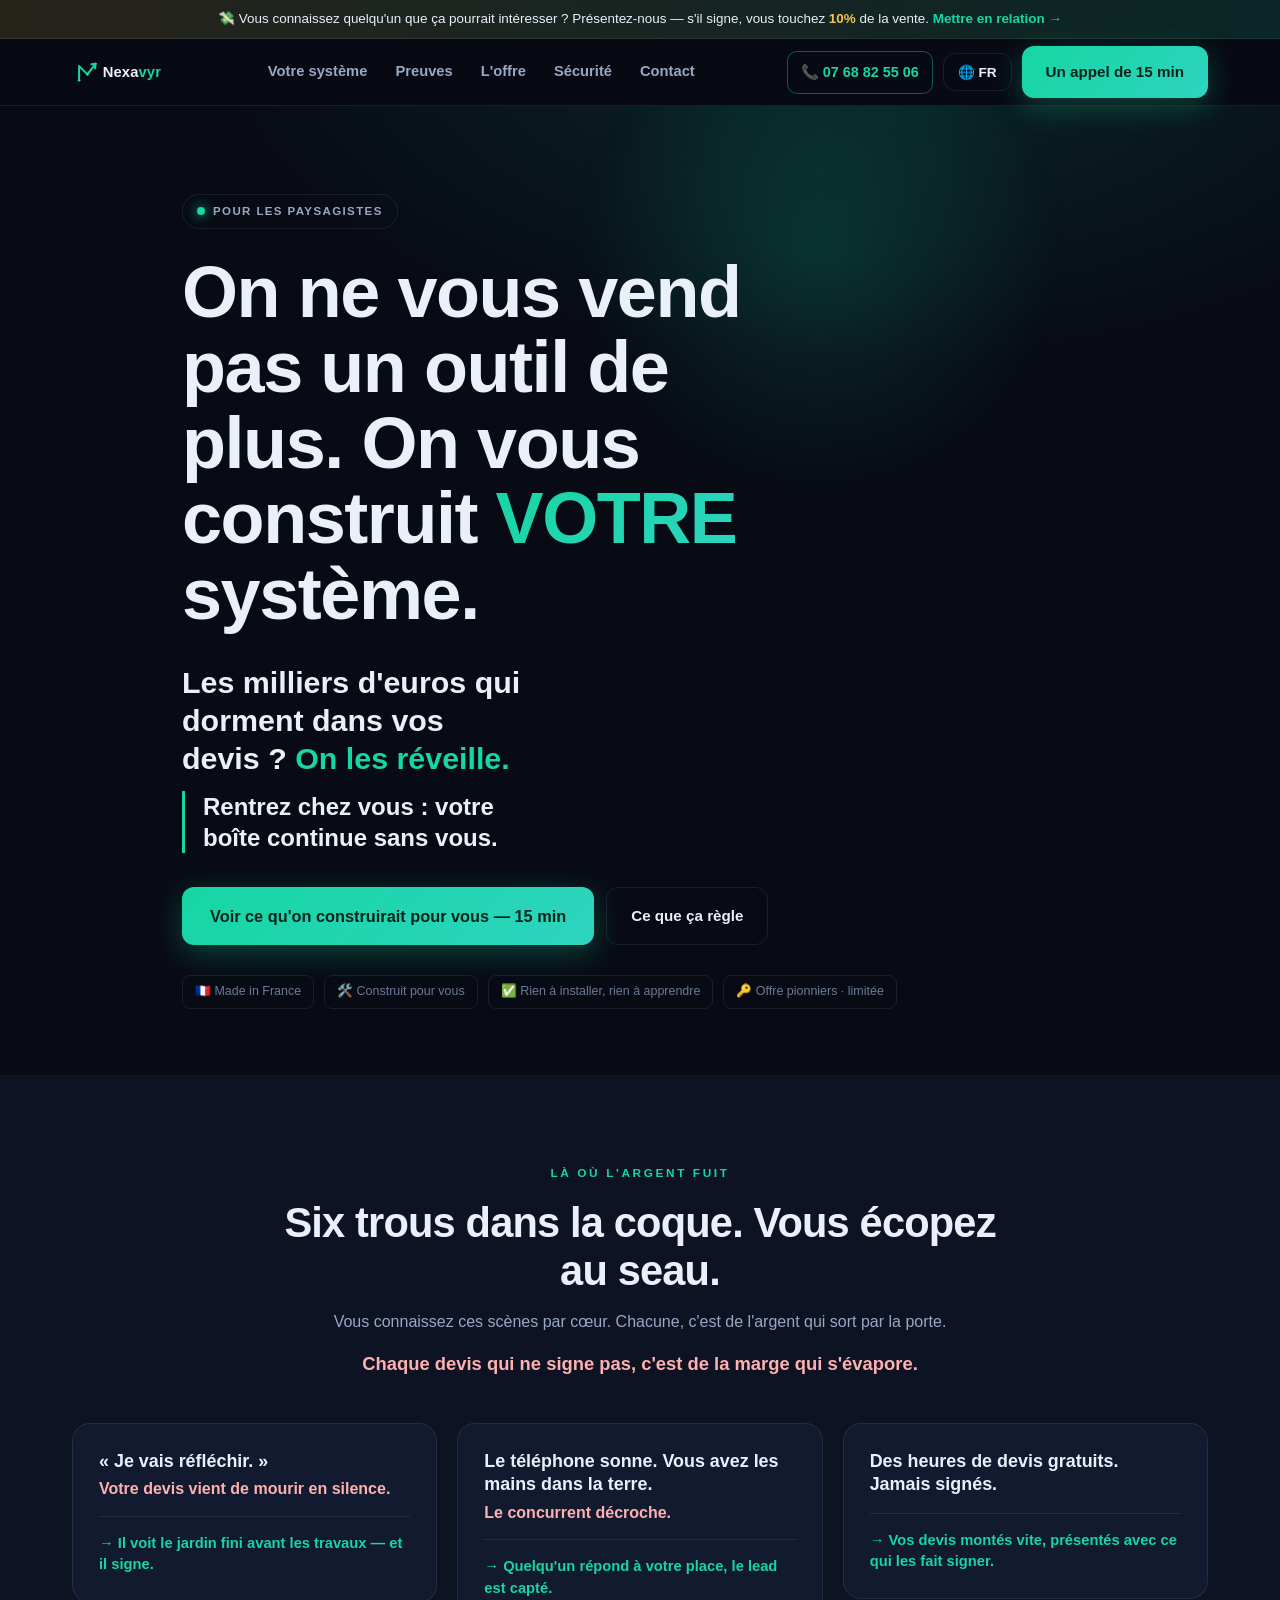
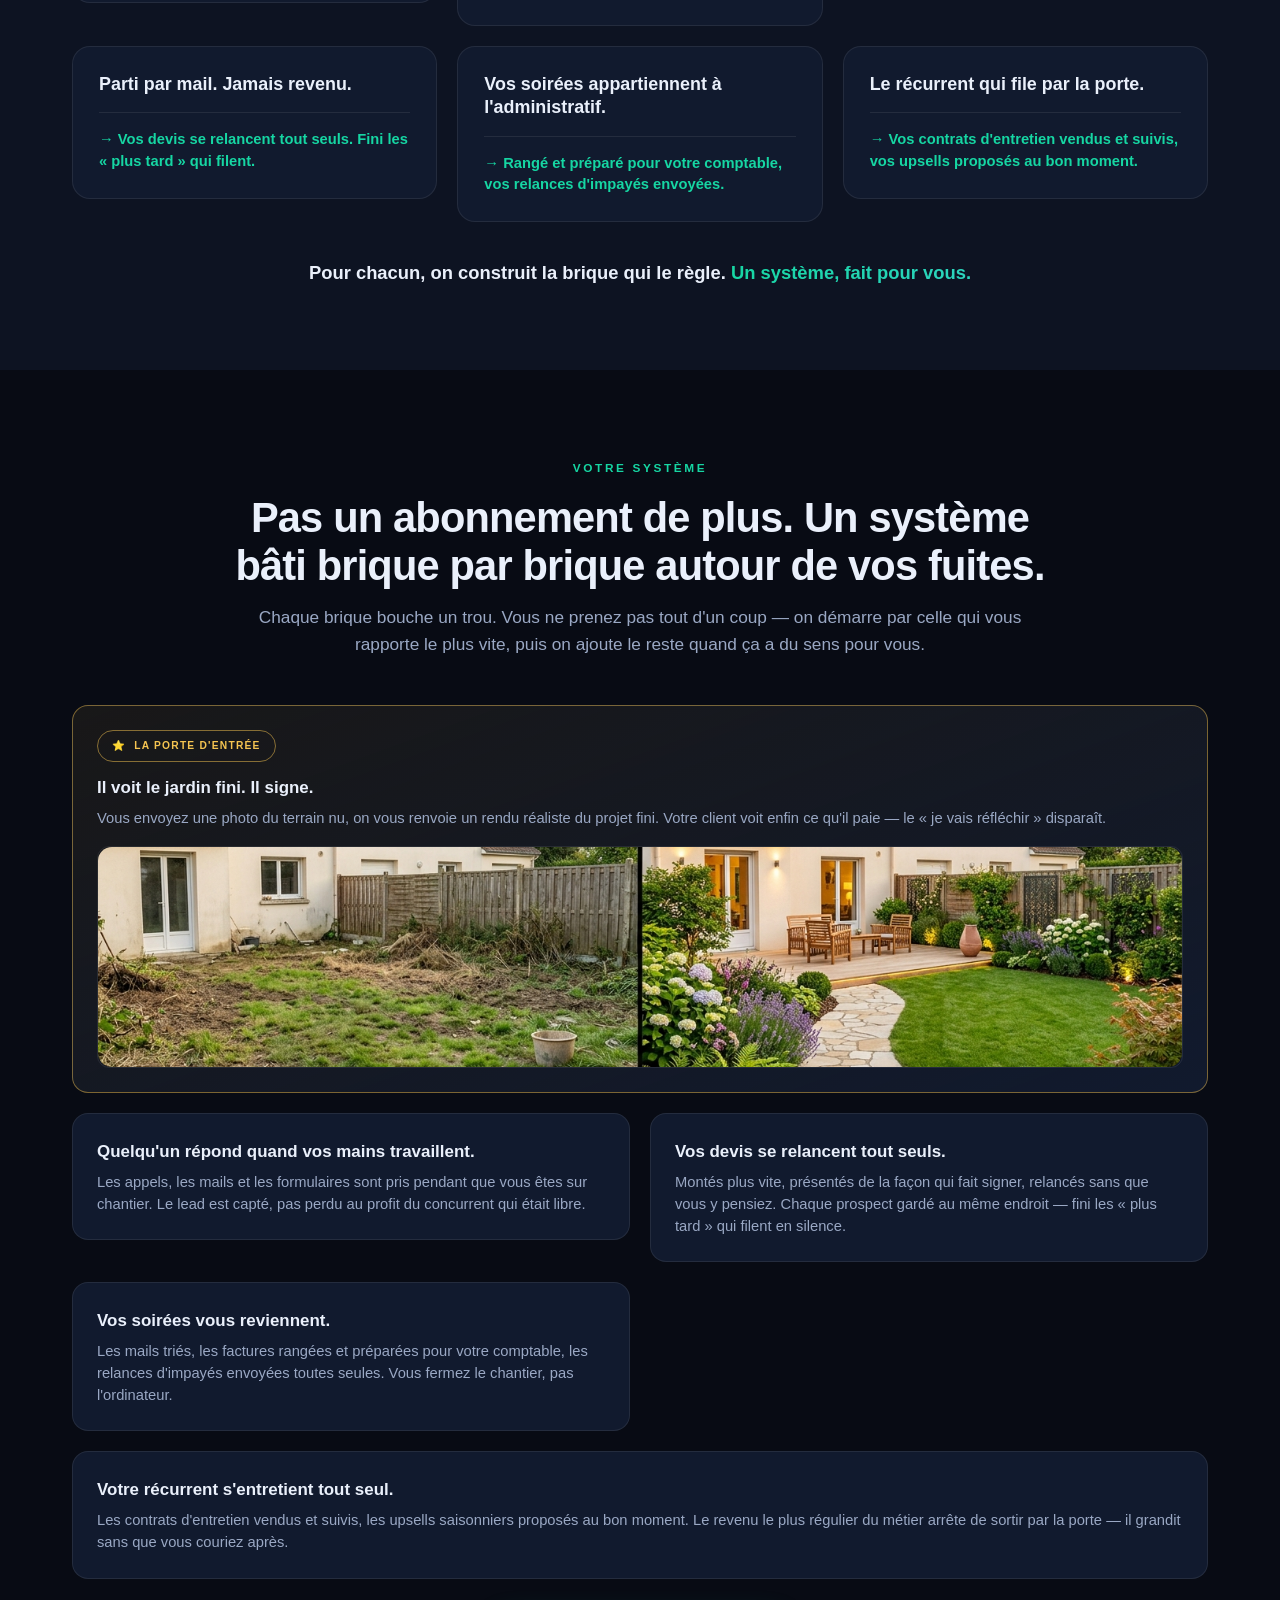
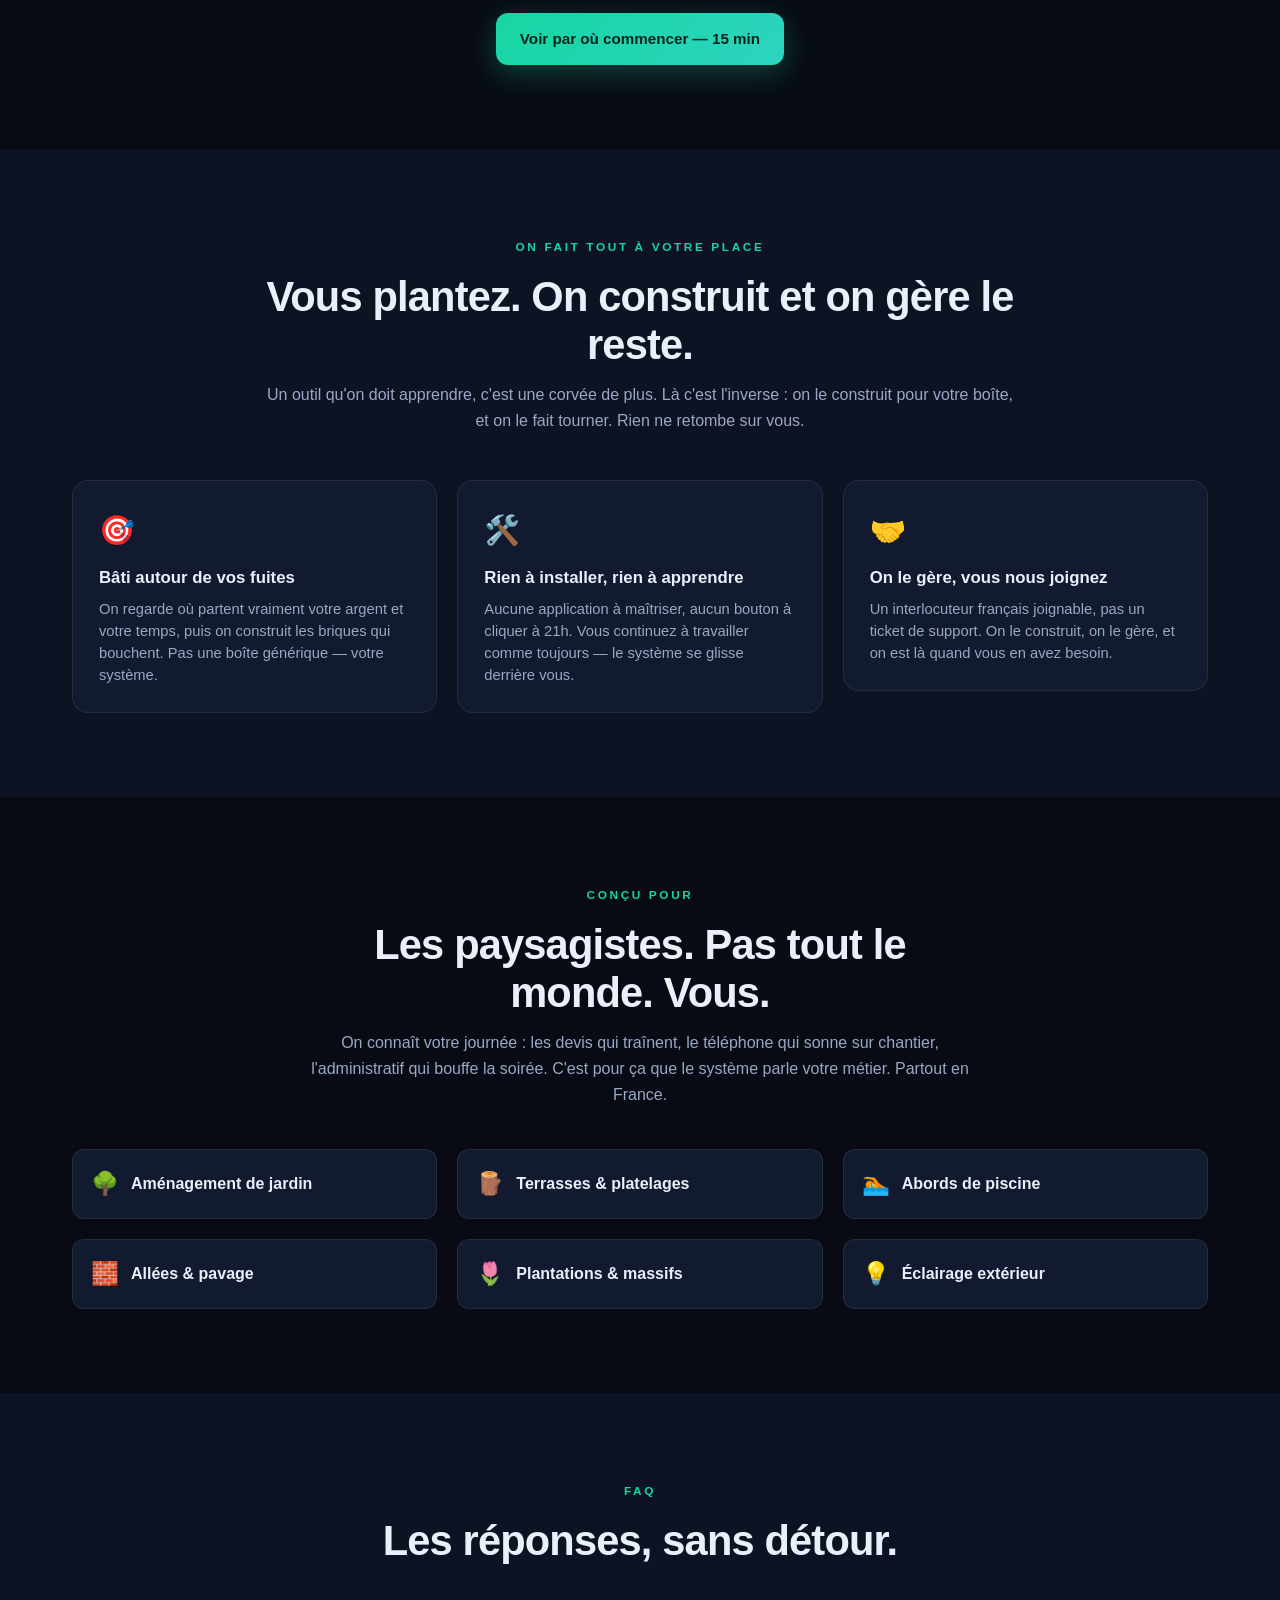
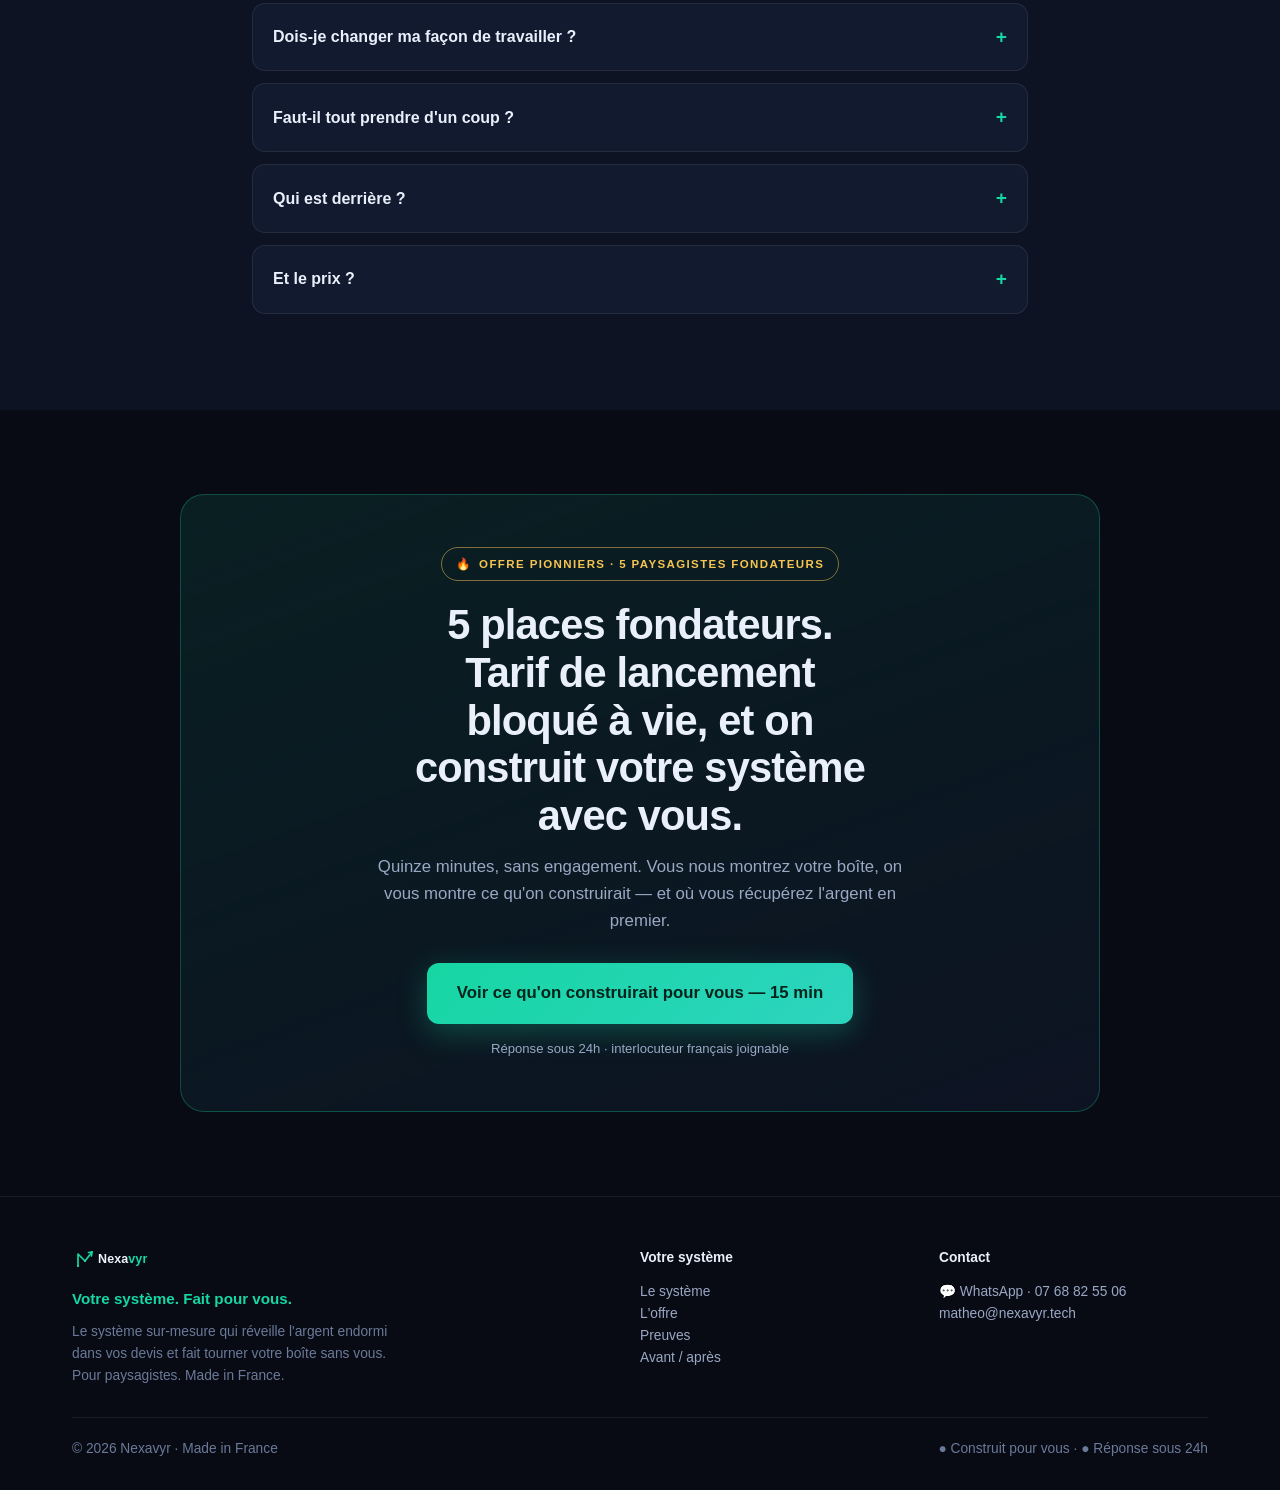
<file: index.html>
<!DOCTYPE html>
<html lang="fr">
<head>
<meta charset="UTF-8">
<meta name="viewport" content="width=device-width, initial-scale=1, maximum-scale=5, viewport-fit=cover">
<title>Nexavyr · On vous construit VOTRE système (paysagistes)</title>
<meta name="description" content="On ne vous vend pas un outil de plus. On vous construit VOTRE système sur-mesure : les milliers d'euros qui dorment dans vos devis, on les réveille — et votre boîte tourne sans vous. Pour les paysagistes. Made in France.">
<meta property="og:title" content="Nexavyr · On vous construit VOTRE système">
<meta property="og:description" content="Le système sur-mesure qui réveille l'argent endormi dans vos devis et fait tourner votre boîte sans vous. Pour paysagistes. Made in France.">
<meta property="og:type" content="website">
<link rel="icon" type="image/svg+xml" href="favicon.svg">
<link rel="stylesheet" href="style.css">
<style>
  /* ===== index — styles spécifiques ===== */
  .hero{padding:88px 0 66px;background:radial-gradient(1100px 560px at 68% -8%,rgba(22,214,163,.14),transparent 60%);overflow:hidden;position:relative}
  .hero>.wrap{position:relative;z-index:1;max-width:960px}
  .hero .pill{margin-bottom:26px}
  .hero h1{font-size:clamp(2.5rem,6.4vw,4.5rem);line-height:1.05;max-width:15ch}
  .hero h1 em{font-style:normal;background:var(--grad);-webkit-background-clip:text;background-clip:text;color:transparent}
  .hero .argent{font-size:clamp(1.3rem,3vw,1.9rem);font-weight:800;margin:30px 0 6px;line-height:1.25;max-width:22ch}
  .hero .argent u{text-decoration:none;color:var(--acc)}
  .hero .temps{font-size:clamp(1.1rem,2.4vw,1.5rem);font-weight:800;color:var(--txt);margin:14px 0 34px;line-height:1.3;border-left:3px solid var(--acc);padding-left:18px;max-width:24ch}
  .hero-cta{display:flex;gap:12px;flex-wrap:wrap;margin-bottom:30px}
  .hero .btn-pri{font-size:1.02rem;padding:16px 28px}
  .trust-row{display:flex;flex-wrap:wrap;gap:10px}
  .trust-row span{font-size:.78rem;color:var(--dim);border:1px solid var(--line);padding:6px 12px;border-radius:8px}
  #nxHeroGlow{position:absolute;top:-14%;left:64%;width:560px;height:560px;border-radius:50%;background:radial-gradient(circle,rgba(22,214,163,.16),transparent 62%);filter:blur(8px);transform:translate(-50%,0);animation:nxBreathe 9s ease-in-out infinite;pointer-events:none;z-index:0}
  @keyframes nxBreathe{0%,100%{opacity:.45;transform:translate(-50%,0) scale(1)}50%{opacity:.8;transform:translate(-50%,0) scale(1.12)}}
  @media(prefers-reduced-motion:reduce){#nxHeroGlow{animation:none}}

  /* 6 douleurs */
  .pain-grid{grid-template-columns:repeat(3,1fr)}
  @media(max-width:900px){.pain-grid{grid-template-columns:repeat(2,1fr)}}
  @media(max-width:640px){.pain-grid{grid-template-columns:1fr}}
  .paincard{background:var(--card);border:1px solid var(--line);border-radius:18px;padding:26px;display:flex;flex-direction:column}
  .paincard .p{font-size:1.12rem;font-weight:800;line-height:1.3;color:var(--txt)}
  .paincard .p b{color:var(--red)}
  .paincard .fix{margin-top:16px;padding-top:16px;border-top:1px solid var(--line);font-size:.92rem;color:var(--acc);font-weight:700;line-height:1.45}
  .redline{display:block;color:#ffb0b0;font-weight:800;font-size:1rem;margin-top:6px}
  .fil-rouge{max-width:760px;margin:38px auto 0;text-align:center;font-size:1.15rem;font-weight:800;line-height:1.4}
  .fil-rouge span{background:var(--grad);-webkit-background-clip:text;background-clip:text;color:transparent}

  /* système / briques */
  .sys-grid{grid-template-columns:repeat(2,1fr)}
  @media(max-width:760px){.sys-grid{grid-template-columns:1fr}}
  .brick{background:var(--card);border:1px solid var(--line);border-radius:16px;padding:24px}
  .brick.lead-brick{border-color:rgba(245,196,81,.45);background:linear-gradient(160deg,rgba(245,196,81,.07),var(--card))}
  .brick .bt{font-weight:800;font-size:1.06rem;margin-bottom:6px}
  .brick .bd{color:var(--muted);font-size:.92rem;line-height:1.5}
  .brick .bimg{margin-top:16px;border-radius:12px;overflow:hidden;border:1px solid var(--line)}
  .brick .bimg img{width:100%;display:block}

  /* pourquoi sur-mesure */
  .why-grid{grid-template-columns:repeat(3,1fr)}
  @media(max-width:820px){.why-grid{grid-template-columns:1fr}}
  .why{background:var(--card);border:1px solid var(--line);border-radius:16px;padding:26px}
  .why .wi{font-size:1.8rem;display:block;margin-bottom:12px}
  .why b{font-size:1.05rem;display:block;margin-bottom:6px}
  .why p{color:var(--muted);font-size:.92rem;line-height:1.5}

  /* secteurs */
  .sect-grid{grid-template-columns:repeat(3,1fr)}
  @media(max-width:760px){.sect-grid{grid-template-columns:repeat(2,1fr)}}
  @media(max-width:460px){.sect-grid{grid-template-columns:1fr}}
  .sect{display:flex;align-items:center;gap:12px;padding:16px 18px;border:1px solid var(--line);border-radius:12px;background:var(--card);font-weight:600}
  .sect .e{font-size:1.4rem}

  /* rareté / final */
  .final{background:linear-gradient(160deg,rgba(22,214,163,.1),var(--bg2));border:1px solid rgba(22,214,163,.28);border-radius:24px;padding:52px 34px;text-align:center;max-width:920px;margin:0 auto}
  .final h2{max-width:20ch;margin:0 auto}
</style>
</head>
<body>

<div class="promo-bar" data-en="💸 Know someone this could help? Introduce them — if they sign, you earn <b>10%</b> of the sale. <a href='contact.html'>Refer someone →</a>">💸 Vous connaissez quelqu'un que ça pourrait intéresser ? Présentez-nous — s'il signe, vous touchez <b>10%</b> de la vente. <a href="contact.html">Mettre en relation →</a></div>

<header>
  <div class="wrap"><nav>
    <a class="logo" href="index.html"><img src="logo.svg" alt="Nexavyr" style="height:26px;display:block"></a>
    <div class="nav-links">
      <a href="produit.html" data-en="Your system">Votre système</a>
      <a href="preuves.html" data-en="Proof">Preuves</a>
      <a href="tarifs.html" data-en="The offer">L'offre</a>
      <a href="tarifs.html#securite" data-en="Security">Sécurité</a>
      <a href="contact.html" data-en="Contact">Contact</a>
    </div>
    <div class="nav-cta">
      <a href="tel:+33768825506" class="nav-call">📞 07 68 82 55 06</a>
      <button class="btn btn-gho lang-btn" onclick="nxToggleLang()">🌐 FR</button>
      <a href="https://cal.eu/matheo-nexavyr/decouverte" target="_blank" rel="noopener" class="btn btn-pri" data-en="15-min call">Un appel de 15 min</a>
    </div>
  </nav></div>
</header>

<!-- HERO — 3 piliers -->
<section class="hero">
  <div id="nxHeroGlow" aria-hidden="true"></div>
  <div class="wrap">
    <span class="pill"><span class="dot"></span> <span data-en="For landscapers">Pour les paysagistes</span></span>
    <h1 data-en="We don't sell you one more tool. We build you <em>YOUR</em> system.">On ne vous vend pas un outil de plus. On vous construit <em>VOTRE</em> système.</h1>
    <p class="argent" data-en="The thousands of euros asleep in your quotes? <u>We wake them up.</u>">Les milliers d'euros qui dorment dans vos devis&nbsp;? <u>On les réveille.</u></p>
    <p class="temps" data-en="Go home: your business keeps running without you.">Rentrez chez vous&nbsp;: votre boîte continue sans vous.</p>
    <div class="hero-cta">
      <a href="https://cal.eu/matheo-nexavyr/decouverte" target="_blank" rel="noopener" class="btn btn-pri" data-en="See what we'd build for you — 15 min">Voir ce qu'on construirait pour vous — 15 min</a>
      <a href="#douleurs" class="btn btn-gho" data-en="What it fixes">Ce que ça règle</a>
    </div>
    <div class="trust-row">
      <span>🇫🇷 Made in France</span>
      <span data-en="🛠️ Built for you">🛠️ Construit pour vous</span>
      <span data-en="✅ Nothing to install, nothing to learn">✅ Rien à installer, rien à apprendre</span>
      <span data-en="🔑 Founders offer · limited">🔑 Offre pionniers · limitée</span>
    </div>
  </div>
</section>

<!-- LES 6 DOULEURS -->
<section id="douleurs" style="background:var(--bg2)">
  <div class="wrap">
    <div class="center" style="max-width:760px;margin:0 auto 46px">
      <span class="eyebrow" data-en="Where the money leaks">Là où l'argent fuit</span>
      <h2 data-en="Six holes in the boat. You bail with a bucket.">Six trous dans la coque. Vous écopez au seau.</h2>
      <p class="muted" style="margin-top:14px" data-en="You know these scenes by heart. Each one is money walking out the door.">Vous connaissez ces scènes par cœur. Chacune, c'est de l'argent qui sort par la porte.</p>
      <p style="margin-top:18px;font-size:1.15rem;font-weight:800;line-height:1.35;color:#ffb0b0" data-en="Every quote that doesn't sign is margin evaporating.">Chaque devis qui ne signe pas, c'est de la marge qui s'évapore.</p>
    </div>
    <div class="grid pain-grid">

      <div class="paincard reveal">
        <div class="p" data-en="<b>&laquo; I'll think about it. &raquo;</b><span class='redline'>Your quote just died in silence.</span>">« Je vais réfléchir. »<span class="redline">Votre devis vient de mourir en silence.</span></div>
        <div class="fix" data-en="→ He sees the finished garden before the work — and he signs.">→ Il voit le jardin fini avant les travaux — et il signe.</div>
      </div>

      <div class="paincard reveal">
        <div class="p" data-en="<b>The phone rings. Your hands are in the dirt.</b><span class='redline'>The competitor picks up.</span>">Le téléphone sonne. Vous avez les mains dans la terre.<span class="redline">Le concurrent décroche.</span></div>
        <div class="fix" data-en="→ Someone answers in your place, the lead is captured.">→ Quelqu'un répond à votre place, le lead est capté.</div>
      </div>

      <div class="paincard reveal">
        <div class="p" data-en="<b>Hours of free quotes. Never signed.</b>">Des heures de devis gratuits. Jamais signés.</div>
        <div class="fix" data-en="→ Your quotes built fast, presented with what makes them sign.">→ Vos devis montés vite, présentés avec ce qui les fait signer.</div>
      </div>

      <div class="paincard reveal">
        <div class="p" data-en="<b>Gone by email. Never came back.</b>">Parti par mail. Jamais revenu.</div>
        <div class="fix" data-en="→ Your quotes follow themselves up. No more « later » that slips away.">→ Vos devis se relancent tout seuls. Fini les « plus tard » qui filent.</div>
      </div>

      <div class="paincard reveal">
        <div class="p" data-en="<b>Your evenings belong to the paperwork.</b>">Vos soirées appartiennent à l'administratif.</div>
        <div class="fix" data-en="→ Sorted and prepared for your accountant, your unpaid-invoice reminders sent.">→ Rangé et préparé pour votre comptable, vos relances d'impayés envoyées.</div>
      </div>

      <div class="paincard reveal">
        <div class="p" data-en="<b>The recurring revenue slipping out the door.</b>">Le récurrent qui file par la porte.</div>
        <div class="fix" data-en="→ Your maintenance contracts sold and tracked, your upsells offered at the right time.">→ Vos contrats d'entretien vendus et suivis, vos upsells proposés au bon moment.</div>
      </div>

    </div>
    <p class="fil-rouge reveal" data-en="For each one, we build the brick that fixes it. <span>One system, made for you.</span>">Pour chacun, on construit la brique qui le règle. <span>Un système, fait pour vous.</span></p>
  </div>
</section>

<!-- LA SOLUTION = votre système sur-mesure -->
<section id="systeme">
  <div class="wrap">
    <div class="center" style="max-width:820px;margin:0 auto 46px">
      <span class="eyebrow" data-en="Your system">Votre système</span>
      <h2 data-en="Not one more subscription. A system built brick by brick around your leaks.">Pas un abonnement de plus. Un système bâti brique par brique autour de vos fuites.</h2>
      <p class="muted" style="margin-top:14px;font-size:1.08rem" data-en="Each brick closes one hole. You don't take them all at once — we start with the one that brings money back the fastest, then we add the rest as it makes sense for you.">Chaque brique bouche un trou. Vous ne prenez pas tout d'un coup — on démarre par celle qui vous rapporte le plus vite, puis on ajoute le reste quand ça a du sens pour vous.</p>
    </div>
    <div class="grid sys-grid">

      <div class="brick lead-brick reveal">
        <span class="pill" style="border-color:rgba(245,196,81,.5);color:var(--gold);font-size:.64rem">⭐ <span data-en="The way in">La porte d'entrée</span></span>
        <div class="bt" style="margin-top:12px" data-en="He sees the finished garden. He signs.">Il voit le jardin fini. Il signe.</div>
        <div class="bd" data-en="You send a photo of the bare plot, we send back a realistic render of the finished project. Your client finally sees what he's paying for — the &laquo; I'll think about it &raquo; disappears.">Vous envoyez une photo du terrain nu, on vous renvoie un rendu réaliste du projet fini. Votre client voit enfin ce qu'il paie — le « je vais réfléchir » disparaît.</div>
        <div class="bimg"><img src="rendu-avant-apres.png" alt="Rendu avant / après : un terrain nu transformé en jardin fini réaliste — terrasse, allée en pierre, massifs" loading="lazy"></div>
      </div>

      <div class="brick reveal">
        <div class="bt" data-en="Someone answers while your hands are busy.">Quelqu'un répond quand vos mains travaillent.</div>
        <div class="bd" data-en="Calls, emails and forms are picked up while you're on site. The lead is captured, not lost to the competitor who happened to be free.">Les appels, les mails et les formulaires sont pris pendant que vous êtes sur chantier. Le lead est capté, pas perdu au profit du concurrent qui était libre.</div>
      </div>

      <div class="brick reveal">
        <div class="bt" data-en="Your quotes follow themselves up.">Vos devis se relancent tout seuls.</div>
        <div class="bd" data-en="Built faster, presented the way that signs, followed up without you thinking about it. Every prospect kept in one place — no more « later » that quietly slips away.">Montés plus vite, présentés de la façon qui fait signer, relancés sans que vous y pensiez. Chaque prospect gardé au même endroit — fini les « plus tard » qui filent en silence.</div>
      </div>

      <div class="brick reveal">
        <div class="bt" data-en="Your evenings come back to you.">Vos soirées vous reviennent.</div>
        <div class="bd" data-en="Emails sorted, invoices filed and prepared for your accountant, unpaid-bill reminders sent on their own. You close the site, not the laptop.">Les mails triés, les factures rangées et préparées pour votre comptable, les relances d'impayés envoyées toutes seules. Vous fermez le chantier, pas l'ordinateur.</div>
      </div>

      <div class="brick reveal" style="grid-column:1/-1">
        <div class="bt" data-en="Your recurring revenue tends itself.">Votre récurrent s'entretient tout seul.</div>
        <div class="bd" data-en="Maintenance contracts sold and tracked, seasonal upsells surfaced at the right moment. The steadiest revenue in the trade stops walking out the door — it grows without you chasing it.">Les contrats d'entretien vendus et suivis, les upsells saisonniers proposés au bon moment. Le revenu le plus régulier du métier arrête de sortir par la porte — il grandit sans que vous couriez après.</div>
      </div>

    </div>
    <div class="center" style="margin-top:34px">
      <a href="https://cal.eu/matheo-nexavyr/decouverte" target="_blank" rel="noopener" class="btn btn-pri" data-en="See where to start — 15 min">Voir par où commencer — 15 min</a>
    </div>
  </div>
</section>

<!-- POURQUOI SUR-MESURE (done-for-you) -->
<section style="background:var(--bg2)">
  <div class="wrap">
    <div class="center" style="max-width:760px;margin:0 auto 46px">
      <span class="eyebrow" data-en="Done for you">On fait tout à votre place</span>
      <h2 data-en="You plant. We build and run the rest.">Vous plantez. On construit et on gère le reste.</h2>
      <p class="muted" style="margin-top:14px" data-en="A tool you have to learn is one more chore. This is the opposite: we build it for your business, and we keep it running. Nothing lands on your plate.">Un outil qu'on doit apprendre, c'est une corvée de plus. Là c'est l'inverse : on le construit pour votre boîte, et on le fait tourner. Rien ne retombe sur vous.</p>
    </div>
    <div class="grid why-grid">
      <div class="why reveal"><span class="wi">🎯</span><b data-en="Built around your leaks">Bâti autour de vos fuites</b><p data-en="We look at where your money and your time actually go, then we build the bricks that plug it. Not a generic box — your system.">On regarde où partent vraiment votre argent et votre temps, puis on construit les briques qui bouchent. Pas une boîte générique — votre système.</p></div>
      <div class="why reveal"><span class="wi">🛠️</span><b data-en="Nothing to install, nothing to learn">Rien à installer, rien à apprendre</b><p data-en="No app to master, no button to click at 9pm. You keep working the way you always have — the system slots in behind you.">Aucune application à maîtriser, aucun bouton à cliquer à 21h. Vous continuez à travailler comme toujours — le système se glisse derrière vous.</p></div>
      <div class="why reveal"><span class="wi">🤝</span><b data-en="We run it, you reach us">On le gère, vous nous joignez</b><p data-en="A reachable French contact, not a support ticket. We build it, we run it, and we're here when you need us.">Un interlocuteur français joignable, pas un ticket de support. On le construit, on le gère, et on est là quand vous en avez besoin.</p></div>
    </div>
  </div>
</section>

<!-- CONÇU POUR LES PAYSAGISTES -->
<section>
  <div class="wrap">
    <div class="center" style="max-width:680px;margin:0 auto 42px">
      <span class="eyebrow" data-en="Built for">Conçu pour</span>
      <h2 data-en="Landscapers. Not everyone. You.">Les paysagistes. Pas tout le monde. Vous.</h2>
      <p class="muted" style="margin-top:14px" data-en="We know your day: the quotes that stall, the phone that rings on site, the admin that eats the evening. That's why the system speaks your trade. Everywhere in France.">On connaît votre journée : les devis qui traînent, le téléphone qui sonne sur chantier, l'administratif qui bouffe la soirée. C'est pour ça que le système parle votre métier. Partout en France.</p>
    </div>
    <div class="grid sect-grid">
      <div class="sect reveal"><span class="e">🌳</span> <span data-en="Garden design">Aménagement de jardin</span></div>
      <div class="sect reveal"><span class="e">🪵</span> <span data-en="Terraces & decks">Terrasses & platelages</span></div>
      <div class="sect reveal"><span class="e">🏊</span> <span data-en="Pool surroundings">Abords de piscine</span></div>
      <div class="sect reveal"><span class="e">🧱</span> <span data-en="Paths & paving">Allées & pavage</span></div>
      <div class="sect reveal"><span class="e">🌷</span> <span data-en="Planting & beds">Plantations & massifs</span></div>
      <div class="sect reveal"><span class="e">💡</span> <span data-en="Garden lighting">Éclairage extérieur</span></div>
    </div>
  </div>
</section>

<!-- FAQ courte -->
<section style="background:var(--bg2)">
  <div class="wrap" style="max-width:820px">
    <div class="center" style="margin-bottom:38px">
      <span class="eyebrow">FAQ</span>
      <h2 data-en="Straight answers.">Les réponses, sans détour.</h2>
    </div>
    <div class="faq-item"><div class="faq-q" onclick="this.parentElement.classList.toggle('open')"><span data-en="Do I have to change how I work?">Dois-je changer ma façon de travailler ?</span><span class="pl">+</span></div><div class="faq-a" data-en="No. You keep working exactly as today. We build the system around you and run it — nothing new to learn, nothing to install.">Non. Vous continuez exactement comme aujourd'hui. On construit le système autour de vous et on le fait tourner — rien de neuf à apprendre, rien à installer.</div></div>
    <div class="faq-item"><div class="faq-q" onclick="this.parentElement.classList.toggle('open')"><span data-en="Do I have to take the whole thing at once?">Faut-il tout prendre d'un coup ?</span><span class="pl">+</span></div><div class="faq-a" data-en="No. We start with the brick that brings money back the fastest — usually getting your quotes signed — and we add the rest as it makes sense for you.">Non. On démarre par la brique qui rapporte le plus vite — souvent faire signer vos devis — et on ajoute le reste quand ça a du sens pour vous.</div></div>
    <div class="faq-item"><div class="faq-q" onclick="this.parentElement.classList.toggle('open')"><span data-en="Who's behind it?">Qui est derrière ?</span><span class="pl">+</span></div><div class="faq-a" data-en="Mathéo Maignan, founder of Nexavyr — a reachable French contact who builds your system and stays in the loop. Made in France.">Mathéo Maignan, fondateur de Nexavyr — un interlocuteur français joignable qui construit votre système et reste dans la boucle. Made in France.</div></div>
    <div class="faq-item"><div class="faq-q" onclick="this.parentElement.classList.toggle('open')"><span data-en="And the price?">Et le prix ?</span><span class="pl">+</span></div><div class="faq-a" data-en="It depends on the bricks your business actually needs. That's exactly what the 15-min call is for — we look at your leaks, then we tell you what we'd build.">Il dépend des briques dont votre boîte a vraiment besoin. C'est justement l'objet de l'appel de 15 min — on regarde vos fuites, puis on vous dit ce qu'on construirait.</div></div>
  </div>
</section>

<!-- RARETÉ + CTA final -->
<section>
  <div class="wrap">
    <div class="final reveal">
      <span class="pill" style="border-color:rgba(245,196,81,.5);color:var(--gold)">🔥 <span data-en="Founders offer · 5 founding landscapers">Offre pionniers · 5 paysagistes fondateurs</span></span>
      <h2 style="margin:20px auto 14px" data-en="5 founding seats. Launch rate locked for life, and we build your system with you.">5 places fondateurs. Tarif de lancement bloqué à vie, et on construit votre système avec vous.</h2>
      <p class="muted" style="max-width:560px;margin:0 auto 28px;font-size:1.05rem" data-en="Fifteen minutes, no strings. You show us your business, we show you what we'd build — and where you'd get the money back first.">Quinze minutes, sans engagement. Vous nous montrez votre boîte, on vous montre ce qu'on construirait — et où vous récupérez l'argent en premier.</p>
      <a href="https://cal.eu/matheo-nexavyr/decouverte" target="_blank" rel="noopener" class="btn btn-pri" style="font-size:1.05rem;padding:17px 30px" data-en="See what we'd build for you — 15 min">Voir ce qu'on construirait pour vous — 15 min</a>
      <p class="muted" style="font-size:.82rem;margin-top:14px" data-en="Reply within 24h · reachable French contact">Réponse sous 24h · interlocuteur français joignable</p>
    </div>
  </div>
</section>

<footer>
  <div class="wrap">
    <div class="foot-grid">
      <div>
        <div class="logo"><img src="logo.svg" alt="Nexavyr" style="height:22px"></div>
        <p style="color:#16d6a3;font-weight:700;margin:8px 0 0;font-size:.95rem" data-en="Your system. Built for you.">Votre système. Fait pour vous.</p>
        <p style="margin-top:10px;max-width:340px" data-en="The made-for-you system that wakes the money asleep in your quotes and keeps your business running without you. For landscapers. Made in France.">Le système sur-mesure qui réveille l'argent endormi dans vos devis et fait tourner votre boîte sans vous. Pour paysagistes. Made in France.</p>
      </div>
      <div><b style="color:var(--txt);display:block;margin-bottom:12px" data-en="Your system">Votre système</b>
        <a href="produit.html" data-en="The system">Le système</a><br><a href="tarifs.html" data-en="The offer">L'offre</a><br><a href="preuves.html" data-en="Proof">Preuves</a><br><a href="montage-chantier.html" data-en="Before / after">Avant / après</a></div>
      <div><b style="color:var(--txt);display:block;margin-bottom:12px" data-en="Contact">Contact</b>
        <a href="https://wa.me/33768825506">💬 WhatsApp · 07 68 82 55 06</a><br><a href="mailto:matheo@nexavyr.tech">matheo@nexavyr.tech</a></div>
    </div>
    <div class="foot-bottom"><span data-en="© 2026 Nexavyr · Made in France">© 2026 Nexavyr · Made in France</span><span data-en="● Built for you · ● Reply within 24h">● Construit pour vous · ● Réponse sous 24h</span></div>
  </div>
</footer>

<script src="i18n.js"></script>
<script>
  (function(){
    var els=document.querySelectorAll('.reveal');
    if('IntersectionObserver' in window){
      var io=new IntersectionObserver(function(es){es.forEach(function(e){if(e.isIntersecting)e.target.classList.add('in');});},{threshold:.12});
      els.forEach(function(el){io.observe(el);});
    } else { els.forEach(function(el){el.classList.add('in');}); }
    setTimeout(function(){ if(!document.querySelector('.reveal.in')){ els.forEach(function(el){el.classList.add('in');}); } },1600);
  })();
</script>
</body>
</html>
</file>
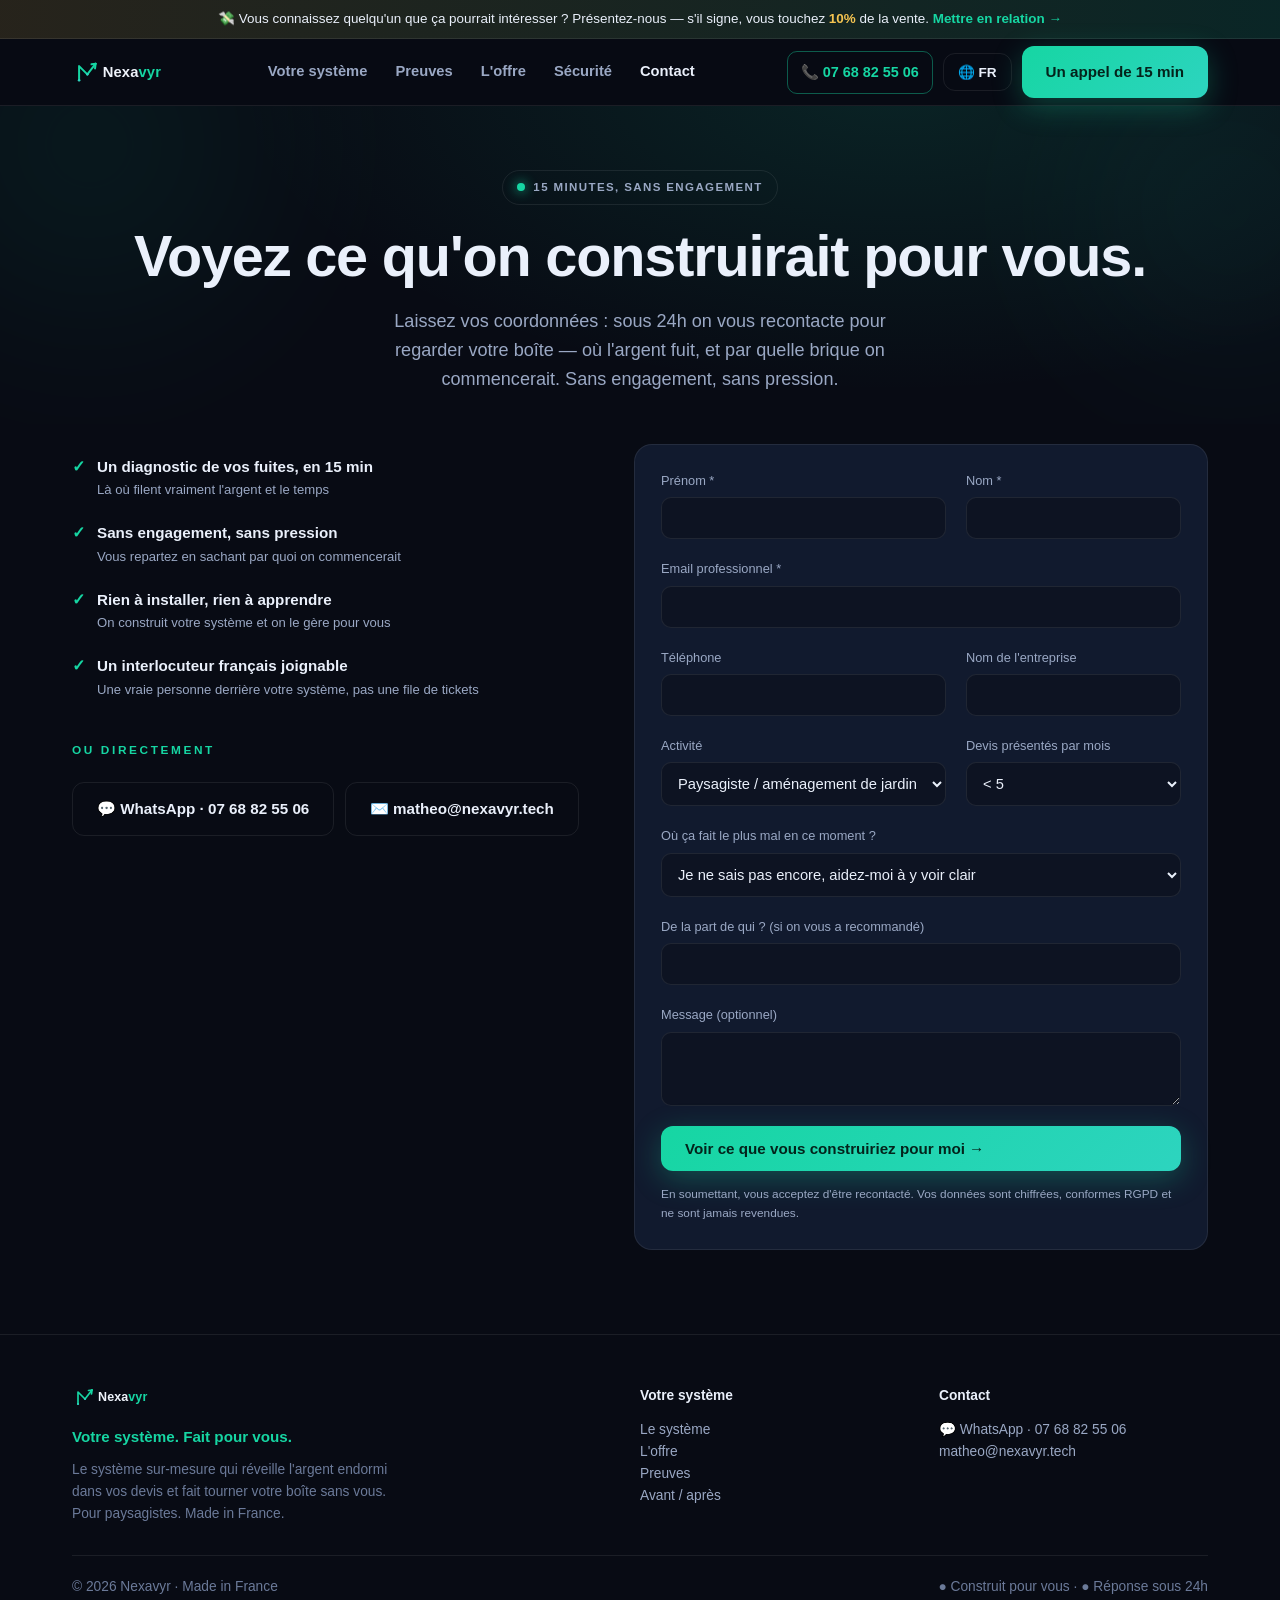
<file: contact.html>
<!DOCTYPE html>
<html lang="fr">
<head>
<meta charset="UTF-8">
<meta name="viewport" content="width=device-width, initial-scale=1">
<title>Contact · Voyez ce qu'on construirait pour vous · Nexavyr</title>
<meta name="description" content="Laissez vos coordonnées : sous 24h on regarde votre boîte, où l'argent fuit, et par quelle brique on construirait votre système. Sans engagement.">
<link rel="icon" type="image/svg+xml" href="favicon.svg">
<link rel="stylesheet" href="style.css">
</head>
<body>

<div class="promo-bar" data-en="💸 Know someone this could help? Introduce them — if they sign, you earn <b>10%</b> of the sale. <a href='contact.html'>Refer someone →</a>">💸 Vous connaissez quelqu'un que ça pourrait intéresser ? Présentez-nous — s'il signe, vous touchez <b>10%</b> de la vente. <a href="contact.html">Mettre en relation →</a></div>

<header>
  <div class="wrap"><nav>
    <a class="logo" href="index.html"><img src="logo.svg" alt="Nexavyr — Captez plus, gagnez plus" style="height:26px;display:block"></a>
    <div class="nav-links">
      <a href="produit.html" data-en="Your system">Votre système</a>
      <a href="preuves.html" data-en="Proof">Preuves</a>
      <a href="tarifs.html" data-en="The offer">L'offre</a>
      <a href="tarifs.html#securite" data-en="Security">Sécurité</a>
      <a href="contact.html" class="active" data-en="Contact">Contact</a>
    </div>
    <div class="nav-cta">
      <a href="tel:+33768825506" class="nav-call">📞 07 68 82 55 06</a>
      <button class="btn btn-gho lang-btn" onclick="nxToggleLang()">🌐 FR</button>
      <a href="https://cal.eu/matheo-nexavyr/decouverte" target="_blank" rel="noopener" class="btn btn-pri" data-en="15-min call">Un appel de 15 min</a>
    </div>
  </nav></div>
</header>

<!-- HERO -->
<section class="page-hero">
  <div class="wrap center">
    <span class="pill"><span class="dot"></span> <span data-en="15 minutes, no strings">15 minutes, sans engagement</span></span>
    <h1 style="margin-top:18px" data-en="See what we'd build for you.">Voyez ce qu'on construirait pour vous.</h1>
    <p class="lead" style="margin:18px auto 0" data-en="Leave your details: within 24h we get back to you to look at your business — where the money leaks, and which brick we'd build first. No commitment, no pressure.">Laissez vos coordonnées : sous 24h on vous recontacte pour regarder votre boîte — où l'argent fuit, et par quelle brique on commencerait. Sans engagement, sans pression.</p>
  </div>
</section>

<!-- PROMESSES + FORM -->
<section style="padding-top:20px">
  <div class="wrap">
    <div class="grid g2" style="align-items:start;gap:34px">
      <div>
        <div class="check"><span class="ck">✓</span><div><b data-en="A read on your leaks, in 15 min">Un diagnostic de vos fuites, en 15 min</b><small data-en="Where the money and the time actually walk out">Là où filent vraiment l'argent et le temps</small></div></div>
        <div class="check"><span class="ck">✓</span><div><b data-en="No commitment, no pressure">Sans engagement, sans pression</b><small data-en="You leave knowing what we'd build first">Vous repartez en sachant par quoi on commencerait</small></div></div>
        <div class="check"><span class="ck">✓</span><div><b data-en="Nothing to install, nothing to learn">Rien à installer, rien à apprendre</b><small data-en="We build your system and run it for you">On construit votre système et on le gère pour vous</small></div></div>
        <div class="check"><span class="ck">✓</span><div><b data-en="A reachable French contact">Un interlocuteur français joignable</b><small data-en="A real person behind your system, not a ticket queue">Une vraie personne derrière votre système, pas une file de tickets</small></div></div>
        <div style="margin-top:26px">
          <span class="eyebrow" data-en="Or directly">Ou directement</span><br>
          <a href="https://wa.me/33768825506" class="btn btn-gho" style="margin:6px 6px 0 0">💬 WhatsApp · 07 68 82 55 06</a>
          <a href="mailto:matheo@nexavyr.tech" class="btn btn-gho" style="margin:6px 0 0 0">✉️ matheo@nexavyr.tech</a>
        </div>
      </div>

      <div class="card" id="form">
        <!-- Formulaire réel : envoie la demande par email via Web3Forms (gratuit). -->
        <form id="quoteForm" class="grid g2">
          <input type="hidden" name="access_key" value="ad88f952-7ed4-48d7-b2aa-082eed0ad704">
          <input type="hidden" name="subject" value="🧱 Nouvelle demande — appel système Nexavyr">
          <input type="hidden" name="from_name" value="Site Nexavyr">
          <div class="field"><label data-en="First name *">Prénom *</label><input name="prenom" required></div>
          <div class="field"><label data-en="Last name *">Nom *</label><input name="nom" required></div>
          <div class="field full"><label data-en="Work email *">Email professionnel *</label><input type="email" name="email" required></div>
          <div class="field"><label data-en="Phone">Téléphone</label><input name="telephone"></div>
          <div class="field"><label data-en="Company name">Nom de l'entreprise</label><input name="entreprise"></div>
          <div class="field"><label data-en="Activity">Activité</label><select name="metier"><option data-en="Landscaping / garden design">Paysagiste / aménagement de jardin</option><option data-en="Terraces & decks">Terrasses & platelages</option><option data-en="Pool surroundings">Abords de piscine</option><option data-en="Paving / paths">Pavage / allées</option><option data-en="Other outdoor project">Autre projet extérieur</option></select></div>
          <div class="field"><label data-en="Quotes presented per month">Devis présentés par mois</label><select name="devis_par_mois"><option>&lt; 5</option><option data-en="5 to 15">5 à 15</option><option data-en="15 to 30">15 à 30</option><option>30+</option></select></div>
          <div class="field full"><label data-en="Where does it hurt most right now?">Où ça fait le plus mal en ce moment ?</label><select name="douleur"><option data-en="I don't know yet, help me see it">Je ne sais pas encore, aidez-moi à y voir clair</option><option data-en="Quotes that don't sign">Des devis qui ne signent pas</option><option data-en="Calls / leads I miss on site">Des appels / leads que je rate sur chantier</option><option data-en="Follow-ups and prospects slipping away">Les relances et prospects qui filent</option><option data-en="Admin eating my evenings">L'administratif qui bouffe mes soirées</option><option data-en="Recurring revenue I let slip">Le récurrent que je laisse filer</option><option data-en="A bit of everything">Un peu de tout ça</option></select></div>
          <div class="field full"><label data-en="Referred by whom? (if recommended)">De la part de qui ? (si on vous a recommandé)</label><input name="recommande_par"></div>
          <div class="field full"><label data-en="Message (optional)">Message (optionnel)</label><textarea name="message" rows="3"></textarea></div>
          <div class="full"><button class="btn btn-pri" type="submit" style="width:100%" data-en="See what you'd build for me →">Voir ce que vous construiriez pour moi →</button></div>
        </form>
        <div id="ok" style="display:none;text-align:center;padding:20px">
          <div style="font-size:2.4rem">✓</div>
          <b style="font-size:1.1rem" data-en="Thank you, got it!">Merci, c'est noté !</b>
          <p class="muted" style="margin-top:8px;font-size:.9rem" data-en="We'll get back to you within 24 working hours to look at your business and show you what we'd build.">On vous recontacte sous 24h ouvrées pour regarder votre boîte et vous montrer ce qu'on construirait.</p>
        </div>
        <p class="muted" style="font-size:.74rem;margin-top:14px" data-en="By submitting, you agree to be contacted. Your data is encrypted, GDPR-compliant and never resold.">En soumettant, vous acceptez d'être recontacté. Vos données sont chiffrées, conformes RGPD et ne sont jamais revendues.</p>
      </div>
    </div>
  </div>
</section>

<footer>
  <div class="wrap">
    <div class="foot-grid">
      <div>
        <div class="logo"><img src="logo.svg" alt="Nexavyr" style="height:22px"></div>
        <p style="color:#16d6a3;font-weight:700;margin:8px 0 0;font-size:.95rem" data-en="Your system. Built for you.">Votre système. Fait pour vous.</p>
        <p style="margin-top:10px;max-width:340px" data-en="The made-for-you system that wakes the money asleep in your quotes and keeps your business running without you. For landscapers. Made in France.">Le système sur-mesure qui réveille l'argent endormi dans vos devis et fait tourner votre boîte sans vous. Pour paysagistes. Made in France.</p>
      </div>
      <div><b style="color:var(--txt);display:block;margin-bottom:12px" data-en="Your system">Votre système</b>
        <a href="produit.html" data-en="The system">Le système</a><br><a href="tarifs.html" data-en="The offer">L'offre</a><br><a href="preuves.html" data-en="Proof">Preuves</a><br><a href="montage-chantier.html" data-en="Before / after">Avant / après</a></div>
      <div><b style="color:var(--txt);display:block;margin-bottom:12px" data-en="Contact">Contact</b>
        <a href="https://wa.me/33768825506">💬 WhatsApp · 07 68 82 55 06</a><br><a href="mailto:matheo@nexavyr.tech">matheo@nexavyr.tech</a></div>
    </div>
    <div class="foot-bottom"><span data-en="© 2026 Nexavyr · Made in France">© 2026 Nexavyr · Made in France</span><span data-en="● Built for you · ● Reply within 24h">● Construit pour vous · ● Réponse sous 24h</span></div>
  </div>
</footer>

<script src="i18n.js"></script>
<script>
  document.getElementById('quoteForm').addEventListener('submit', async function(e){
    e.preventDefault();
    const f = e.target;
    const en = document.documentElement.lang === 'en';
    if (f.access_key.value.includes('VOTRE_CLE')) {
      alert(en ? "⚠️ The form isn't connected yet (Web3Forms key missing). Your request was not sent."
               : "⚠️ Le formulaire n'est pas encore connecté (clé Web3Forms à ajouter). La demande n'a pas été envoyée.");
      return;
    }
    try {
      const r = await fetch('https://api.web3forms.com/submit', { method:'POST', body:new FormData(f) });
      if (r.ok) { f.style.display='none'; document.getElementById('ok').style.display='block'; }
      else alert(en ? "Something went wrong. Try again or call +33 7 68 82 55 06." : "Une erreur est survenue. Réessayez ou appelez le 07 68 82 55 06.");
    } catch (err) {
      alert(en ? "Network error. Please call +33 7 68 82 55 06." : "Erreur réseau. Appelez le 07 68 82 55 06.");
    }
  });
</script>
</body>
</html>
</file>
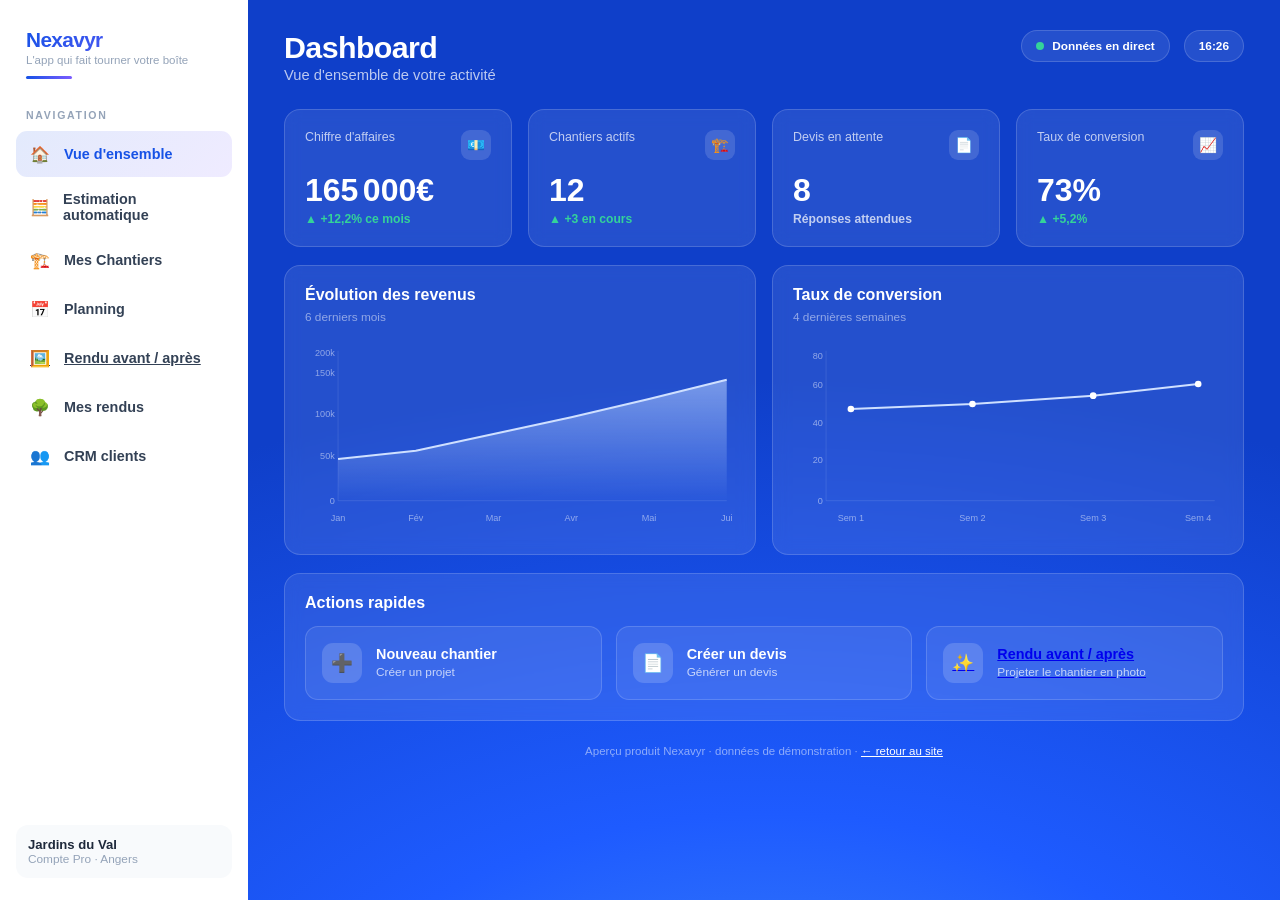
<file: dashboard.html>
<!DOCTYPE html>
<html lang="fr">
<head>
<meta charset="UTF-8">
<meta name="viewport" content="width=device-width, initial-scale=1">
<title>Nexavyr · Dashboard</title>
<style>
  :root{
    --blue1:#1652e6;--blue2:#3b82f6;--blue3:#60a5fa;
    --txt:#fff;--muted:rgba(255,255,255,.72);--dim:rgba(255,255,255,.5);
    --green:#34d399;--card:rgba(255,255,255,.09);--cardline:rgba(255,255,255,.16);
    --side:#ffffff;--sidetxt:#1e293b;--sidemuted:#94a3b8;--violet:#7c5cff;
  }
  *{margin:0;padding:0;box-sizing:border-box}
  body{font-family:-apple-system,BlinkMacSystemFont,"Segoe UI",Roboto,Arial,sans-serif;color:var(--txt);
    background:radial-gradient(1200px 700px at 60% 120%,#3b82f6 0%,#1e5bff 38%,#0f3fc9 100%);min-height:100vh;display:flex}
  /* SIDEBAR */
  .side{width:248px;background:var(--side);color:var(--sidetxt);min-height:100vh;padding:22px 16px;flex-shrink:0;display:flex;flex-direction:column}
  .brand{padding:6px 10px 4px}
  .brand .name{font-weight:900;font-size:1.3rem;letter-spacing:-.03em;background:linear-gradient(135deg,#1652e6,#7c5cff);-webkit-background-clip:text;background-clip:text;color:transparent}
  .brand .tag{font-size:.72rem;color:var(--sidemuted);margin-top:2px}
  .brand .bar{height:3px;width:46px;background:linear-gradient(90deg,#1652e6,#7c5cff);border-radius:3px;margin-top:10px}
  .navlbl{font-size:.66rem;letter-spacing:.16em;color:var(--sidemuted);font-weight:700;margin:26px 10px 10px}
  .nav a{display:flex;align-items:center;gap:12px;padding:11px 12px;border-radius:11px;color:#334155;font-size:.9rem;font-weight:600;cursor:pointer;transition:.15s;margin-bottom:3px}
  .nav a .i{width:24px;height:24px;display:flex;align-items:center;justify-content:center;font-size:1rem}
  .nav a:hover{background:#f1f5f9}
  .nav a.active{background:linear-gradient(135deg,rgba(22,82,230,.12),rgba(124,92,255,.12));color:#1652e6}
  .side-foot{margin-top:auto;padding:12px;border-radius:12px;background:#f8fafc;font-size:.74rem;color:var(--sidemuted)}
  .side-foot b{color:var(--sidetxt);display:block;font-size:.82rem}
  /* MAIN */
  .main{flex:1;padding:30px 36px;overflow-x:hidden}
  .head h1{font-size:1.9rem;font-weight:800;letter-spacing:-.02em}
  .head p{color:var(--muted);font-size:.92rem;margin-top:2px}
  .topright{position:absolute;top:30px;right:36px;display:flex;align-items:center;gap:14px}
  .chip{display:inline-flex;align-items:center;gap:8px;font-size:.74rem;font-weight:700;background:var(--card);border:1px solid var(--cardline);padding:8px 14px;border-radius:999px}
  .pulse{width:8px;height:8px;border-radius:50%;background:var(--green);animation:pulse 1.6s infinite}
  @keyframes pulse{0%{box-shadow:0 0 0 0 rgba(52,211,153,.6)}70%{box-shadow:0 0 0 8px rgba(52,211,153,0)}100%{box-shadow:0 0 0 0 rgba(52,211,153,0)}}
  /* STAT CARDS */
  .stats{display:grid;grid-template-columns:repeat(4,1fr);gap:16px;margin-top:26px}
  @media(max-width:1100px){.stats{grid-template-columns:repeat(2,1fr)}}
  .stat{background:var(--card);backdrop-filter:blur(8px);border:1px solid var(--cardline);border-radius:16px;padding:20px}
  .stat .top{display:flex;justify-content:space-between;align-items:flex-start}
  .stat .lab{font-size:.78rem;color:var(--muted)}
  .stat .ic{width:30px;height:30px;border-radius:9px;background:rgba(255,255,255,.14);display:flex;align-items:center;justify-content:center;font-size:.9rem}
  .stat .num{font-size:2rem;font-weight:900;margin-top:12px;font-variant-numeric:tabular-nums}
  .stat .delta{font-size:.76rem;color:var(--green);margin-top:3px;font-weight:600}
  /* CHARTS */
  .charts{display:grid;grid-template-columns:1fr 1fr;gap:16px;margin-top:18px}
  @media(max-width:1100px){.charts{grid-template-columns:1fr}}
  .chart{background:var(--card);backdrop-filter:blur(8px);border:1px solid var(--cardline);border-radius:16px;padding:20px}
  .chart h3{font-size:1rem;font-weight:700;margin-bottom:6px}
  .chart .sub{font-size:.74rem;color:var(--dim);margin-bottom:10px}
  svg{width:100%;height:auto;display:block}
  .axis{fill:var(--dim);font-size:11px}
  /* ACTIONS */
  .actions{background:var(--card);backdrop-filter:blur(8px);border:1px solid var(--cardline);border-radius:16px;padding:20px;margin-top:18px}
  .actions h3{font-size:1rem;font-weight:700;margin-bottom:14px}
  .act-grid{display:grid;grid-template-columns:repeat(3,1fr);gap:14px}
  @media(max-width:820px){.act-grid{grid-template-columns:1fr}}
  .act{display:flex;align-items:center;gap:14px;padding:16px;border-radius:13px;background:rgba(255,255,255,.07);border:1px solid var(--cardline);cursor:pointer;transition:.15s}
  .act:hover{background:rgba(255,255,255,.14);transform:translateY(-2px)}
  .act .ai{width:40px;height:40px;border-radius:11px;background:rgba(255,255,255,.16);display:flex;align-items:center;justify-content:center;font-size:1.1rem;flex-shrink:0}
  .act b{font-size:.9rem;display:block}
  .act small{font-size:.74rem;color:var(--muted)}
  .filmnote{text-align:center;color:var(--dim);font-size:.72rem;margin-top:24px}
  .filmnote a{color:#fff}
  .toast{position:fixed;bottom:24px;left:50%;transform:translateX(-50%) translateY(80px);background:#0f3fc9;border:1px solid var(--cardline);padding:12px 20px;border-radius:12px;font-size:.86rem;font-weight:600;transition:.3s;opacity:0;box-shadow:0 12px 40px rgba(0,0,0,.4)}
  .toast.show{transform:translateX(-50%) translateY(0);opacity:1}
</style>
</head>
<body>

  <!-- SIDEBAR -->
  <aside class="side">
    <div class="brand">
      <div class="name">Nexavyr</div>
      <div class="tag">L'app qui fait tourner votre boîte</div>
      <div class="bar"></div>
    </div>
    <div class="navlbl">NAVIGATION</div>
    <nav class="nav">
      <a class="active" onclick="toast('Vue d\'ensemble')"><span class="i">🏠</span> Vue d'ensemble</a>
      <a onclick="toast('Estimation automatique')"><span class="i">🧮</span> Estimation automatique</a>
      <a onclick="toast('Mes Chantiers')"><span class="i">🏗️</span> Mes Chantiers</a>
      <a onclick="toast('Planning')"><span class="i">📅</span> Planning</a>
      <a href="montage-chantier.html"><span class="i">🖼️</span> Rendu avant / après</a>
      <a onclick="toast('Mes rendus')"><span class="i">🌳</span> Mes rendus</a>
      <a onclick="toast('CRM clients')"><span class="i">👥</span> CRM clients</a>
    </nav>
    <div class="side-foot"><b>Jardins du Val</b>Compte Pro · Angers</div>
  </aside>

  <!-- MAIN -->
  <main class="main">
    <div class="topright">
      <span class="chip"><span class="pulse"></span> Données en direct</span>
      <span class="chip" id="clock">--:--</span>
    </div>
    <div class="head">
      <h1>Dashboard</h1>
      <p>Vue d'ensemble de votre activité</p>
    </div>

    <!-- STATS -->
    <div class="stats">
      <div class="stat"><div class="top"><span class="lab">Chiffre d'affaires</span><span class="ic">💶</span></div><div class="num" data-to="165000" data-money>0€</div><div class="delta">▲ +12,2% ce mois</div></div>
      <div class="stat"><div class="top"><span class="lab">Chantiers actifs</span><span class="ic">🏗️</span></div><div class="num" data-to="12">0</div><div class="delta">▲ +3 en cours</div></div>
      <div class="stat"><div class="top"><span class="lab">Devis en attente</span><span class="ic">📄</span></div><div class="num" data-to="8">0</div><div class="delta" style="color:var(--muted)">Réponses attendues</div></div>
      <div class="stat"><div class="top"><span class="lab">Taux de conversion</span><span class="ic">📈</span></div><div class="num" data-to="73" data-pct>0%</div><div class="delta">▲ +5,2%</div></div>
    </div>

    <!-- CHARTS -->
    <div class="charts">
      <div class="chart">
        <h3>Évolution des revenus</h3>
        <div class="sub">6 derniers mois</div>
        <svg viewBox="0 0 520 240" preserveAspectRatio="none" style="height:200px">
          <defs><linearGradient id="rev" x1="0" y1="0" x2="0" y2="1"><stop offset="0" stop-color="#bcd4ff" stop-opacity=".55"/><stop offset="1" stop-color="#bcd4ff" stop-opacity="0"/></linearGradient></defs>
          <g stroke="rgba(255,255,255,.12)"><line x1="40" y1="20" x2="40" y2="200"/><line x1="40" y1="200" x2="510" y2="200"/></g>
          <g class="axis" text-anchor="end"><text x="36" y="204">0</text><text x="36" y="150">50k</text><text x="36" y="100">100k</text><text x="36" y="50">150k</text><text x="36" y="26">200k</text></g>
          <path d="M40,150 L134,140 L228,120 L322,100 L416,78 L510,55 L510,200 L40,200 Z" fill="url(#rev)"/>
          <polyline points="40,150 134,140 228,120 322,100 416,78 510,55" fill="none" stroke="#cfe0ff" stroke-width="2.5"/>
          <g class="axis" text-anchor="middle"><text x="40" y="224">Jan</text><text x="134" y="224">Fév</text><text x="228" y="224">Mar</text><text x="322" y="224">Avr</text><text x="416" y="224">Mai</text><text x="510" y="224">Jui</text></g>
        </svg>
      </div>
      <div class="chart">
        <h3>Taux de conversion</h3>
        <div class="sub">4 dernières semaines</div>
        <svg viewBox="0 0 520 240" preserveAspectRatio="none" style="height:200px">
          <g stroke="rgba(255,255,255,.12)"><line x1="40" y1="20" x2="40" y2="200"/><line x1="40" y1="200" x2="510" y2="200"/></g>
          <g class="axis" text-anchor="end"><text x="36" y="204">0</text><text x="36" y="155">20</text><text x="36" y="110">40</text><text x="36" y="65">60</text><text x="36" y="30">80</text></g>
          <polyline points="70,90 217,84 363,74 490,60" fill="none" stroke="#cfe0ff" stroke-width="2.5"/>
          <g fill="#fff"><circle cx="70" cy="90" r="4"/><circle cx="217" cy="84" r="4"/><circle cx="363" cy="74" r="4"/><circle cx="490" cy="60" r="4"/></g>
          <g class="axis" text-anchor="middle"><text x="70" y="224">Sem 1</text><text x="217" y="224">Sem 2</text><text x="363" y="224">Sem 3</text><text x="490" y="224">Sem 4</text></g>
        </svg>
      </div>
    </div>

    <!-- ACTIONS -->
    <div class="actions">
      <h3>Actions rapides</h3>
      <div class="act-grid">
        <div class="act" onclick="toast('Nouveau chantier créé')"><span class="ai">➕</span><div><b>Nouveau chantier</b><small>Créer un projet</small></div></div>
        <div class="act" onclick="toast('Devis généré')"><span class="ai">📄</span><div><b>Créer un devis</b><small>Générer un devis</small></div></div>
        <a class="act" href="montage-chantier.html"><span class="ai">✨</span><div><b>Rendu avant / après</b><small>Projeter le chantier en photo</small></div></a>
      </div>
    </div>

    <p class="filmnote">Aperçu produit Nexavyr · données de démonstration · <a href="index.html">← retour au site</a></p>
  </main>

  <div class="toast" id="toast"></div>

<script>
  // compteurs animés
  document.querySelectorAll('.num[data-to]').forEach(el=>{
    const to=+el.dataset.to, money=el.hasAttribute('data-money'), pct=el.hasAttribute('data-pct');
    const dur=1100, t0=performance.now();
    function step(t){
      const k=Math.min(1,(t-t0)/dur), v=Math.round(to*(1-Math.pow(1-k,3)));
      el.textContent = money ? v.toLocaleString('fr-FR')+'€' : (pct ? v+'%' : v);
      if(k<1) requestAnimationFrame(step);
    }
    requestAnimationFrame(step);
  });
  // horloge
  function tick(){ document.getElementById('clock').textContent=new Date().toLocaleTimeString('fr-FR',{hour:'2-digit',minute:'2-digit'}); }
  tick(); setInterval(tick,1000);
  // toasts (clics)
  let tmo=null;
  function toast(msg){
    const t=document.getElementById('toast'); t.textContent='✓ '+msg; t.classList.add('show');
    clearTimeout(tmo); tmo=setTimeout(()=>t.classList.remove('show'),1800);
  }
</script>
</body>
</html>
</file>
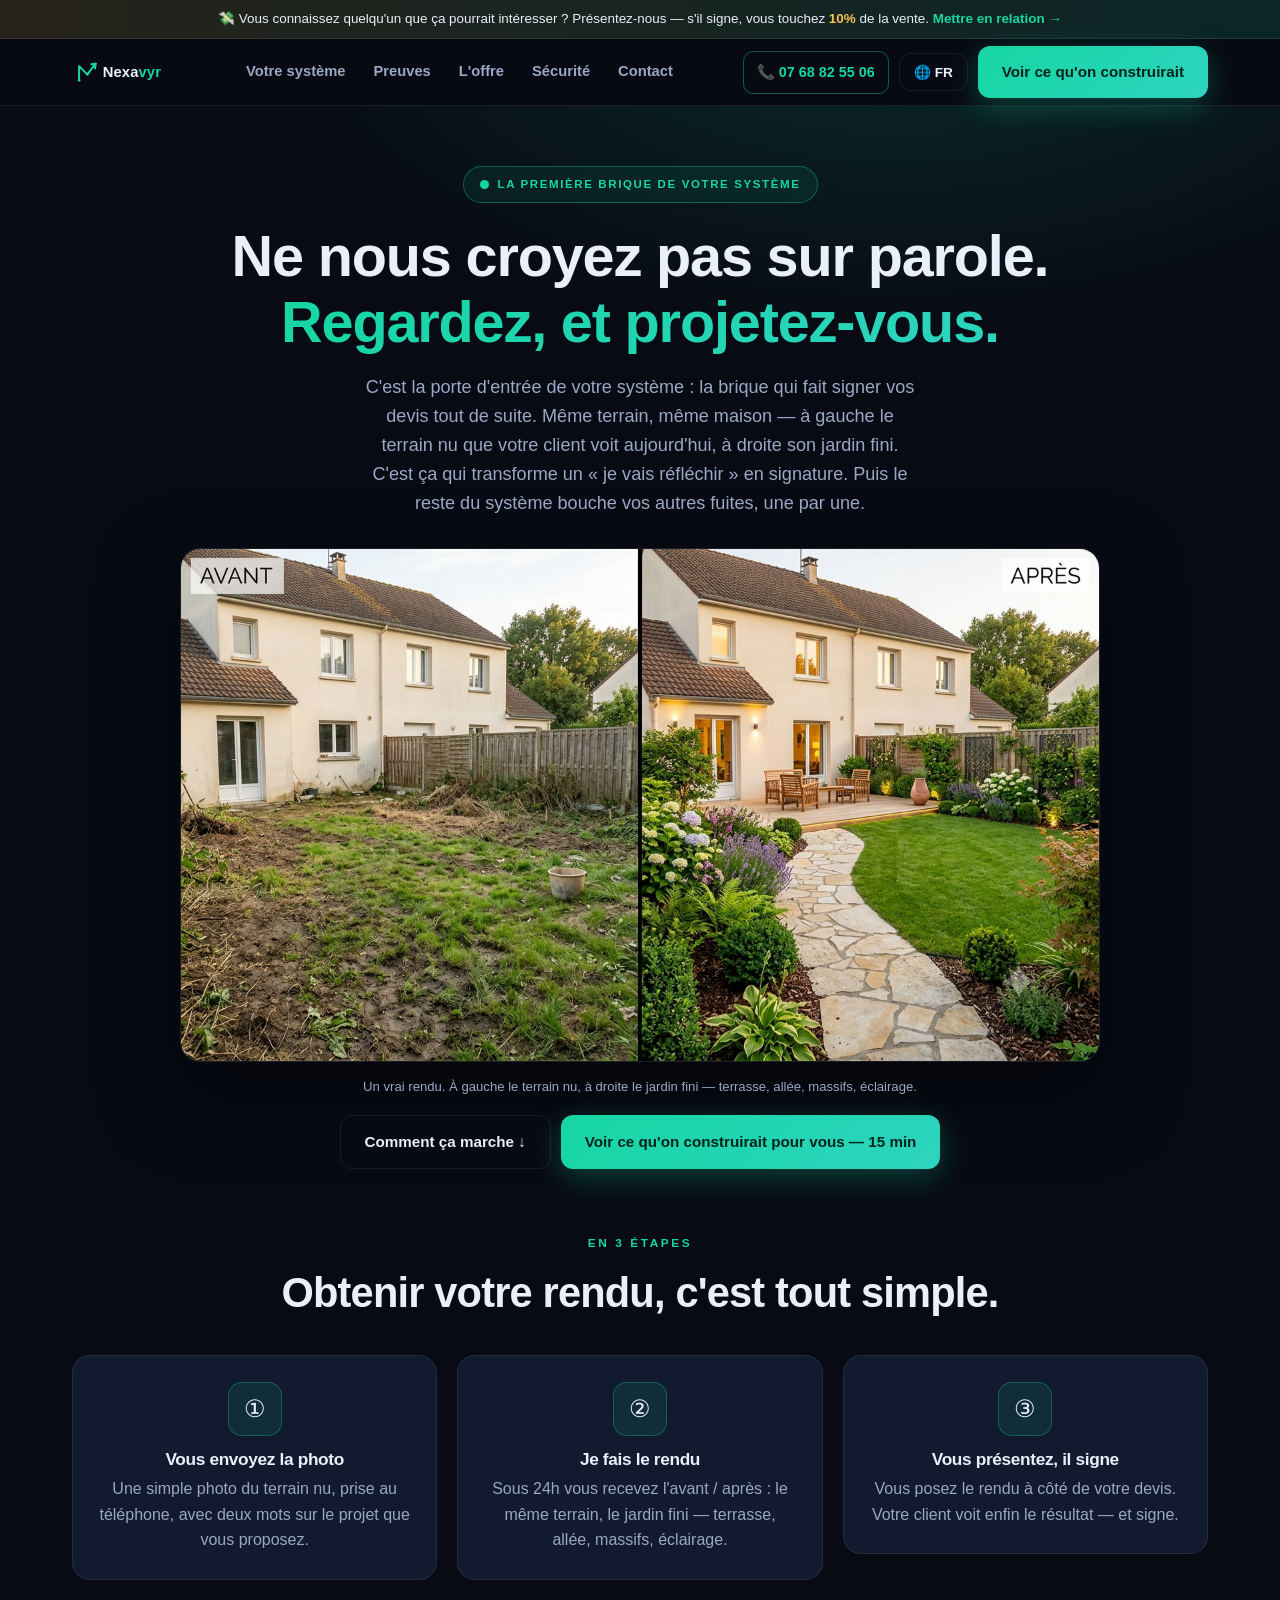
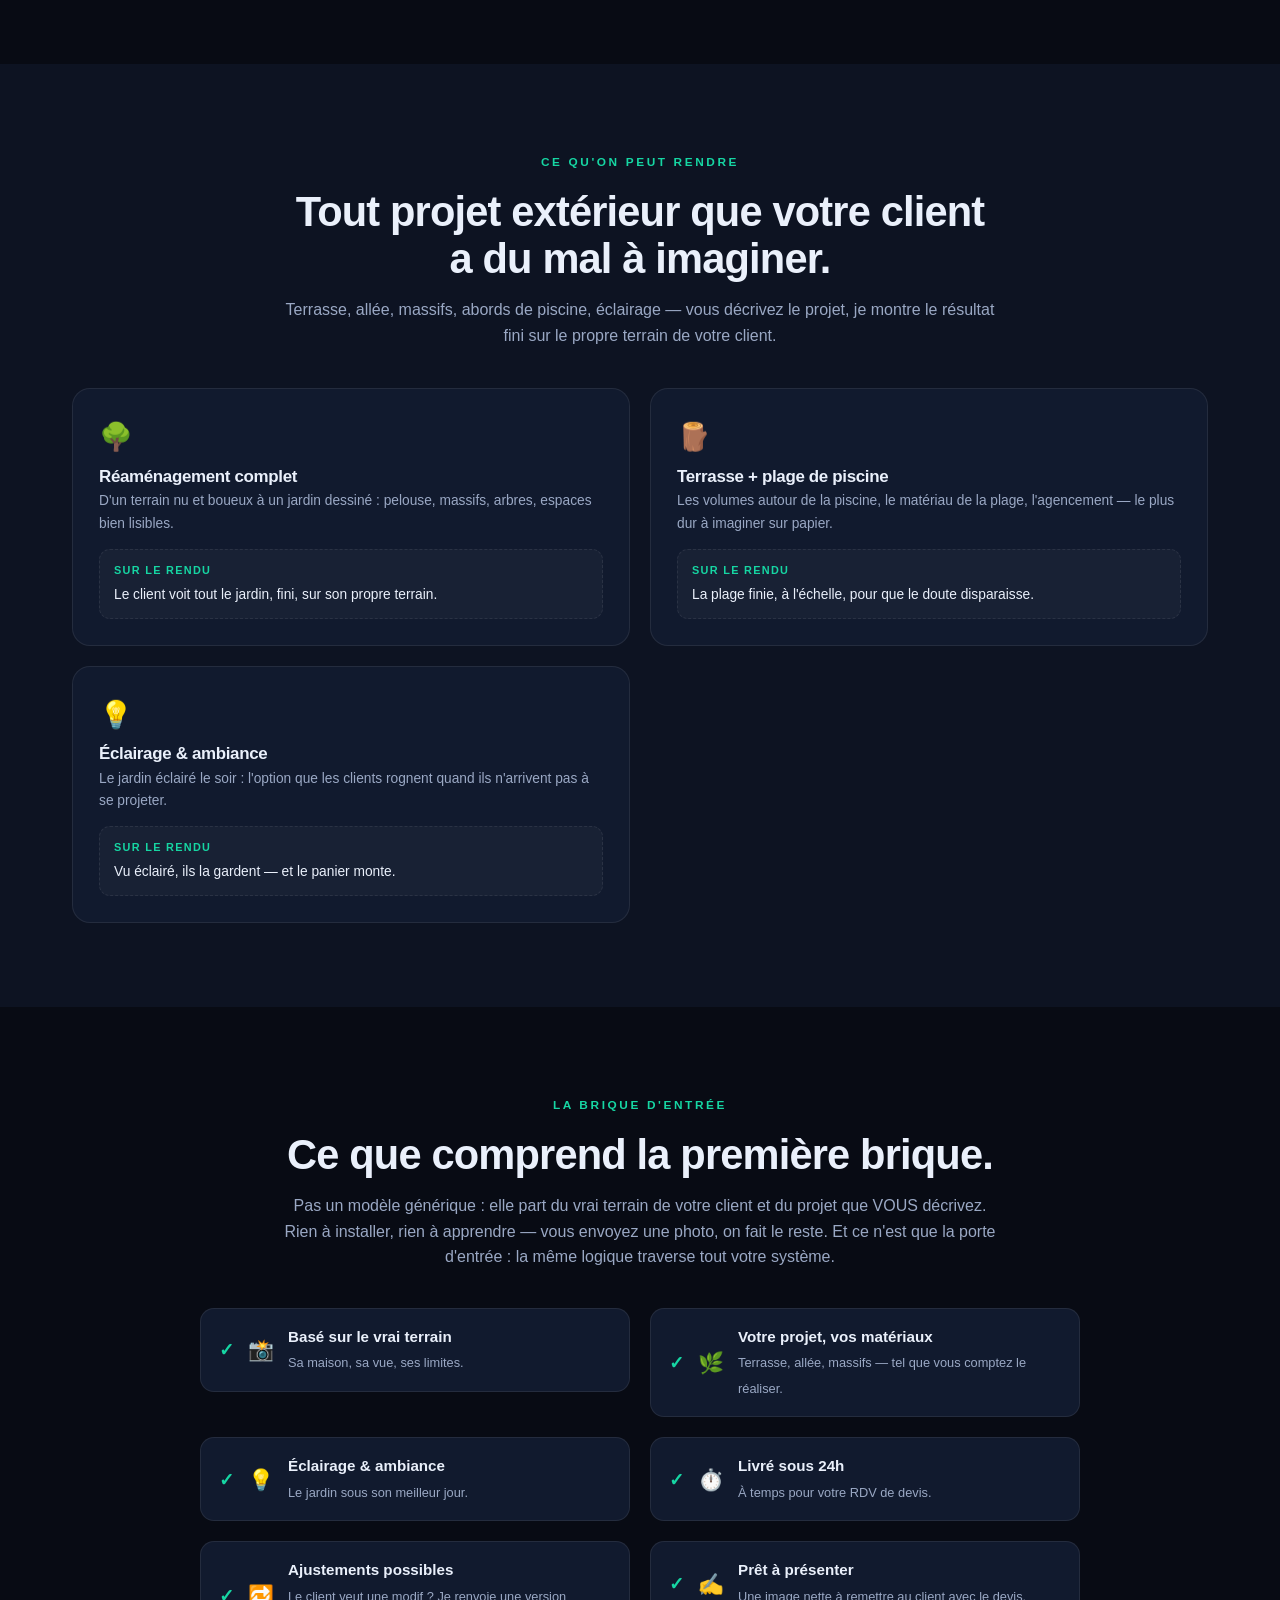
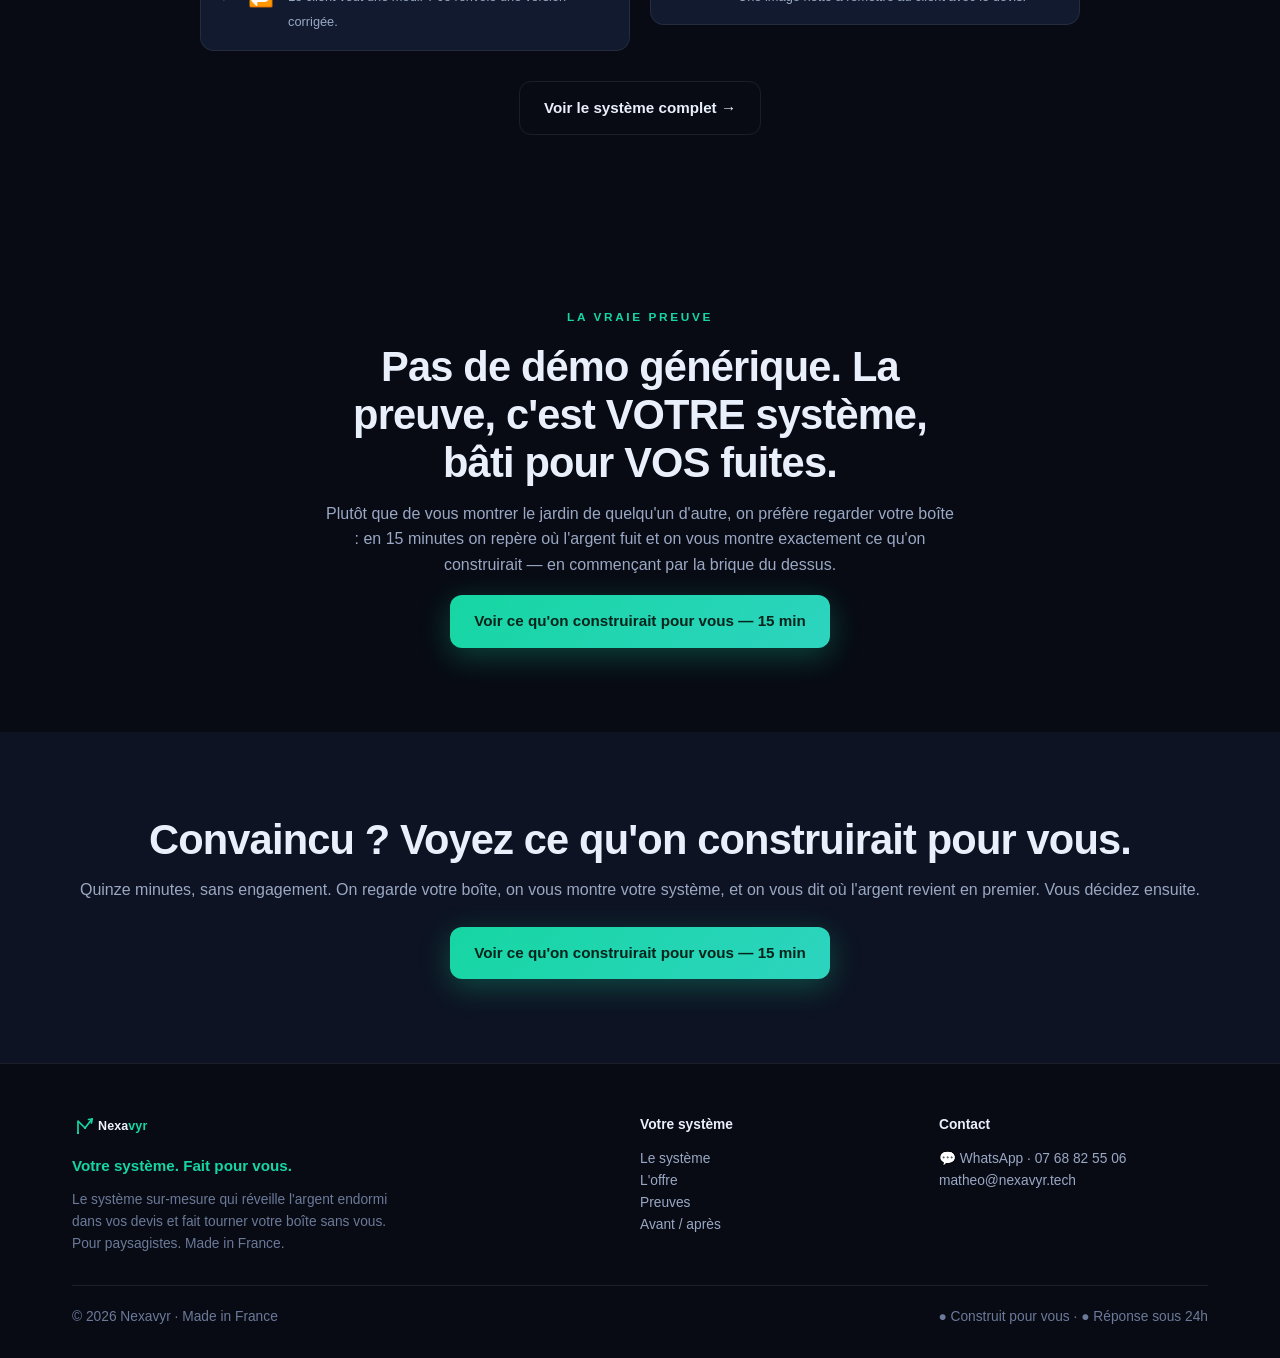
<file: demo.html>
<!DOCTYPE html>
<html lang="fr">
<head>
<meta charset="UTF-8">
<meta name="viewport" content="width=device-width, initial-scale=1, maximum-scale=5, viewport-fit=cover">
<title>Démo · La porte d'entrée de votre système · Nexavyr</title>
<meta name="description" content="La première brique de votre système en image : la photo d'un terrain nu transformée en jardin fini réaliste, la brique qui fait signer vos devis. Puis le système bouche vos autres fuites.">
<meta property="og:title" content="La première brique de votre système — le jardin fini avant les travaux">
<meta property="og:description" content="La brique qui fait signer : la photo du terrain nu, puis le jardin fini. Puis on construit le reste de votre système.">
<link rel="icon" type="image/svg+xml" href="favicon.svg">
<link rel="stylesheet" href="style.css">
<style>
  /* ===== DÉMO LIVE — styles spécifiques ===== */
  .demo-hero{padding:60px 0 30px;background:radial-gradient(1100px 560px at 70% -10%,rgba(22,214,163,.16),transparent 60%)}
  .live-badge{display:inline-flex;align-items:center;gap:9px;font-size:.72rem;font-weight:800;letter-spacing:.14em;text-transform:uppercase;color:var(--acc);border:1px solid rgba(22,214,163,.35);background:rgba(22,214,163,.08);padding:8px 16px;border-radius:999px}
  .live-badge .lblink{width:9px;height:9px;border-radius:50%;background:var(--acc);box-shadow:0 0 0 0 rgba(22,214,163,.7);animation:lpulse 1.6s infinite}
  @keyframes lpulse{0%{box-shadow:0 0 0 0 rgba(22,214,163,.6)}70%{box-shadow:0 0 0 14px rgba(22,214,163,0)}100%{box-shadow:0 0 0 0 rgba(22,214,163,0)}}

  /* call card */
  .call-card{max-width:520px;margin:30px auto 0;background:linear-gradient(160deg,#13203a,#0b1322);border:1px solid var(--line);border-radius:26px;padding:34px 30px;box-shadow:0 40px 90px rgba(0,0,0,.5);text-align:center}
  .call-ring{width:104px;height:104px;margin:0 auto 18px;border-radius:50%;background:var(--grad);display:flex;align-items:center;justify-content:center;font-size:2.6rem;color:#04231b;position:relative}
  .call-ring::before,.call-ring::after{content:"";position:absolute;inset:0;border-radius:50%;border:2px solid rgba(22,214,163,.5);animation:ring 2.4s infinite}
  .call-ring::after{animation-delay:1.2s}
  @keyframes ring{0%{transform:scale(1);opacity:.8}100%{transform:scale(1.7);opacity:0}}
  .call-num{font-size:2rem;font-weight:900;letter-spacing:-.02em;margin:6px 0 2px}
  .call-num a{background:var(--grad);-webkit-background-clip:text;background-clip:text;color:transparent}
  .call-sub{color:var(--muted);font-size:.9rem;margin-bottom:20px}
  .call-soon{font-size:1.15rem;font-weight:800;color:var(--gold);margin:6px 0}

  .demo-steps{grid-template-columns:repeat(3,1fr)}
  @media(max-width:760px){.demo-steps{grid-template-columns:1fr}}
  .dstep{text-align:center;padding:26px}
  .dstep .big{width:54px;height:54px;margin:0 auto 14px;border-radius:14px;background:rgba(22,214,163,.1);border:1px solid rgba(22,214,163,.3);display:flex;align-items:center;justify-content:center;font-size:1.5rem}
  .dstep h3{font-size:1.08rem;margin-bottom:6px}

  /* scenarios */
  .scn-grid{grid-template-columns:repeat(2,1fr)}
  @media(max-width:760px){.scn-grid{grid-template-columns:1fr}}
  .scn{cursor:pointer;transition:.2s;border:1px solid var(--line)}
  .scn:hover{border-color:var(--acc);transform:translateY(-3px)}
  .scn.active{border-color:var(--acc);background:linear-gradient(160deg,rgba(22,214,163,.09),var(--card))}
  .scn .ic{font-size:1.7rem}
  .scn h3{font-size:1.06rem;margin:8px 0 4px}
  .scn p{color:var(--muted);font-size:.86rem}
  .scn .say{margin-top:14px;padding:12px 14px;border-radius:11px;background:rgba(255,255,255,.03);border:1px dashed var(--line);font-size:.86rem;color:var(--txt)}
  .scn .say b{color:var(--acc);display:block;font-size:.68rem;letter-spacing:.12em;text-transform:uppercase;margin-bottom:5px}

  /* langues */
  .lang-box{max-width:720px;margin:0 auto;background:linear-gradient(160deg,#13203a,#0b1322);border:1px solid var(--line);border-radius:22px;padding:30px}
  .lang-chips{display:flex;flex-wrap:wrap;gap:10px;justify-content:center;margin-bottom:22px}
  .lchip{cursor:pointer;border:1px solid var(--line);background:rgba(255,255,255,.03);border-radius:999px;padding:9px 16px;font-weight:700;font-size:.88rem;transition:.18s;display:flex;align-items:center;gap:8px}
  .lchip:hover{border-color:var(--acc)}
  .lchip.active{background:var(--grad);color:#04231b;border-color:transparent}
  .lang-out{text-align:center;min-height:74px;display:flex;align-items:center;justify-content:center;flex-direction:column;gap:6px}
  .lang-out .phrase{font-size:1.25rem;font-weight:700;line-height:1.3}
  .lang-out .tr{color:var(--dim);font-size:.84rem}

  /* options toggles */
  .opt-grid{grid-template-columns:repeat(2,1fr)}
  @media(max-width:760px){.opt-grid{grid-template-columns:1fr}}
  .otog{display:flex;align-items:center;gap:14px;padding:16px 18px;border:1px solid var(--line);border-radius:14px;background:var(--card);cursor:pointer;transition:.18s}
  .otog:hover{border-color:var(--acc)}
  .otog.on{border-color:rgba(22,214,163,.5);background:linear-gradient(160deg,rgba(22,214,163,.08),var(--card))}
  .otog .sw{width:44px;height:26px;border-radius:999px;background:#26324d;position:relative;flex-shrink:0;transition:.2s}
  .otog .sw::after{content:"";position:absolute;top:3px;left:3px;width:20px;height:20px;border-radius:50%;background:#fff;transition:.2s}
  .otog.on .sw{background:var(--acc)}
  .otog.on .sw::after{left:21px}
  .otog .ic{font-size:1.3rem}
  .otog b{font-size:.95rem;display:block}
  .otog small{color:var(--muted);font-size:.8rem}
</style>
</head>
<body>

<div class="promo-bar" data-en="💸 Know someone this could help? Introduce them — if they sign, you earn <b>10%</b> of the sale. <a href='contact.html'>Refer someone →</a>">💸 Vous connaissez quelqu'un que ça pourrait intéresser ? Présentez-nous — s'il signe, vous touchez <b>10%</b> de la vente. <a href="contact.html">Mettre en relation →</a></div>

<header>
  <div class="wrap"><nav>
    <a class="logo" href="index.html"><img src="logo.svg" alt="Nexavyr — Captez plus, gagnez plus" style="height:26px;display:block"></a>
    <div class="nav-links">
      <a href="produit.html" data-en="Your system">Votre système</a>
      <a href="preuves.html" data-en="Proof">Preuves</a>
      <a href="tarifs.html" data-en="The offer">L'offre</a>
      <a href="tarifs.html#securite" data-en="Security">Sécurité</a>
      <a href="contact.html" data-en="Contact">Contact</a>
    </div>
    <div class="nav-cta">
      <a href="tel:+33768825506" class="nav-call">📞 07 68 82 55 06</a>
      <button class="btn btn-gho lang-btn" onclick="nxToggleLang()">🌐 FR</button>
      <a href="https://cal.eu/matheo-nexavyr/decouverte" target="_blank" rel="noopener" class="btn btn-pri" data-en="See what we'd build">Voir ce qu'on construirait</a>
    </div>
  </nav></div>
</header>

<!-- HERO -->
<section class="demo-hero" id="voir">
  <div class="wrap center">
    <span class="live-badge"><span class="lblink"></span> <span data-en="The first brick of your system">La première brique de votre système</span></span>
    <h1 style="margin:20px auto 0;max-width:860px" data-en="Don't take our word for it. <em style='font-style:normal;background:var(--grad);-webkit-background-clip:text;background-clip:text;color:transparent'>Look, and picture it.</em>">Ne nous croyez pas sur parole. <em style="font-style:normal;background:var(--grad);-webkit-background-clip:text;background-clip:text;color:transparent">Regardez, et projetez-vous.</em></h1>
    <p class="lead" style="margin:18px auto 0;text-align:center" data-en="This is the way into your system: the brick that gets your quotes signing right away. Same plot, same house — on the left the bare ground your client sees today, on the right their finished garden. That's what turns « I'll think about it » into a signature. Then the rest of the system plugs your other leaks, one by one.">C'est la porte d'entrée de votre système : la brique qui fait signer vos devis tout de suite. Même terrain, même maison — à gauche le terrain nu que votre client voit aujourd'hui, à droite son jardin fini. C'est ça qui transforme un « je vais réfléchir » en signature. Puis le reste du système bouche vos autres fuites, une par une.</p>

    <div style="max-width:920px;margin:30px auto 0;border:1px solid var(--line);border-radius:20px;overflow:hidden;box-shadow:0 30px 80px rgba(0,0,0,.5)">
      <img src="rendu-avant-apres.png" alt="Rendu avant / après d'un jardin : terrain nu transformé en aménagement paysager réaliste (terrasse, allée en pierre, massifs)" style="width:100%;display:block">
    </div>
    <p class="muted" style="font-size:.82rem;margin-top:14px" data-en="A real render. On the left the bare plot, on the right the finished garden — terrace, path, planted beds, lighting.">Un vrai rendu. À gauche le terrain nu, à droite le jardin fini — terrasse, allée, massifs, éclairage.</p>
    <div style="display:flex;gap:10px;justify-content:center;flex-wrap:wrap;margin-top:18px">
      <a href="#comment" class="btn btn-gho" data-en="How it works ↓">Comment ça marche ↓</a>
      <a href="https://cal.eu/matheo-nexavyr/decouverte" target="_blank" rel="noopener" class="btn btn-pri" data-en="See what we'd build for you — 15 min">Voir ce qu'on construirait pour vous — 15 min</a>
    </div>
  </div>
</section>

<!-- 3 STEPS -->
<section id="comment" style="padding-top:30px">
  <div class="wrap">
    <div class="center" style="margin-bottom:38px">
      <span class="eyebrow" data-en="In 3 steps">En 3 étapes</span>
      <h2 data-en="Getting your render is dead simple.">Obtenir votre rendu, c'est tout simple.</h2>
    </div>
    <div class="grid demo-steps">
      <div class="card dstep reveal"><div class="big">①</div><h3 data-en="You send the photo">Vous envoyez la photo</h3><p class="muted" data-en="A simple photo of the bare plot, taken with your phone, plus a couple of words on the project you're pitching.">Une simple photo du terrain nu, prise au téléphone, avec deux mots sur le projet que vous proposez.</p></div>
      <div class="card dstep reveal"><div class="big">②</div><h3 data-en="I make the render">Je fais le rendu</h3><p class="muted" data-en="Within 24h you get the before / after: the same plot, the finished garden — terrace, path, planted beds, lighting.">Sous 24h vous recevez l'avant / après : le même terrain, le jardin fini — terrasse, allée, massifs, éclairage.</p></div>
      <div class="card dstep reveal"><div class="big">③</div><h3 data-en="You present, they sign">Vous présentez, il signe</h3><p class="muted" data-en="You put the render next to your quote. Your client finally sees the result — and signs.">Vous posez le rendu à côté de votre devis. Votre client voit enfin le résultat — et signe.</p></div>
    </div>
  </div>
</section>

<!-- EXEMPLES DE PROJETS -->
<section id="exemples" style="background:var(--bg2)">
  <div class="wrap">
    <div class="center" style="max-width:720px;margin:0 auto 40px">
      <span class="eyebrow" data-en="What can be rendered">Ce qu'on peut rendre</span>
      <h2 data-en="Any outdoor project your client struggles to picture.">Tout projet extérieur que votre client a du mal à imaginer.</h2>
      <p class="muted" style="margin-top:14px" data-en="Terrace, path, planted beds, pool surround, lighting — you describe the project, I show the finished result on your client's own plot.">Terrasse, allée, massifs, abords de piscine, éclairage — vous décrivez le projet, je montre le résultat fini sur le propre terrain de votre client.</p>
    </div>
    <div class="grid scn-grid">
      <div class="card scn">
        <div class="ic">🌳</div><h3 data-en="Full-garden makeover">Réaménagement complet</h3>
        <p data-en="From a bare, muddy plot to a designed garden: lawn, beds, trees, and clear spaces.">D'un terrain nu et boueux à un jardin dessiné : pelouse, massifs, arbres, espaces bien lisibles.</p>
        <div class="say"><b data-en="On the render">Sur le rendu</b><span data-en="The client sees the whole garden, finished, on their own plot.">Le client voit tout le jardin, fini, sur son propre terrain.</span></div>
      </div>
      <div class="card scn">
        <div class="ic">🪵</div><h3 data-en="Terrace + pool deck">Terrasse + plage de piscine</h3>
        <p data-en="The volumes around the pool, the deck material, the layout — the parts hardest to imagine on paper.">Les volumes autour de la piscine, le matériau de la plage, l'agencement — le plus dur à imaginer sur papier.</p>
        <div class="say"><b data-en="On the render">Sur le rendu</b><span data-en="The finished deck, to scale, so the doubt disappears.">La plage finie, à l'échelle, pour que le doute disparaisse.</span></div>
      </div>
      <div class="card scn">
        <div class="ic">💡</div><h3 data-en="Lighting &amp; ambiance">Éclairage & ambiance</h3>
        <p data-en="The lit garden in the evening: the extra that clients cut when they can't picture it.">Le jardin éclairé le soir : l'option que les clients rognent quand ils n'arrivent pas à se projeter.</p>
        <div class="say"><b data-en="On the render">Sur le rendu</b><span data-en="Seen lit up, they keep it — and the ticket goes up.">Vu éclairé, ils la gardent — et le panier monte.</span></div>
      </div>
    </div>
  </div>
</section>

<!-- POURQUOI LE RENDU EST HONNETE -->
<section>
  <div class="wrap">
    <div class="center" style="max-width:720px;margin:0 auto 38px">
      <span class="eyebrow" data-en="The entry brick">La brique d'entrée</span>
      <h2 data-en="What the first brick includes.">Ce que comprend la première brique.</h2>
      <p class="muted" style="margin-top:14px" data-en="Not a generic template: it's built on your client's actual plot and the project YOU describe. Nothing to install, nothing to learn — you send a photo, we do the rest. And it's only the way in: the same logic runs through your whole system.">Pas un modèle générique : elle part du vrai terrain de votre client et du projet que VOUS décrivez. Rien à installer, rien à apprendre — vous envoyez une photo, on fait le reste. Et ce n'est que la porte d'entrée : la même logique traverse tout votre système.</p>
    </div>
    <div class="grid opt-grid" style="max-width:880px;margin:0 auto">
      <div class="otog" style="cursor:default"><span style="color:var(--acc);font-weight:900;font-size:1.15rem">✓</span><div class="ic">📸</div><div><b data-en="Based on the real plot">Basé sur le vrai terrain</b><small data-en="Their house, their view, their boundaries.">Sa maison, sa vue, ses limites.</small></div></div>
      <div class="otog" style="cursor:default"><span style="color:var(--acc);font-weight:900;font-size:1.15rem">✓</span><div class="ic">🌿</div><div><b data-en="Your project, your materials">Votre projet, vos matériaux</b><small data-en="Terrace, path, beds — exactly as you plan to build it.">Terrasse, allée, massifs — tel que vous comptez le réaliser.</small></div></div>
      <div class="otog" style="cursor:default"><span style="color:var(--acc);font-weight:900;font-size:1.15rem">✓</span><div class="ic">💡</div><div><b data-en="Lighting &amp; ambiance">Éclairage & ambiance</b><small data-en="The garden shown at its best.">Le jardin sous son meilleur jour.</small></div></div>
      <div class="otog" style="cursor:default"><span style="color:var(--acc);font-weight:900;font-size:1.15rem">✓</span><div class="ic">⏱️</div><div><b data-en="Delivered in 24h">Livré sous 24h</b><small data-en="In time for your quote meeting.">À temps pour votre RDV de devis.</small></div></div>
      <div class="otog" style="cursor:default"><span style="color:var(--acc);font-weight:900;font-size:1.15rem">✓</span><div class="ic">🔁</div><div><b data-en="Adjustments possible">Ajustements possibles</b><small data-en="The client wants a change? I turn around a new version.">Le client veut une modif ? Je renvoie une version corrigée.</small></div></div>
      <div class="otog" style="cursor:default"><span style="color:var(--acc);font-weight:900;font-size:1.15rem">✓</span><div class="ic">✍️</div><div><b data-en="Ready to present">Prêt à présenter</b><small data-en="A clean image to hand your client with the quote.">Une image nette à remettre au client avec le devis.</small></div></div>
    </div>
    <div class="center" style="margin-top:30px">
      <a href="produit.html" class="btn btn-gho" data-en="See the whole system →">Voir le système complet →</a>
    </div>
  </div>
</section>

<!-- PREUVE = RENDU REEL -->
<section>
  <div class="wrap center" style="max-width:680px">
    <span class="eyebrow" data-en="The real proof">La vraie preuve</span>
    <h2 data-en="No generic demo. The proof is YOUR system, built for YOUR leaks.">Pas de démo générique. La preuve, c'est VOTRE système, bâti pour VOS fuites.</h2>
    <p class="muted" style="margin-top:14px" data-en="Rather than show you someone else's garden, we'd rather look at your business: in 15 minutes we spot where the money leaks and show you exactly what we'd build — starting with the brick above.">Plutôt que de vous montrer le jardin de quelqu'un d'autre, on préfère regarder votre boîte : en 15 minutes on repère où l'argent fuit et on vous montre exactement ce qu'on construirait — en commençant par la brique du dessus.</p>
    <a href="https://cal.eu/matheo-nexavyr/decouverte" target="_blank" rel="noopener" class="btn btn-pri" style="margin-top:18px" data-en="See what we'd build for you — 15 min">Voir ce qu'on construirait pour vous — 15 min</a>
  </div>
</section>

<!-- CTA -->
<section style="background:var(--bg2)">
  <div class="wrap center">
    <h2 data-en="Convinced? See what we'd build for you.">Convaincu ? Voyez ce qu'on construirait pour vous.</h2>
    <p class="muted" style="margin:14px 0 24px" data-en="Fifteen minutes, no strings. We look at your business, show you your system, and tell you where the money comes back first. You decide from there.">Quinze minutes, sans engagement. On regarde votre boîte, on vous montre votre système, et on vous dit où l'argent revient en premier. Vous décidez ensuite.</p>
    <a href="https://cal.eu/matheo-nexavyr/decouverte" target="_blank" rel="noopener" class="btn btn-pri" data-en="See what we'd build for you — 15 min">Voir ce qu'on construirait pour vous — 15 min</a>
  </div>
</section>

<footer>
  <div class="wrap">
    <div class="foot-grid">
      <div>
        <div class="logo"><img src="logo.svg" alt="Nexavyr" style="height:22px"></div>
        <p style="color:#16d6a3;font-weight:700;margin:8px 0 0;font-size:.95rem" data-en="Your system. Built for you.">Votre système. Fait pour vous.</p>
        <p style="margin-top:10px;max-width:340px" data-en="The made-for-you system that wakes the money asleep in your quotes and keeps your business running without you. For landscapers. Made in France.">Le système sur-mesure qui réveille l'argent endormi dans vos devis et fait tourner votre boîte sans vous. Pour paysagistes. Made in France.</p>
      </div>
      <div><b style="color:var(--txt);display:block;margin-bottom:12px" data-en="Your system">Votre système</b>
        <a href="produit.html" data-en="The system">Le système</a><br><a href="tarifs.html" data-en="The offer">L'offre</a><br><a href="preuves.html" data-en="Proof">Preuves</a><br><a href="montage-chantier.html" data-en="Before / after">Avant / après</a></div>
      <div><b style="color:var(--txt);display:block;margin-bottom:12px" data-en="Contact">Contact</b>
        <a href="https://wa.me/33768825506">💬 WhatsApp · 07 68 82 55 06</a><br><a href="mailto:matheo@nexavyr.tech">matheo@nexavyr.tech</a></div>
    </div>
    <div class="foot-bottom"><span data-en="© 2026 Nexavyr · Made in France">© 2026 Nexavyr · Made in France</span><span data-en="● Built for you · ● Reply within 24h">● Construit pour vous · ● Réponse sous 24h</span></div>
  </div>
</footer>

<script src="i18n.js"></script>
<script>
  /* reveal — avec filet de sécurité */
  (function(){
    var els=document.querySelectorAll('.reveal');
    if('IntersectionObserver' in window){
      var io=new IntersectionObserver(function(es){es.forEach(function(e){if(e.isIntersecting)e.target.classList.add('in');});},{threshold:.12});
      els.forEach(function(el){io.observe(el);});
    } else { els.forEach(function(el){el.classList.add('in');}); }
    setTimeout(function(){ if(!document.querySelector('.reveal.in')){ els.forEach(function(el){el.classList.add('in');}); } },1600);
  })();
</script>
</body>
</html>
</file>
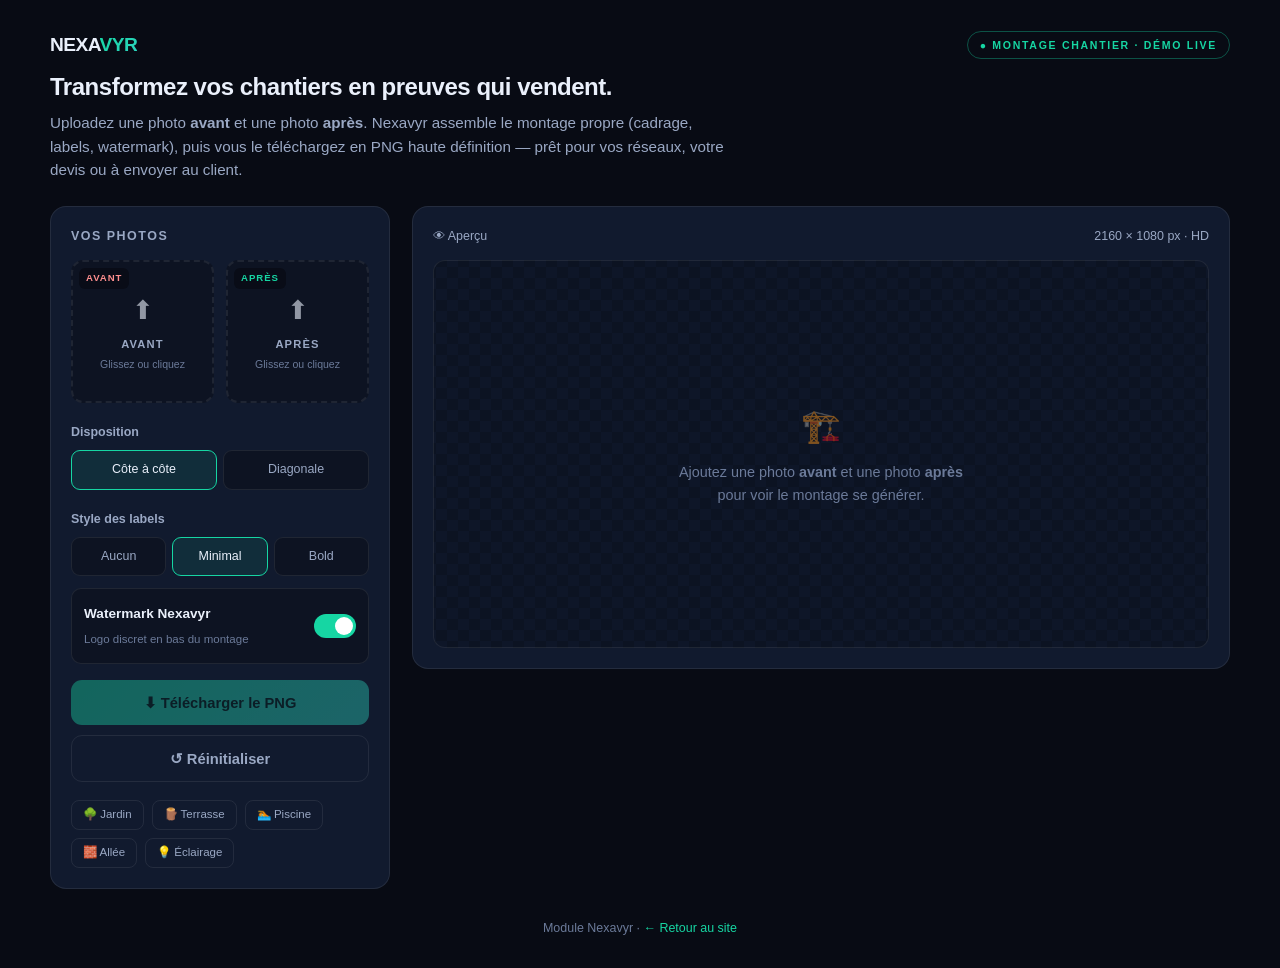
<file: montage-chantier.html>
<!DOCTYPE html>
<html lang="fr">
<head>
<meta charset="UTF-8">
<meta name="viewport" content="width=device-width, initial-scale=1">
<title>Nexavyr · Montage Chantier Avant/Après</title>
<style>
  :root{
    --bg:#080b14;--bg2:#0d1322;--card:#111a2e;--line:rgba(255,255,255,.08);
    --txt:#eaf0fb;--muted:#9aa8c4;--dim:#6b7a99;--acc:#16d6a3;--acc2:#2dd4bf;
    --grad:linear-gradient(135deg,#16d6a3,#2dd4bf);
  }
  *{margin:0;padding:0;box-sizing:border-box}
  body{font-family:-apple-system,BlinkMacSystemFont,"Segoe UI",Roboto,Arial,sans-serif;background:var(--bg);color:var(--txt);line-height:1.55;padding:30px 20px}
  .wrap{max-width:1180px;margin:0 auto}
  .top{display:flex;justify-content:space-between;align-items:center;flex-wrap:wrap;gap:14px;margin-bottom:8px}
  .logo{font-weight:900;font-size:1.2rem;letter-spacing:-.03em}
  .logo span{background:var(--grad);-webkit-background-clip:text;background-clip:text;color:transparent}
  .badge{font-size:.66rem;letter-spacing:.16em;text-transform:uppercase;color:var(--acc);border:1px solid rgba(22,214,163,.35);padding:5px 12px;border-radius:999px;font-weight:700}
  h1{font-size:1.5rem;font-weight:800;letter-spacing:-.02em;margin:6px 0}
  .sub{color:var(--muted);font-size:.95rem;margin-bottom:24px;max-width:680px}
  .layout{display:grid;grid-template-columns:340px 1fr;gap:22px;align-items:start}
  @media(max-width:880px){.layout{grid-template-columns:1fr}}
  .panel{background:var(--card);border:1px solid var(--line);border-radius:16px;padding:20px}
  .panel h3{font-size:.78rem;letter-spacing:.12em;text-transform:uppercase;color:var(--muted);margin-bottom:14px}
  .drops{display:grid;grid-template-columns:1fr 1fr;gap:12px}
  .drop{border:2px dashed var(--line);border-radius:12px;aspect-ratio:1;display:flex;flex-direction:column;align-items:center;justify-content:center;cursor:pointer;transition:.2s;text-align:center;padding:8px;position:relative;overflow:hidden;background:var(--bg2)}
  .drop:hover,.drop.drag{border-color:var(--acc);background:rgba(22,214,163,.06)}
  .drop .ic{font-size:1.6rem;opacity:.6}
  .drop .lab{font-size:.7rem;letter-spacing:.1em;text-transform:uppercase;font-weight:700;margin-top:6px;color:var(--muted)}
  .drop .hint{font-size:.66rem;color:var(--dim);margin-top:2px}
  .drop img.thumb{position:absolute;inset:0;width:100%;height:100%;object-fit:cover}
  .drop .tag{position:absolute;top:6px;left:6px;font-size:.6rem;font-weight:800;letter-spacing:.1em;background:rgba(8,11,20,.8);padding:3px 7px;border-radius:6px;z-index:2}
  .ctrl{margin-top:20px}
  .ctrl label{font-size:.78rem;color:var(--muted);display:block;margin-bottom:8px;font-weight:600}
  .segs{display:flex;gap:6px;flex-wrap:wrap}
  .seg{flex:1;min-width:60px;text-align:center;font-size:.78rem;padding:9px 6px;border:1px solid var(--line);border-radius:9px;cursor:pointer;transition:.15s;background:var(--bg2);color:var(--muted)}
  .seg.on{border-color:var(--acc);color:var(--txt);background:rgba(22,214,163,.1)}
  .switch{display:flex;align-items:center;justify-content:space-between;gap:10px;padding:12px;border:1px solid var(--line);border-radius:10px;background:var(--bg2);margin-top:12px}
  .switch small{color:var(--dim);font-size:.72rem}
  .tgl{width:42px;height:24px;border-radius:999px;background:#2a3658;position:relative;cursor:pointer;transition:.2s;flex-shrink:0}
  .tgl.on{background:var(--acc)}
  .tgl::after{content:"";position:absolute;top:3px;left:3px;width:18px;height:18px;border-radius:50%;background:#fff;transition:.2s}
  .tgl.on::after{left:21px}
  .btn{display:inline-flex;align-items:center;justify-content:center;gap:8px;width:100%;padding:14px;border-radius:11px;font-weight:700;font-size:.92rem;cursor:pointer;border:none;transition:.2s;margin-top:16px}
  .btn-pri{background:var(--grad);color:#04231b}
  .btn-pri:disabled{opacity:.4;cursor:not-allowed}
  .btn-pri:not(:disabled):hover{transform:translateY(-1px)}
  .btn-gho{background:transparent;border:1px solid var(--line);color:var(--muted);margin-top:10px}
  .btn-gho:hover{border-color:var(--acc);color:var(--acc)}
  .preview-wrap{background:var(--card);border:1px solid var(--line);border-radius:16px;padding:20px}
  .preview-head{display:flex;justify-content:space-between;align-items:center;margin-bottom:14px;font-size:.78rem;color:var(--muted)}
  .canvas-box{background:repeating-conic-gradient(#0c1322 0% 25%,#0e1628 0% 50%) 50%/22px 22px;border-radius:12px;overflow:hidden;border:1px solid var(--line);aspect-ratio:2/1;display:flex;align-items:center;justify-content:center}
  canvas{max-width:100%;max-height:100%;display:block}
  .empty{color:var(--dim);text-align:center;padding:40px;font-size:.9rem}
  .empty .big{font-size:2rem;margin-bottom:10px;opacity:.5}
  .secteurs{display:flex;gap:8px;flex-wrap:wrap;margin-top:18px}
  .secteurs span{font-size:.72rem;color:var(--muted);border:1px solid var(--line);padding:5px 11px;border-radius:8px}
  .foot{text-align:center;color:var(--dim);font-size:.78rem;margin-top:30px}
  .foot a{color:var(--acc);text-decoration:none}
</style>
</head>
<body>
<div class="wrap">
  <div class="top">
    <div class="logo">NEXA<span>VYR</span></div>
    <span class="badge">● Montage Chantier · Démo live</span>
  </div>
  <h1>Transformez vos chantiers en preuves qui vendent.</h1>
  <p class="sub">Uploadez une photo <b>avant</b> et une photo <b>après</b>. Nexavyr assemble le montage propre (cadrage, labels, watermark), puis vous le téléchargez en PNG haute définition — prêt pour vos réseaux, votre devis ou à envoyer au client.</p>

  <div class="layout">
    <!-- CONTROLS -->
    <div class="panel">
      <h3>Vos photos</h3>
      <div class="drops">
        <div class="drop" id="dropBefore">
          <span class="tag" style="color:#ff8f8f">AVANT</span>
          <span class="ic">⬆</span><span class="lab">Avant</span><span class="hint">Glissez ou cliquez</span>
          <input type="file" accept="image/*" hidden id="fileBefore">
        </div>
        <div class="drop" id="dropAfter">
          <span class="tag" style="color:var(--acc)">APRÈS</span>
          <span class="ic">⬆</span><span class="lab">Après</span><span class="hint">Glissez ou cliquez</span>
          <input type="file" accept="image/*" hidden id="fileAfter">
        </div>
      </div>

      <div class="ctrl">
        <label>Disposition</label>
        <div class="segs" id="segLayout">
          <div class="seg on" data-v="side">Côte à côte</div>
          <div class="seg" data-v="split">Diagonale</div>
        </div>
      </div>

      <div class="ctrl">
        <label>Style des labels</label>
        <div class="segs" id="segLabel">
          <div class="seg" data-v="none">Aucun</div>
          <div class="seg on" data-v="minimal">Minimal</div>
          <div class="seg" data-v="bold">Bold</div>
        </div>
      </div>

      <div class="switch">
        <div><b style="font-size:.85rem">Watermark Nexavyr</b><br><small>Logo discret en bas du montage</small></div>
        <div class="tgl on" id="tglWm"></div>
      </div>

      <button class="btn btn-pri" id="dlBtn" disabled>⬇ Télécharger le PNG</button>
      <button class="btn btn-gho" id="resetBtn">↺ Réinitialiser</button>

      <div class="secteurs">
        <span>🌳 Jardin</span><span>🪵 Terrasse</span><span>🏊 Piscine</span><span>🧱 Allée</span><span>💡 Éclairage</span>
      </div>
    </div>

    <!-- PREVIEW -->
    <div class="preview-wrap">
      <div class="preview-head"><span>👁 Aperçu</span><span>2160 × 1080 px · HD</span></div>
      <div class="canvas-box">
        <canvas id="cv" width="2160" height="1080" style="display:none"></canvas>
        <div class="empty" id="empty"><div class="big">🏗️</div>Ajoutez une photo <b>avant</b> et une photo <b>après</b><br>pour voir le montage se générer.</div>
      </div>
    </div>
  </div>

  <p class="foot">Module Nexavyr · <a href="index.html">← Retour au site</a></p>
</div>

<script>
const cv=document.getElementById('cv'), ctx=cv.getContext('2d');
const state={before:null, after:null, layout:'side', label:'minimal', watermark:true};

// --- file handling ---
function loadImg(file, slot){
  if(!file || !file.type.startsWith('image/')) return;
  const r=new FileReader();
  r.onload=e=>{ const img=new Image(); img.onload=()=>{ state[slot]=img; thumb(slot,e.target.result); render(); }; img.src=e.target.result; };
  r.readAsDataURL(file);
}
function thumb(slot,src){
  const drop=document.getElementById(slot==='before'?'dropBefore':'dropAfter');
  let t=drop.querySelector('img.thumb');
  if(!t){t=document.createElement('img');t.className='thumb';drop.appendChild(t);}
  t.src=src;
}
function wireDrop(dropId,inputId,slot){
  const drop=document.getElementById(dropId), input=document.getElementById(inputId);
  drop.addEventListener('click',()=>input.click());
  input.addEventListener('change',e=>loadImg(e.target.files[0],slot));
  ['dragover','dragenter'].forEach(ev=>drop.addEventListener(ev,e=>{e.preventDefault();drop.classList.add('drag');}));
  ['dragleave','drop'].forEach(ev=>drop.addEventListener(ev,e=>{e.preventDefault();drop.classList.remove('drag');}));
  drop.addEventListener('drop',e=>loadImg(e.dataTransfer.files[0],slot));
}
wireDrop('dropBefore','fileBefore','before');
wireDrop('dropAfter','fileAfter','after');

// --- segmented controls ---
function wireSeg(id,key){
  document.getElementById(id).addEventListener('click',e=>{
    const s=e.target.closest('.seg'); if(!s)return;
    [...e.currentTarget.children].forEach(c=>c.classList.remove('on'));
    s.classList.add('on'); state[key]=s.dataset.v; render();
  });
}
wireSeg('segLayout','layout'); wireSeg('segLabel','label');
document.getElementById('tglWm').addEventListener('click',function(){this.classList.toggle('on');state.watermark=this.classList.contains('on');render();});
document.getElementById('resetBtn').addEventListener('click',()=>location.reload());

// --- draw helper: cover-fit an image into a rect ---
function drawCover(img,x,y,w,h){
  const ir=img.width/img.height, rr=w/h; let sw,sh,sx,sy;
  if(ir>rr){ sh=img.height; sw=sh*rr; sx=(img.width-sw)/2; sy=0; }
  else { sw=img.width; sh=sw/rr; sx=0; sy=(img.height-sh)/2; }
  ctx.drawImage(img,sx,sy,sw,sh,x,y,w,h);
}
function label(text,x,y,color){
  if(state.label==='none')return;
  ctx.save();
  const bold=state.label==='bold';
  ctx.font=`800 ${bold?72:48}px -apple-system,Segoe UI,Arial`;
  const padX=bold?34:24, padY=bold?20:14, tw=ctx.measureText(text).width;
  ctx.fillStyle=bold?color:'rgba(8,11,20,.72)';
  const bx=x, by=y, bw=tw+padX*2, bh=(bold?72:48)+padY*2;
  if(typeof ctx.roundRect==='function'){ctx.beginPath();ctx.roundRect(bx,by,bw,bh,14);ctx.fill();}
  else ctx.fillRect(bx,by,bw,bh);
  ctx.fillStyle=bold?'#04231b':color;
  ctx.textBaseline='top'; ctx.fillText(text,bx+padX,by+padY+2);
  ctx.restore();
}
function watermark(){
  if(!state.watermark)return;
  ctx.save();
  ctx.font='800 40px -apple-system,Segoe UI,Arial';
  const t='NEXAVYR', tw=ctx.measureText(t).width;
  ctx.fillStyle='rgba(8,11,20,.55)';
  if(typeof ctx.roundRect==='function'){ctx.beginPath();ctx.roundRect(cv.width-tw-90,cv.height-78,tw+58,52,12);ctx.fill();}
  ctx.fillStyle='#16d6a3'; ctx.textBaseline='middle';
  ctx.fillText(t,cv.width-tw-62,cv.height-50);
  ctx.restore();
}

function render(){
  const ready=state.before&&state.after;
  document.getElementById('dlBtn').disabled=!ready;
  if(!ready) return;
  document.getElementById('empty').style.display='none';
  cv.style.display='block';
  ctx.fillStyle='#0d1322'; ctx.fillRect(0,0,cv.width,cv.height);
  const W=cv.width,H=cv.height,gap=8;

  if(state.layout==='side'){
    const half=(W-gap)/2;
    drawCover(state.before,0,0,half,H);
    drawCover(state.after,half+gap,0,half,H);
    ctx.fillStyle='#16d6a3'; ctx.fillRect(half,0,gap,H);
    label('AVANT',40,40,'#ff8f8f');
    label('APRÈS',half+gap+40,40,'#16d6a3');
  } else {
    // diagonale : avant en fond, après masqué en triangle
    drawCover(state.before,0,0,W,H);
    ctx.save();
    ctx.beginPath();
    ctx.moveTo(W*0.42,0); ctx.lineTo(W,0); ctx.lineTo(W,H); ctx.lineTo(W*0.58,H); ctx.closePath();
    ctx.clip();
    drawCover(state.after,0,0,W,H);
    ctx.restore();
    ctx.save();
    ctx.strokeStyle='#16d6a3'; ctx.lineWidth=8;
    ctx.beginPath(); ctx.moveTo(W*0.42,0); ctx.lineTo(W*0.58,H); ctx.stroke();
    ctx.restore();
    label('AVANT',40,40,'#ff8f8f');
    label('APRÈS',W-(state.label==='bold'?260:200),40,'#16d6a3');
  }
  watermark();
}

document.getElementById('dlBtn').addEventListener('click',()=>{
  if(!(state.before&&state.after))return;
  const a=document.createElement('a');
  a.download='nexavyr-chantier-avant-apres.png';
  a.href=cv.toDataURL('image/png');
  a.click();
});
</script>
</body>
</html>
</file>
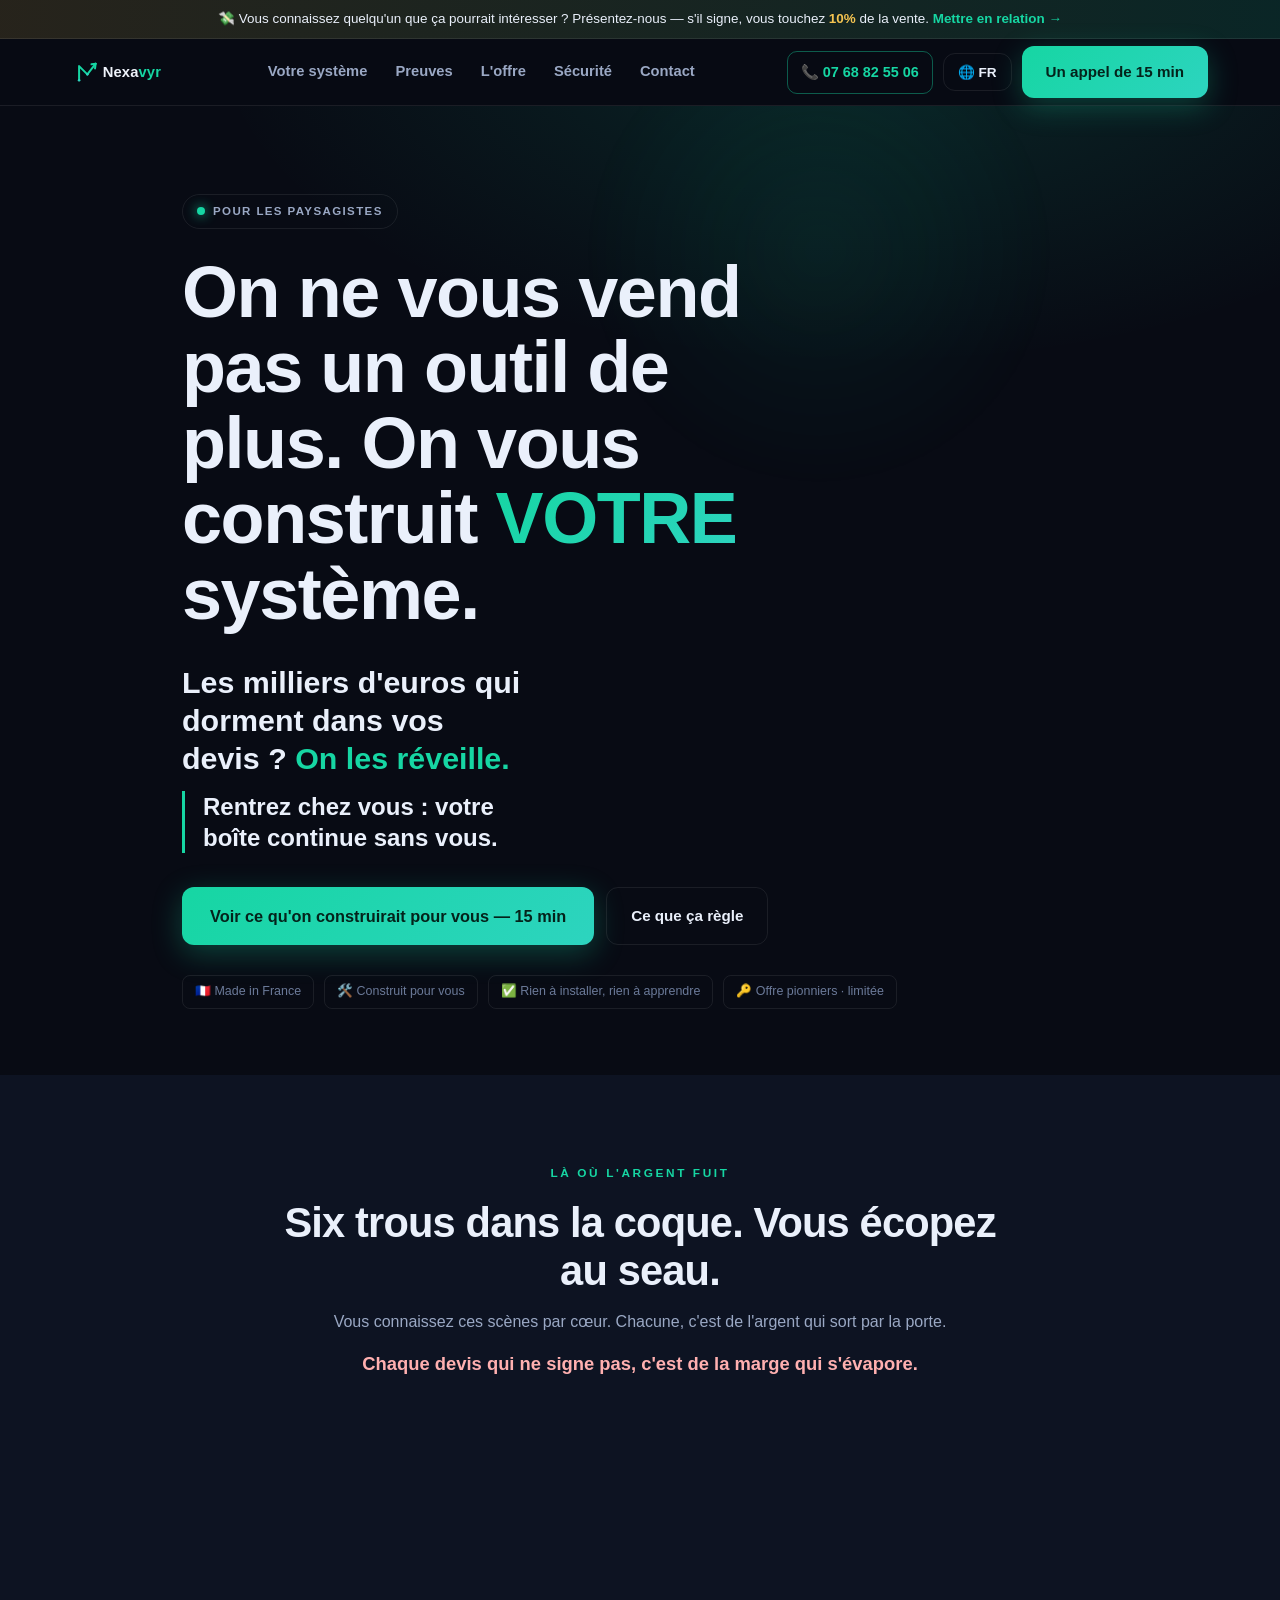
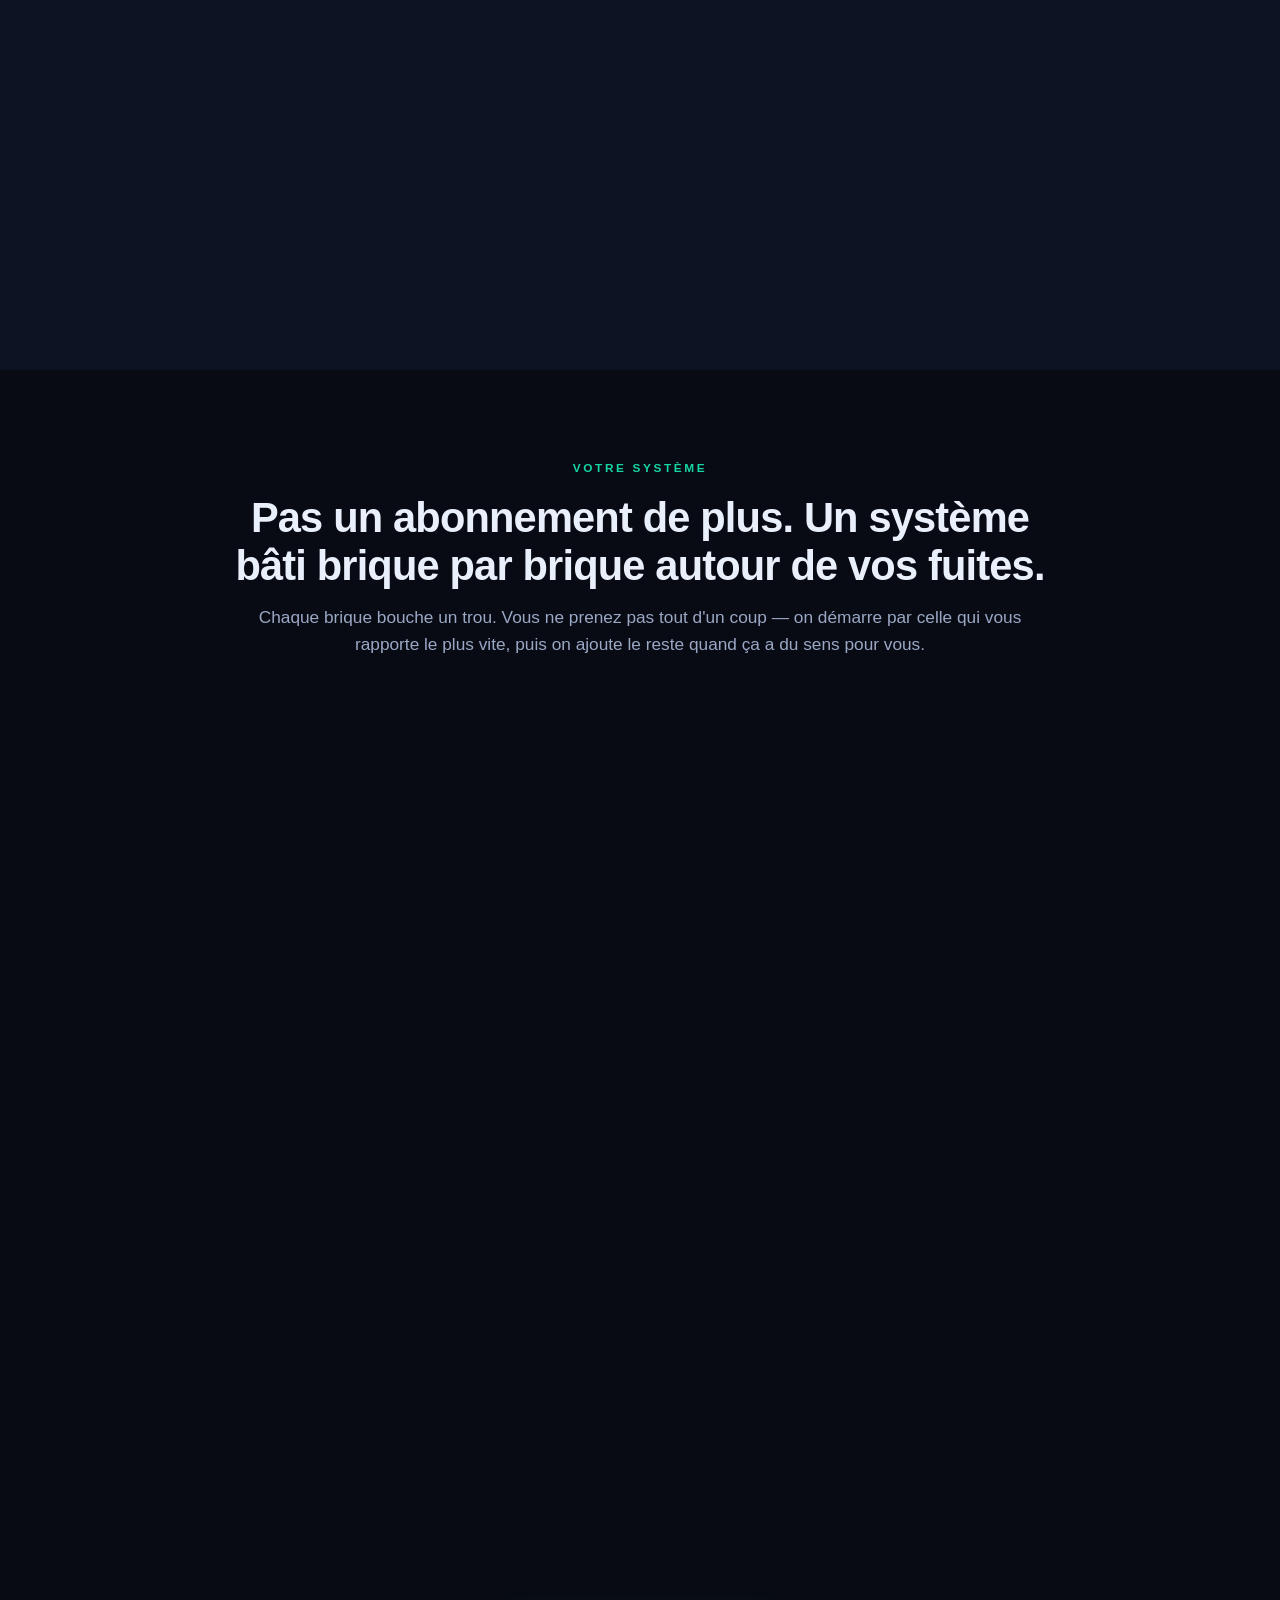
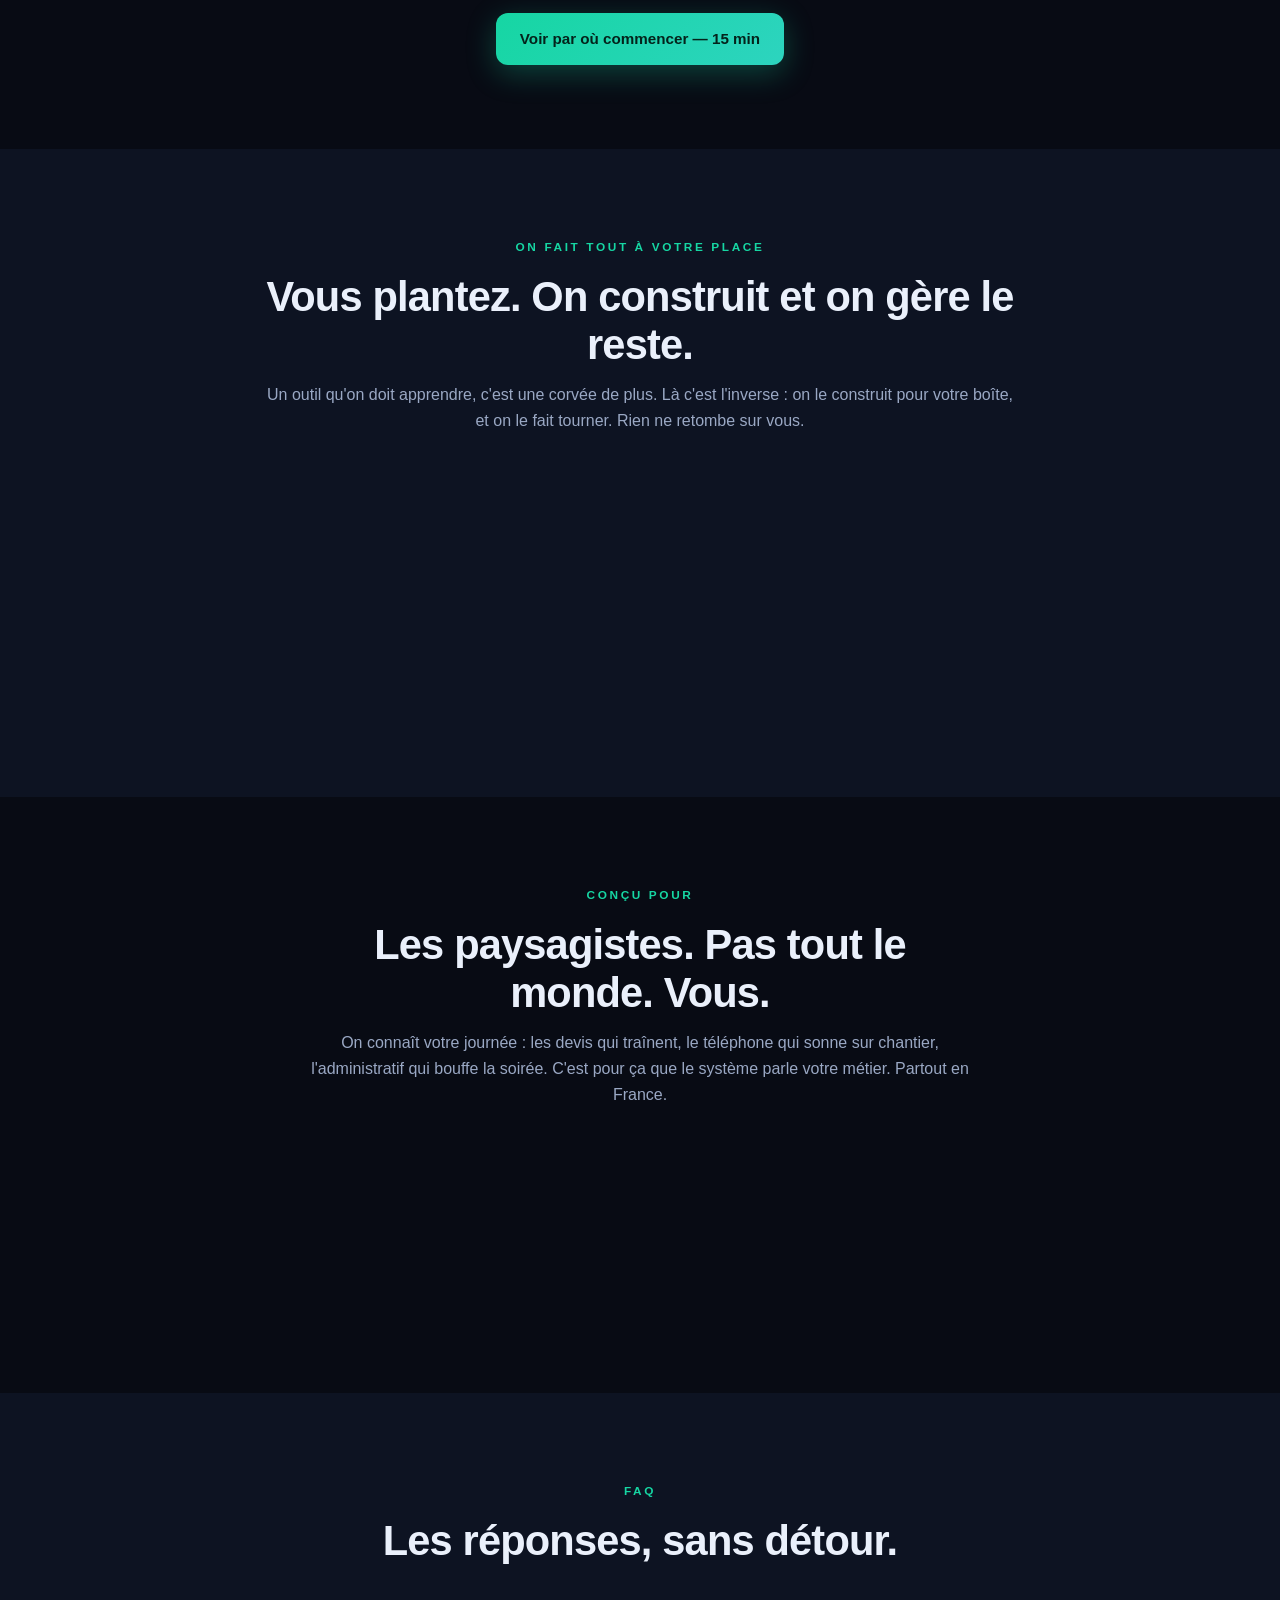
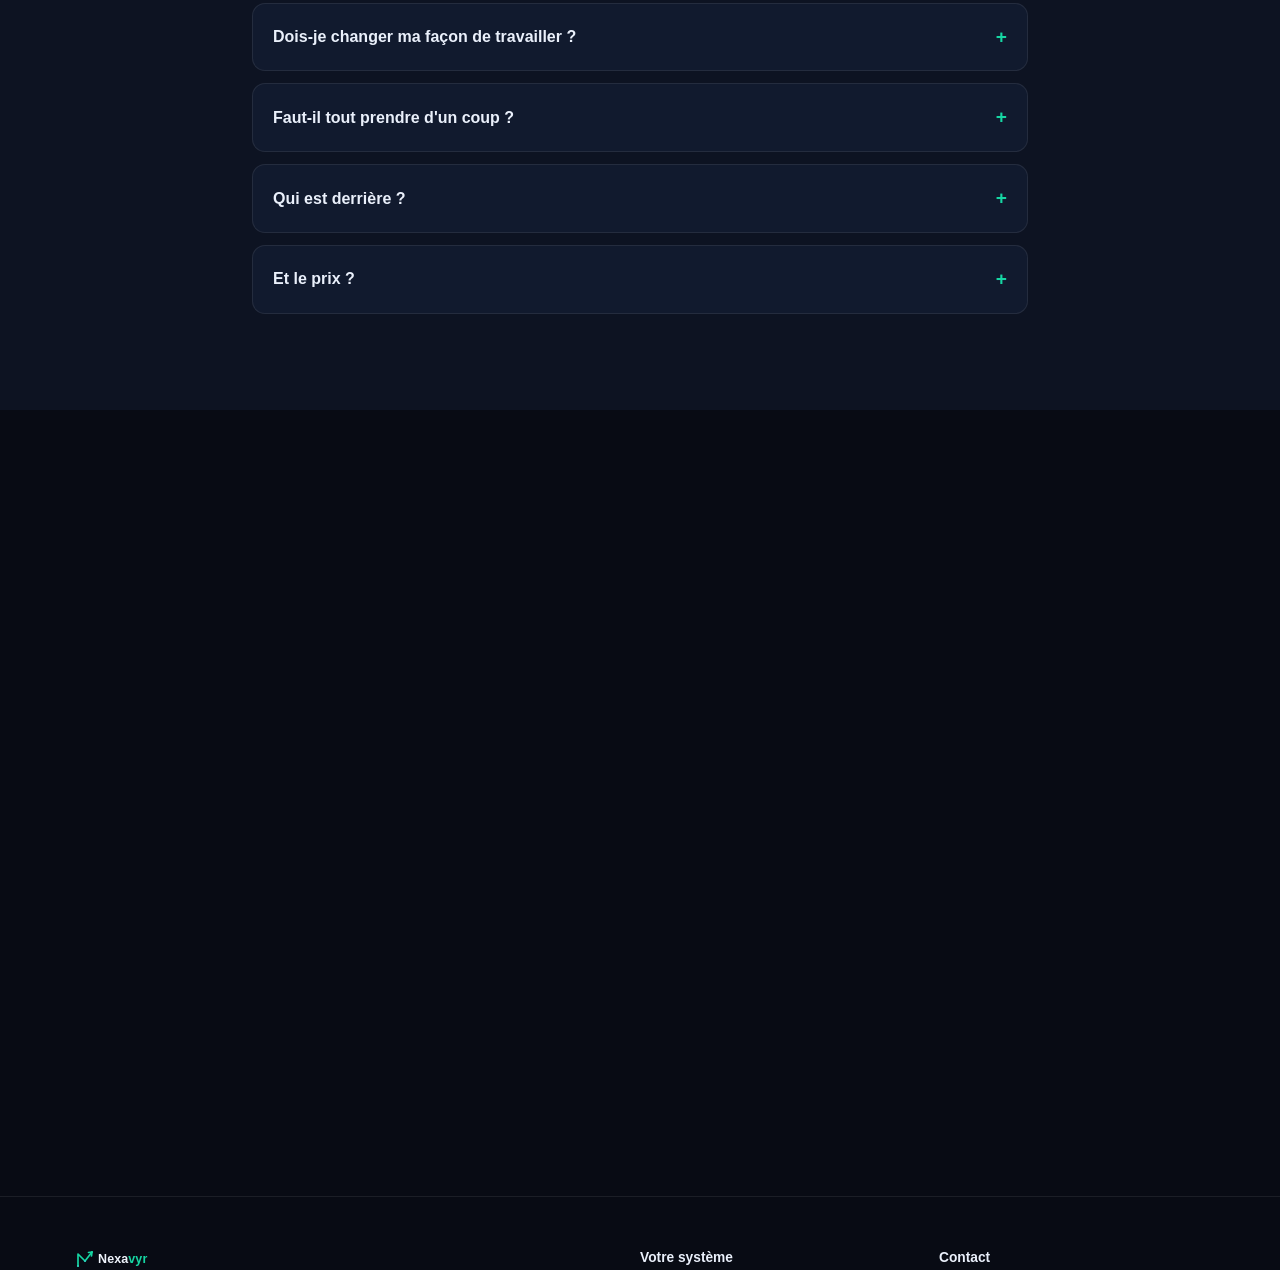
<file: parrainage.html>
<!DOCTYPE html>
<html lang="fr">
<head><meta charset="UTF-8"><title>Nexavyr</title>
<meta http-equiv="refresh" content="0; url=index.html">
<link rel="canonical" href="index.html">
</head>
<body><a href="index.html">Nexavyr</a></body>
</html>
</file>
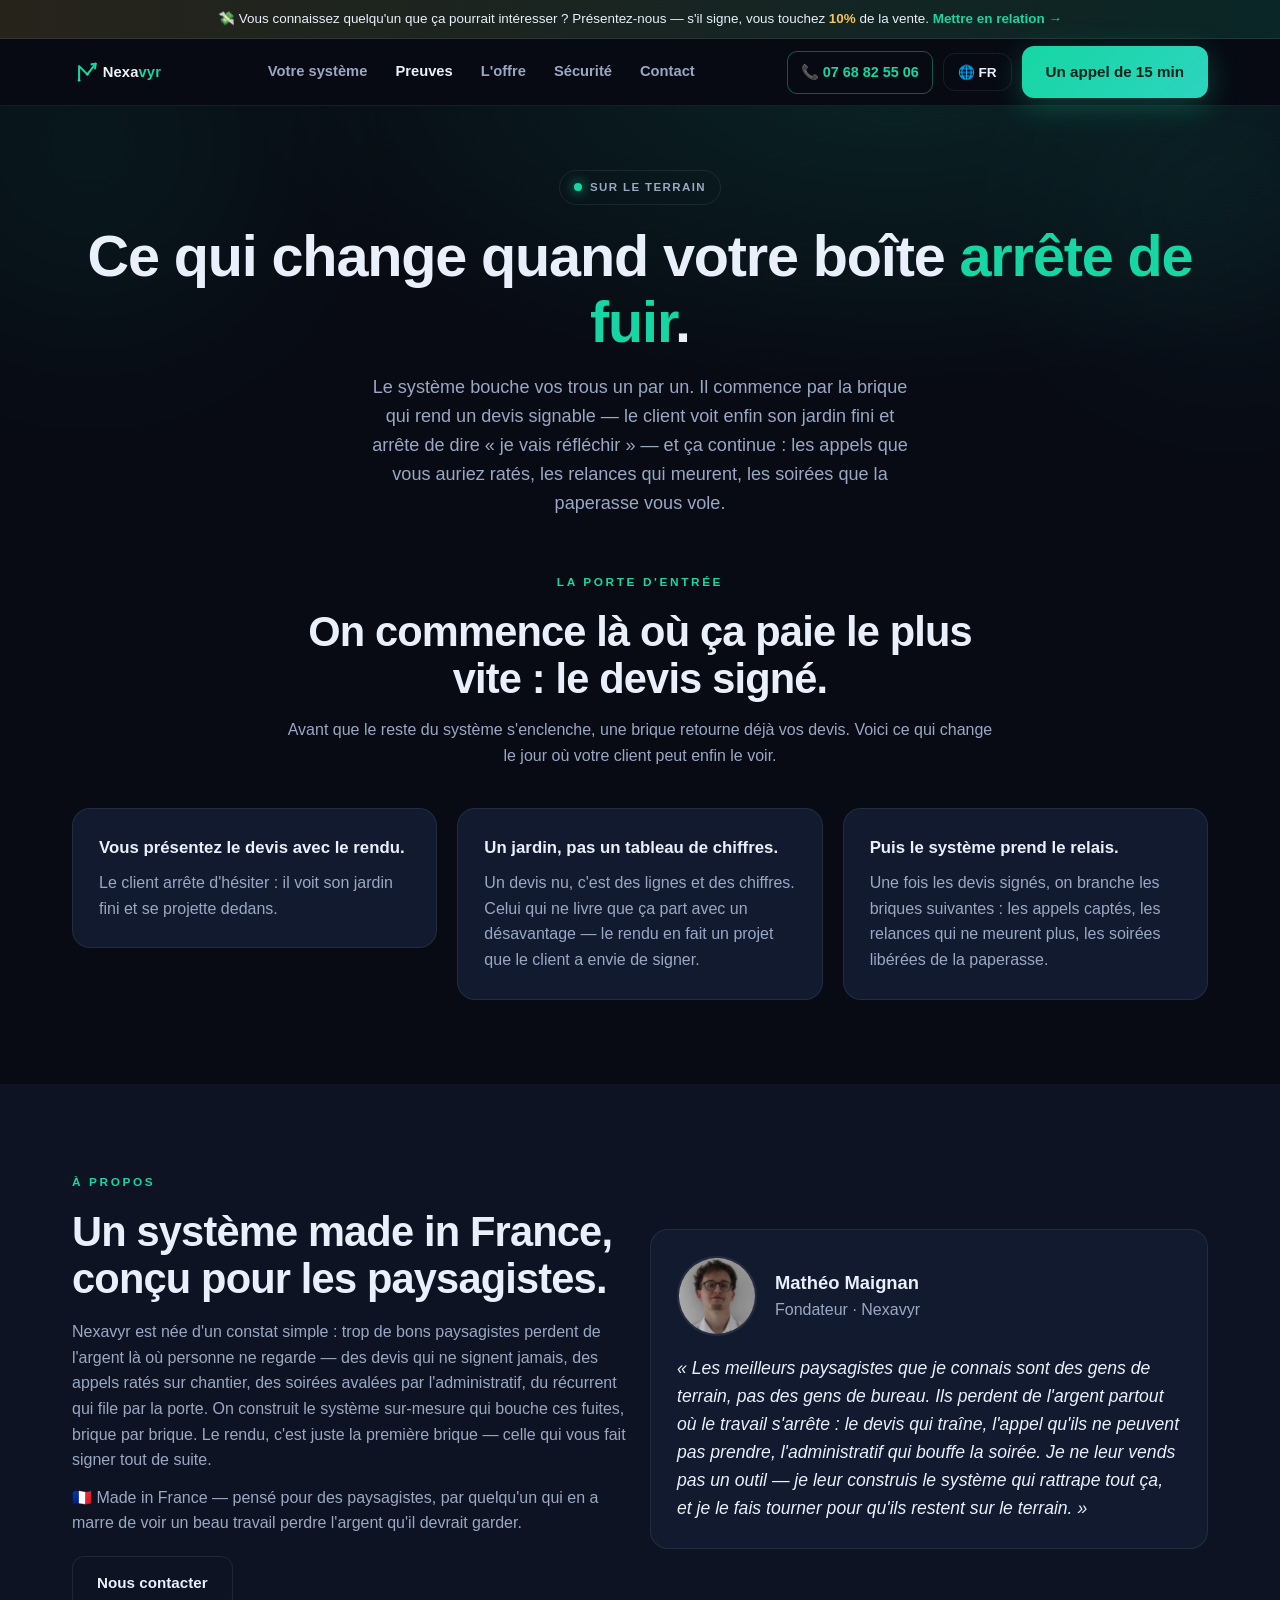
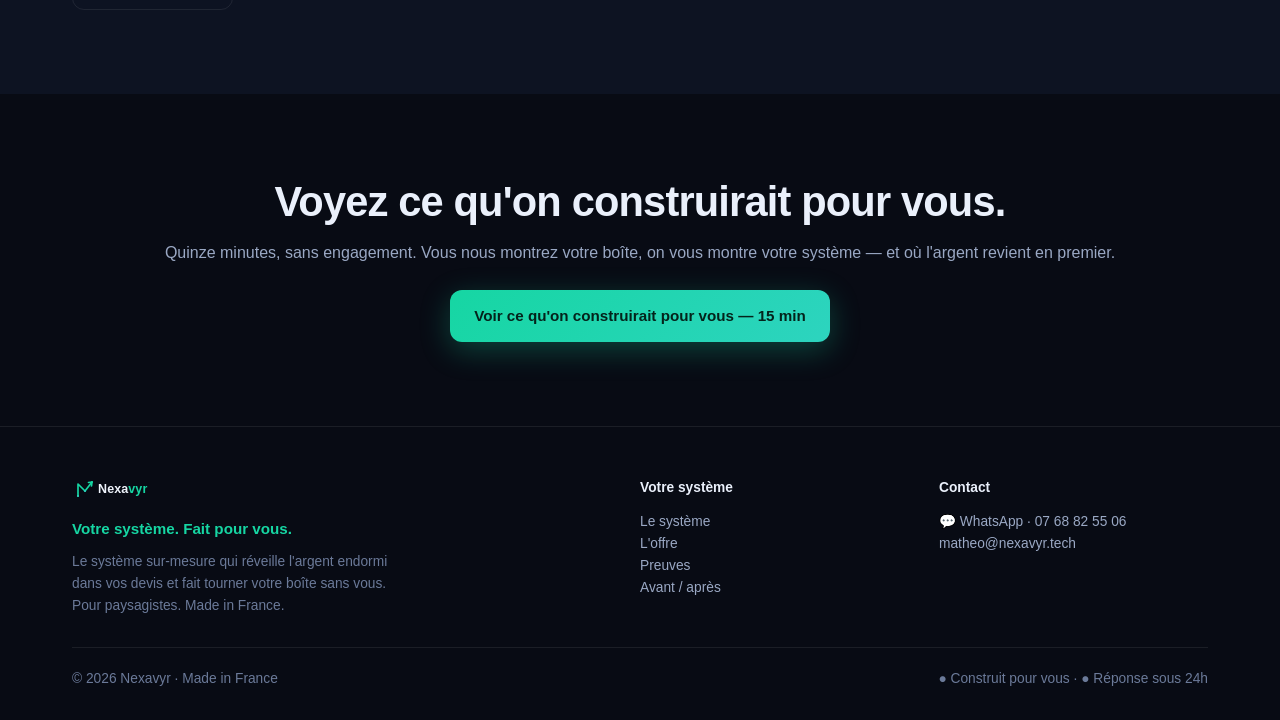
<file: preuves.html>
<!DOCTYPE html>
<html lang="fr">
<head>
<meta charset="UTF-8">
<meta name="viewport" content="width=device-width, initial-scale=1">
<title>Preuves · Nexavyr</title>
<meta name="description" content="Ce qui change quand le paysagiste arrête d'écoper : le système Nexavyr rend le devis signable, capte les leads, fait tourner la boîte. Le rendu, c'est la porte d'entrée. Fondateur Mathéo Maignan. Made in France.">
<link rel="icon" type="image/svg+xml" href="favicon.svg">
<link rel="stylesheet" href="style.css">
</head>
<body>

<div class="promo-bar" data-en="💸 Know someone this could help? Introduce them — if they sign, you earn <b>10%</b> of the sale. <a href='contact.html'>Refer someone →</a>">💸 Vous connaissez quelqu'un que ça pourrait intéresser ? Présentez-nous — s'il signe, vous touchez <b>10%</b> de la vente. <a href="contact.html">Mettre en relation →</a></div>

<header>
  <div class="wrap"><nav>
    <a class="logo" href="index.html"><img src="logo.svg" alt="Nexavyr — Captez plus, gagnez plus" style="height:26px;display:block"></a>
    <div class="nav-links">
      <a href="produit.html" data-en="Your system">Votre système</a>
      <a href="preuves.html" class="active" data-en="Proof">Preuves</a>
      <a href="tarifs.html" data-en="The offer">L'offre</a>
      <a href="tarifs.html#securite" data-en="Security">Sécurité</a>
      <a href="contact.html" data-en="Contact">Contact</a>
    </div>
    <div class="nav-cta">
      <a href="tel:+33768825506" class="nav-call">📞 07 68 82 55 06</a>
      <button class="btn btn-gho lang-btn" onclick="nxToggleLang()">🌐 FR</button>
      <a href="https://cal.eu/matheo-nexavyr/decouverte" target="_blank" rel="noopener" class="btn btn-pri" data-en="15-min call">Un appel de 15 min</a>
    </div>
  </nav></div>
</header>

<!-- HERO -->
<section class="page-hero">
  <div class="wrap center">
    <span class="pill"><span class="dot"></span> <span data-en="On the ground">Sur le terrain</span></span>
    <h1 style="margin-top:18px" data-en="What changes when your business <span style='color:var(--acc)'>stops leaking</span>.">Ce qui change quand votre boîte <span style="color:var(--acc)">arrête de fuir</span>.</h1>
    <p class="lead" style="margin:18px auto 0" data-en="The system plugs your holes one by one. It starts with the brick that makes a quote signable — the client finally sees their finished garden and stops saying « I'll think about it » — and it keeps going: the calls you'd have missed, the follow-ups that die, the evenings the paperwork steals.">Le système bouche vos trous un par un. Il commence par la brique qui rend un devis signable — le client voit enfin son jardin fini et arrête de dire « je vais réfléchir » — et ça continue : les appels que vous auriez ratés, les relances qui meurent, les soirées que la paperasse vous vole.</p>
  </div>
</section>

<!-- CE QUE ÇA CHANGE -->
<section style="padding-top:20px">
  <div class="wrap">
    <div class="center" style="max-width:720px;margin:0 auto 40px">
      <span class="eyebrow" data-en="The way in">La porte d'entrée</span>
      <h2 data-en="Start where it pays off fastest: the signed quote.">On commence là où ça paie le plus vite : le devis signé.</h2>
      <p class="muted" style="margin-top:14px" data-en="Before the rest of the system kicks in, one brick already turns your quotes around. Here's what changes the day your client can finally see it.">Avant que le reste du système s'enclenche, une brique retourne déjà vos devis. Voici ce qui change le jour où votre client peut enfin le voir.</p>
    </div>
    <div class="grid g3">
      <div class="card reveal"><b style="font-size:1.05rem;display:block;margin-bottom:8px" data-en="You present the quote with the render.">Vous présentez le devis avec le rendu.</b><span class="muted" data-en="The client stops hesitating: they see their finished garden and picture themselves in it.">Le client arrête d'hésiter : il voit son jardin fini et se projette dedans.</span></div>
      <div class="card reveal"><b style="font-size:1.05rem;display:block;margin-bottom:8px" data-en="A garden, not a table of numbers.">Un jardin, pas un tableau de chiffres.</b><span class="muted" data-en="A bare quote is lines and figures. Whoever only hands that over starts at a disadvantage — the render turns it into a project the client wants.">Un devis nu, c'est des lignes et des chiffres. Celui qui ne livre que ça part avec un désavantage — le rendu en fait un projet que le client a envie de signer.</span></div>
      <div class="card reveal"><b style="font-size:1.05rem;display:block;margin-bottom:8px" data-en="Then the system takes over.">Puis le système prend le relais.</b><span class="muted" data-en="Once the quotes sign, we plug in the next bricks: calls captured, follow-ups that never die, evenings freed from the paperwork.">Une fois les devis signés, on branche les briques suivantes : les appels captés, les relances qui ne meurent plus, les soirées libérées de la paperasse.</span></div>
    </div>
  </div>
</section>

<!-- A PROPOS -->
<section id="about" style="background:var(--bg2)">
  <div class="wrap">
    <div class="grid g2" style="align-items:center">
      <div>
        <span class="eyebrow" data-en="About">À propos</span>
        <h2 data-en="A system made in France, built for landscapers.">Un système made in France, conçu pour les paysagistes.</h2>
        <p class="muted" style="margin-top:16px" data-en="Nexavyr was born from a simple observation: too many great landscapers bleed money where nobody sees it — quotes that never sign, calls missed on site, evenings swallowed by admin, recurring revenue walking out the door. We build the made-for-you system that plugs those leaks, brick by brick. The render is just the first brick — the one that gets you signing right away.">Nexavyr est née d'un constat simple : trop de bons paysagistes perdent de l'argent là où personne ne regarde — des devis qui ne signent jamais, des appels ratés sur chantier, des soirées avalées par l'administratif, du récurrent qui file par la porte. On construit le système sur-mesure qui bouche ces fuites, brique par brique. Le rendu, c'est juste la première brique — celle qui vous fait signer tout de suite.</p>
        <p class="muted" style="margin-top:12px" data-en="🇫🇷 Made in France — built for landscapers, by someone tired of watching great work leak money it should keep.">🇫🇷 Made in France — pensé pour des paysagistes, par quelqu'un qui en a marre de voir un beau travail perdre l'argent qu'il devrait garder.</p>
        <a href="https://cal.eu/matheo-nexavyr/decouverte" target="_blank" rel="noopener" class="btn btn-gho" style="margin-top:20px" data-en="Contact us">Nous contacter</a>
      </div>
      <div class="card">
        <div style="display:flex;gap:18px;align-items:center;flex-wrap:wrap">
          <img src="matheo.jpg" alt="Mathéo Maignan, fondateur de Nexavyr" style="width:80px;height:80px;border-radius:50%;object-fit:cover;border:2px solid var(--line)" loading="lazy">
          <div><b style="font-size:1.15rem">Mathéo Maignan</b><br><span class="muted" data-en="Founder · Nexavyr">Fondateur · Nexavyr</span></div>
        </div>
        <p style="margin-top:18px;font-style:italic;font-size:1.1rem" data-en="&laquo; The best landscapers I know are craftsmen, not office people. They lose money everywhere the work stops: the quote that stalls, the call they can't take, the admin that eats the night. I don't sell them a tool — I build them the system that catches all of it, and I run it so they can stay on the ground. &raquo;">« Les meilleurs paysagistes que je connais sont des gens de terrain, pas des gens de bureau. Ils perdent de l'argent partout où le travail s'arrête : le devis qui traîne, l'appel qu'ils ne peuvent pas prendre, l'administratif qui bouffe la soirée. Je ne leur vends pas un outil — je leur construis le système qui rattrape tout ça, et je le fais tourner pour qu'ils restent sur le terrain. »</p>
      </div>
    </div>
  </div>
</section>

<!-- CTA -->
<section>
  <div class="wrap center">
    <h2 data-en="See what we'd build for you.">Voyez ce qu'on construirait pour vous.</h2>
    <p class="muted" style="margin:14px 0 24px" data-en="Fifteen minutes, no strings. You show us your business, we show you your system — and where the money comes back first.">Quinze minutes, sans engagement. Vous nous montrez votre boîte, on vous montre votre système — et où l'argent revient en premier.</p>
    <a href="https://cal.eu/matheo-nexavyr/decouverte" target="_blank" rel="noopener" class="btn btn-pri" data-en="See what we'd build for you — 15 min">Voir ce qu'on construirait pour vous — 15 min</a>
  </div>
</section>

<footer>
  <div class="wrap">
    <div class="foot-grid">
      <div>
        <div class="logo"><img src="logo.svg" alt="Nexavyr" style="height:22px"></div>
        <p style="color:#16d6a3;font-weight:700;margin:8px 0 0;font-size:.95rem" data-en="Your system. Built for you.">Votre système. Fait pour vous.</p>
        <p style="margin-top:10px;max-width:340px" data-en="The made-for-you system that wakes the money asleep in your quotes and keeps your business running without you. For landscapers. Made in France.">Le système sur-mesure qui réveille l'argent endormi dans vos devis et fait tourner votre boîte sans vous. Pour paysagistes. Made in France.</p>
      </div>
      <div><b style="color:var(--txt);display:block;margin-bottom:12px" data-en="Your system">Votre système</b>
        <a href="produit.html" data-en="The system">Le système</a><br><a href="tarifs.html" data-en="The offer">L'offre</a><br><a href="preuves.html" data-en="Proof">Preuves</a><br><a href="montage-chantier.html" data-en="Before / after">Avant / après</a></div>
      <div><b style="color:var(--txt);display:block;margin-bottom:12px" data-en="Contact">Contact</b>
        <a href="https://wa.me/33768825506">💬 WhatsApp · 07 68 82 55 06</a><br><a href="mailto:matheo@nexavyr.tech">matheo@nexavyr.tech</a></div>
    </div>
    <div class="foot-bottom"><span data-en="© 2026 Nexavyr · Made in France">© 2026 Nexavyr · Made in France</span><span data-en="● Built for you · ● Reply within 24h">● Construit pour vous · ● Réponse sous 24h</span></div>
  </div>
</footer>

<script src="i18n.js"></script>
<script>
  (function(){
    var els=document.querySelectorAll('.reveal');
    if('IntersectionObserver' in window){
      var io=new IntersectionObserver(function(es){es.forEach(function(e){if(e.isIntersecting)e.target.classList.add('in');});},{threshold:.12});
      els.forEach(function(el){io.observe(el);});
    } else { els.forEach(function(el){el.classList.add('in');}); }
    setTimeout(function(){ if(!document.querySelector('.reveal.in')){ els.forEach(function(el){el.classList.add('in');}); } },1600);
  })();
</script>
</body>
</html>
</file>
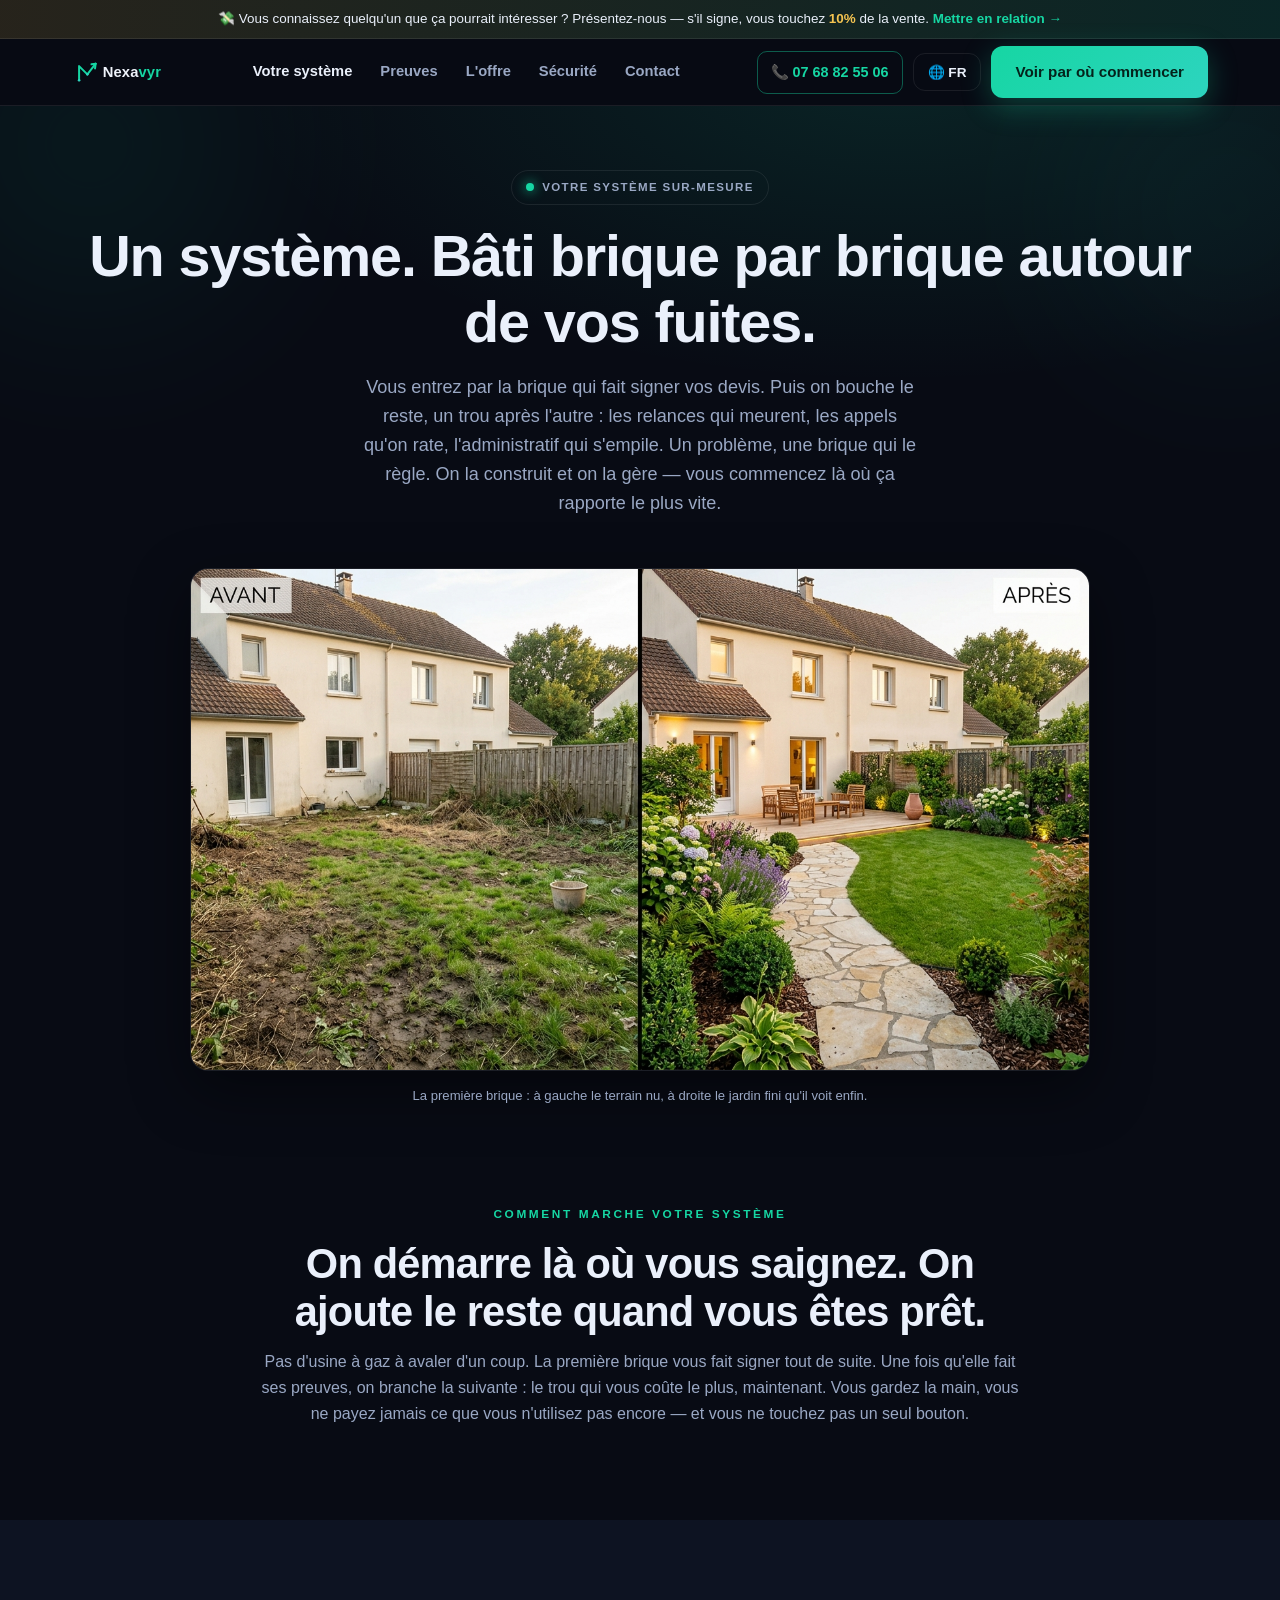
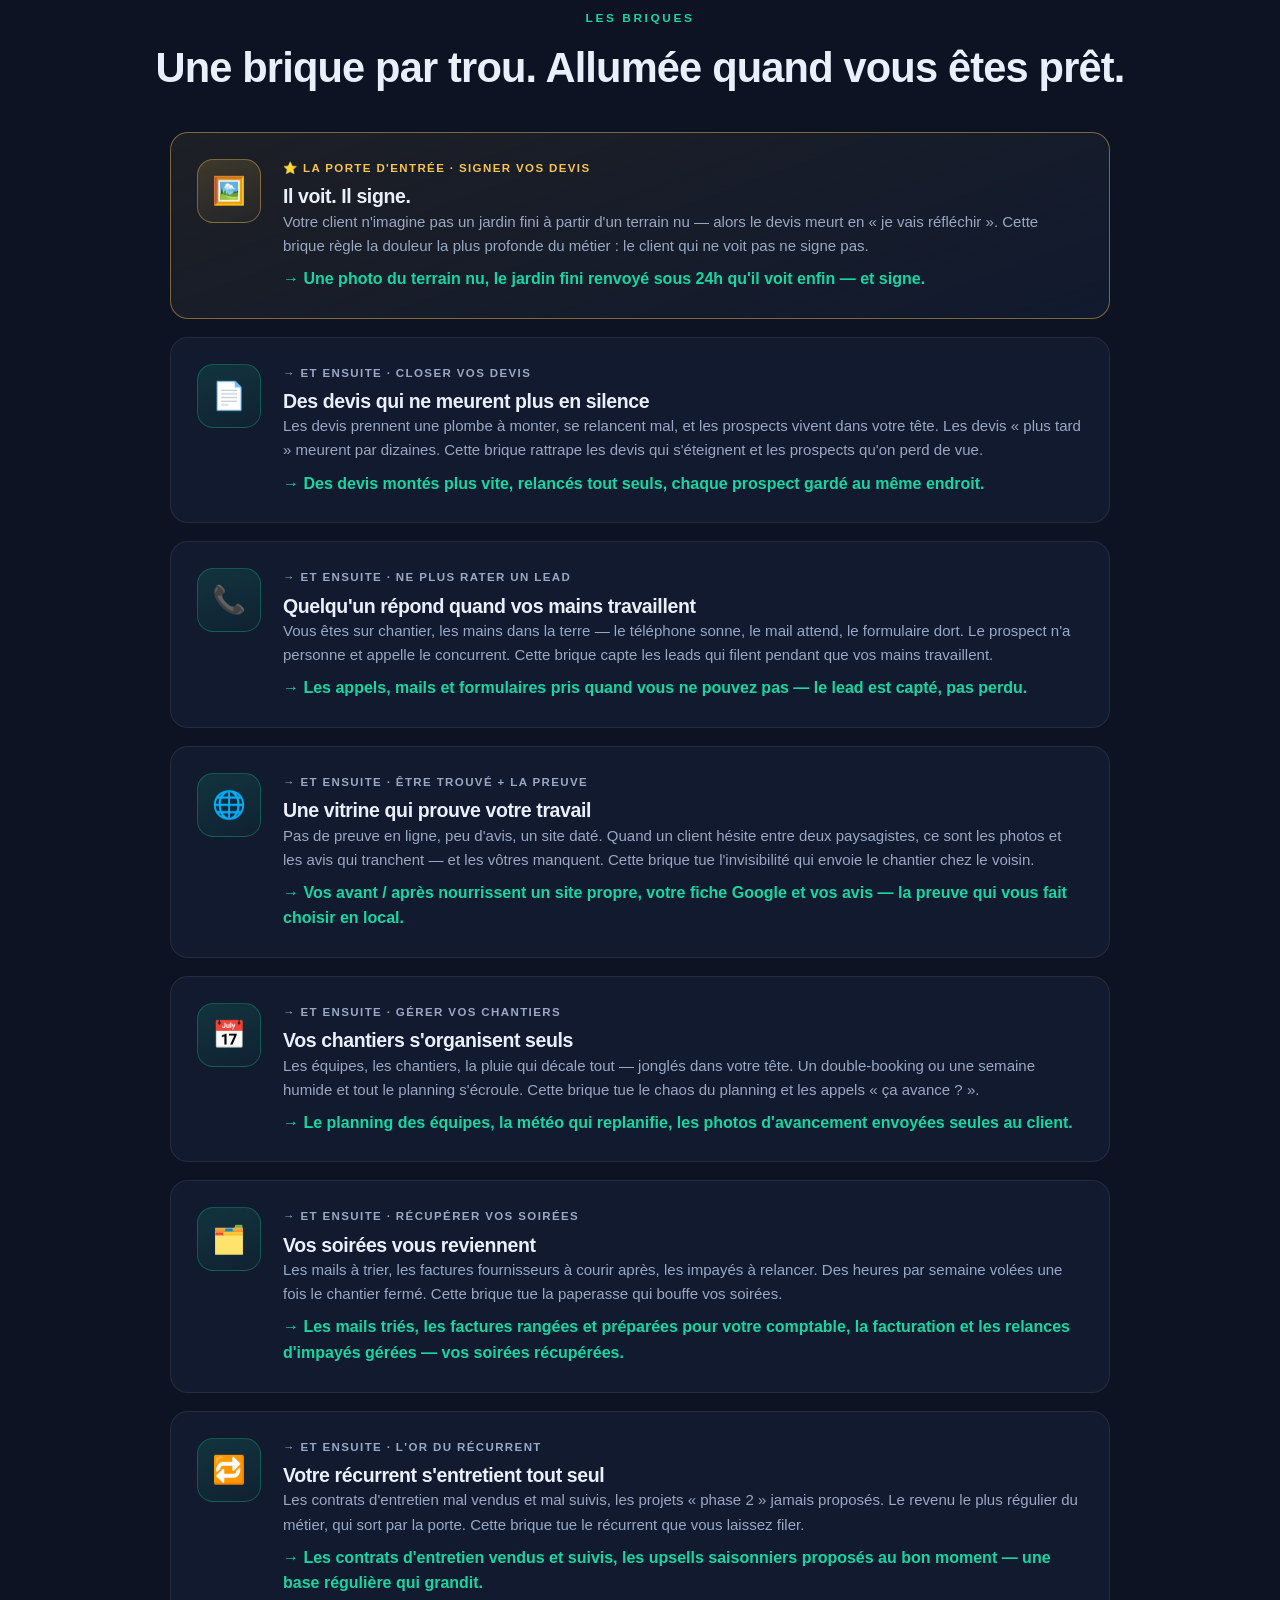
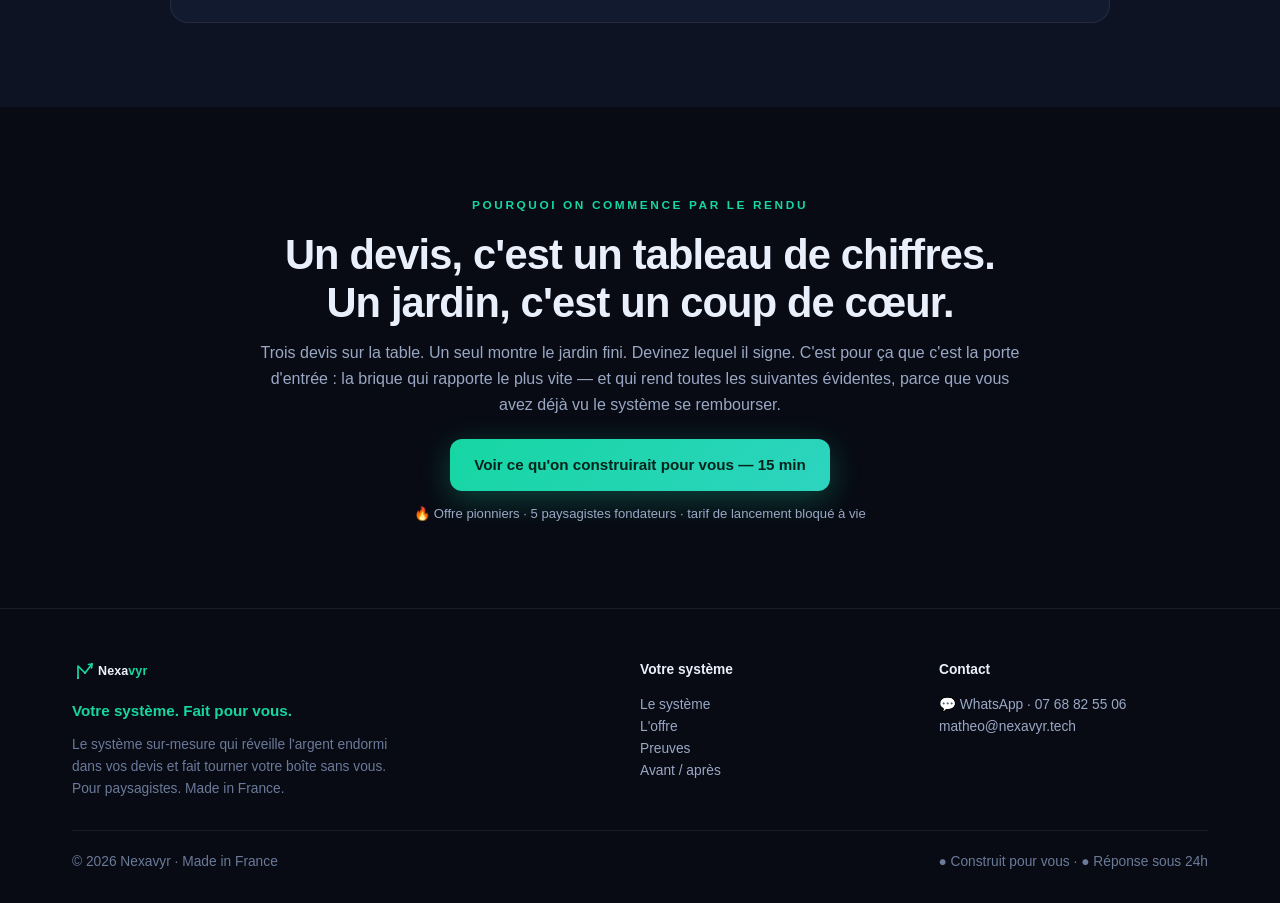
<file: produit.html>
<!DOCTYPE html>
<html lang="fr">
<head>
<meta charset="UTF-8">
<meta name="viewport" content="width=device-width, initial-scale=1">
<title>Votre système · Nexavyr</title>
<meta name="description" content="Votre système sur-mesure Nexavyr : on entre par la brique qui fait signer vos devis, puis on bouche vos autres fuites une par une — relance, appels captés, vitrine, chantiers, administratif, récurrent. On construit et on gère à votre place.">
<link rel="icon" type="image/svg+xml" href="favicon.svg">
<link rel="stylesheet" href="style.css">
<style>
  .mod-grid{grid-template-columns:1fr}
  .mod{display:grid;grid-template-columns:auto 1fr;gap:22px;align-items:start}
  @media(max-width:620px){.mod{grid-template-columns:1fr;gap:12px}}
  .mod .badge{width:64px;height:64px;border-radius:16px;display:flex;align-items:center;justify-content:center;font-size:1.7rem;background:linear-gradient(160deg,rgba(22,214,163,.14),rgba(22,214,163,.04));border:1px solid rgba(22,214,163,.28)}
  .mod.entry{border-color:rgba(245,196,81,.45);background:linear-gradient(160deg,rgba(245,196,81,.07),var(--card))}
  .mod.entry .badge{background:linear-gradient(160deg,rgba(245,196,81,.16),rgba(245,196,81,.04));border-color:rgba(245,196,81,.4)}
  .mod h3{font-size:1.22rem;margin:0 0 2px}
  .mod .fam{font-size:.72rem;letter-spacing:.12em;text-transform:uppercase;color:var(--muted);font-weight:700;margin-bottom:8px;display:block}
  .mod .ben{color:var(--acc);font-weight:800;margin-top:8px}
</style>
</head>
<body>

<div class="promo-bar" data-en="💸 Know someone this could help? Introduce them — if they sign, you earn <b>10%</b> of the sale. <a href='contact.html'>Refer someone →</a>">💸 Vous connaissez quelqu'un que ça pourrait intéresser ? Présentez-nous — s'il signe, vous touchez <b>10%</b> de la vente. <a href="contact.html">Mettre en relation →</a></div>

<header>
  <div class="wrap"><nav>
    <a class="logo" href="index.html"><img src="logo.svg" alt="Nexavyr" style="height:26px;display:block"></a>
    <div class="nav-links">
      <a href="produit.html" class="active" data-en="Your system">Votre système</a>
      <a href="preuves.html" data-en="Proof">Preuves</a>
      <a href="tarifs.html" data-en="The offer">L'offre</a>
      <a href="tarifs.html#securite" data-en="Security">Sécurité</a>
      <a href="contact.html" data-en="Contact">Contact</a>
    </div>
    <div class="nav-cta">
      <a href="tel:+33768825506" class="nav-call">📞 07 68 82 55 06</a>
      <button class="btn btn-gho lang-btn" onclick="nxToggleLang()">🌐 FR</button>
      <a href="https://cal.eu/matheo-nexavyr/decouverte" target="_blank" rel="noopener" class="btn btn-pri" data-en="See where to start">Voir par où commencer</a>
    </div>
  </nav></div>
</header>

<!-- HERO -->
<section class="page-hero">
  <div class="wrap center">
    <span class="pill"><span class="dot"></span> <span data-en="Your made-for-you system">Votre système sur-mesure</span></span>
    <h1 style="margin-top:18px" data-en="One system. Built brick by brick around your leaks.">Un système. Bâti brique par brique autour de vos fuites.</h1>
    <p class="lead" style="margin:18px auto 0" data-en="You enter through the brick that gets your quotes signed. Then we plug the rest, one hole at a time: dead follow-ups, calls that ring out, admin that piles up. One problem, one brick that kills it. We build it and we run it — you start where it pays off fastest.">Vous entrez par la brique qui fait signer vos devis. Puis on bouche le reste, un trou après l'autre : les relances qui meurent, les appels qu'on rate, l'administratif qui s'empile. Un problème, une brique qui le règle. On la construit et on la gère — vous commencez là où ça rapporte le plus vite.</p>
  </div>
</section>

<!-- LE RENDU EN IMAGE -->
<section style="padding-top:20px">
  <div class="wrap">
    <div style="max-width:900px;margin:0 auto;border:1px solid var(--line);border-radius:18px;overflow:hidden;box-shadow:0 20px 60px rgba(0,0,0,.45)">
      <img src="rendu-avant-apres.png" alt="Rendu avant / après d'un jardin : terrain nu transformé en aménagement paysager réaliste (terrasse, allée en pierre, massifs)" style="width:100%;display:block" loading="lazy">
    </div>
    <p class="center muted" style="font-size:.82rem;margin-top:14px" data-en="The first brick: on the left the bare plot, on the right the finished garden he finally sees.">La première brique : à gauche le terrain nu, à droite le jardin fini qu'il voit enfin.</p>
  </div>
</section>

<!-- LE PRINCIPE -->
<section style="padding-top:10px">
  <div class="wrap">
    <div class="center" style="max-width:760px;margin:0 auto 10px">
      <span class="eyebrow" data-en="How your system works">Comment marche votre système</span>
      <h2 data-en="We start where you bleed. We add the rest when you're ready.">On démarre là où vous saignez. On ajoute le reste quand vous êtes prêt.</h2>
      <p class="muted" style="margin-top:14px" data-en="No giant tool to swallow whole. The first brick gets you signing right away. Once it delivers, we plug in the next one: whichever hole is costing you the most, right now. You stay in control, you never pay for what you don't use yet — and you never touch a single button.">Pas d'usine à gaz à avaler d'un coup. La première brique vous fait signer tout de suite. Une fois qu'elle fait ses preuves, on branche la suivante : le trou qui vous coûte le plus, maintenant. Vous gardez la main, vous ne payez jamais ce que vous n'utilisez pas encore — et vous ne touchez pas un seul bouton.</p>
    </div>
  </div>
</section>

<!-- LES BRIQUES -->
<section style="background:var(--bg2)">
  <div class="wrap">
    <div class="center" style="margin-bottom:40px">
      <span class="eyebrow" data-en="The bricks">Les briques</span>
      <h2 data-en="One brick per hole. Switched on when you're ready.">Une brique par trou. Allumée quand vous êtes prêt.</h2>
    </div>
    <div class="grid mod-grid" style="max-width:940px;margin:0 auto;gap:18px">

      <!-- M0 -->
      <div class="card mod entry reveal">
        <div class="badge">🖼️</div>
        <div>
          <span class="fam" style="color:var(--gold)" data-en="⭐ The way in · signing your quotes">⭐ La porte d'entrée · signer vos devis</span>
          <h3 data-en="He sees it. He signs.">Il voit. Il signe.</h3>
          <p class="muted" style="font-size:.94rem" data-en="Your client can't picture a finished garden from a bare plot — so the quote dies in « I'll think about it ». This brick kills the deepest pain of the trade: the client who can't see it doesn't sign.">Votre client n'imagine pas un jardin fini à partir d'un terrain nu — alors le devis meurt en « je vais réfléchir ». Cette brique règle la douleur la plus profonde du métier : le client qui ne voit pas ne signe pas.</p>
          <div class="ben" data-en="→ One photo of the bare plot, back within 24h the finished garden he finally sees — and signs.">→ Une photo du terrain nu, le jardin fini renvoyé sous 24h qu'il voit enfin — et signe.</div>
        </div>
      </div>

      <!-- M1 -->
      <div class="card mod reveal">
        <div class="badge">📄</div>
        <div>
          <span class="fam" data-en="→ And then · closing your quotes">→ Et ensuite · closer vos devis</span>
          <h3 data-en="Quotes that stop dying of silence">Des devis qui ne meurent plus en silence</h3>
          <p class="muted" style="font-size:.94rem" data-en="Quotes take forever to build, get followed up badly, and prospects live in your head. « Later » quotes die by the dozen. This brick catches the quotes that go quiet and the prospects you lose track of.">Les devis prennent une plombe à monter, se relancent mal, et les prospects vivent dans votre tête. Les devis « plus tard » meurent par dizaines. Cette brique rattrape les devis qui s'éteignent et les prospects qu'on perd de vue.</p>
          <div class="ben" data-en="→ Quotes built faster, followed up on their own, every prospect kept in one place.">→ Des devis montés plus vite, relancés tout seuls, chaque prospect gardé au même endroit.</div>
        </div>
      </div>

      <!-- M2 -->
      <div class="card mod reveal">
        <div class="badge">📞</div>
        <div>
          <span class="fam" data-en="→ And then · never miss a lead">→ Et ensuite · ne plus rater un lead</span>
          <h3 data-en="Someone answers when your hands are busy">Quelqu'un répond quand vos mains travaillent</h3>
          <p class="muted" style="margin:0;font-size:.94rem" data-en="You're on site, hands in the dirt — the phone rings, the email waits, the form sits there. The prospect gets no answer and calls your competitor. This brick catches the leads that slip away while your hands are busy.">Vous êtes sur chantier, les mains dans la terre — le téléphone sonne, le mail attend, le formulaire dort. Le prospect n'a personne et appelle le concurrent. Cette brique capte les leads qui filent pendant que vos mains travaillent.</p>
          <div class="ben" data-en="→ Calls, emails and forms answered when you can't — the lead is captured, not lost.">→ Les appels, mails et formulaires pris quand vous ne pouvez pas — le lead est capté, pas perdu.</div>
        </div>
      </div>

      <!-- M3 -->
      <div class="card mod reveal">
        <div class="badge">🌐</div>
        <div>
          <span class="fam" data-en="→ And then · getting found + proof">→ Et ensuite · être trouvé + la preuve</span>
          <h3 data-en="A showcase that proves your work">Une vitrine qui prouve votre travail</h3>
          <p class="muted" style="margin:0;font-size:.94rem" data-en="No online proof, few reviews, an old site. When a client hesitates between two landscapers, the photos and the reviews decide — and yours are missing. This brick kills the invisibility that sends the job next door.">Pas de preuve en ligne, peu d'avis, un site daté. Quand un client hésite entre deux paysagistes, ce sont les photos et les avis qui tranchent — et les vôtres manquent. Cette brique tue l'invisibilité qui envoie le chantier chez le voisin.</p>
          <div class="ben" data-en="→ Your before / after renders feed a clean site, your Google listing and your reviews — the proof that gets you chosen locally.">→ Vos avant / après nourrissent un site propre, votre fiche Google et vos avis — la preuve qui vous fait choisir en local.</div>
        </div>
      </div>

      <!-- M4 -->
      <div class="card mod reveal">
        <div class="badge">📅</div>
        <div>
          <span class="fam" data-en="→ And then · running your sites">→ Et ensuite · gérer vos chantiers</span>
          <h3 data-en="Your sites organize themselves">Vos chantiers s'organisent seuls</h3>
          <p class="muted" style="margin:0;font-size:.94rem" data-en="Crews, sites, and rain that pushes everything back — juggled in your head. One double-booking or a wet week and the whole schedule falls apart. This brick kills the planning chaos and the « is it moving? » calls.">Les équipes, les chantiers, la pluie qui décale tout — jonglés dans votre tête. Un double-booking ou une semaine humide et tout le planning s'écroule. Cette brique tue le chaos du planning et les appels « ça avance ? ».</p>
          <div class="ben" data-en="→ Crew planning, weather reshuffles handled, progress photos sent to the client on their own.">→ Le planning des équipes, la météo qui replanifie, les photos d'avancement envoyées seules au client.</div>
        </div>
      </div>

      <!-- M5 -->
      <div class="card mod reveal">
        <div class="badge">🗂️</div>
        <div>
          <span class="fam" data-en="→ And then · reclaiming your evenings">→ Et ensuite · récupérer vos soirées</span>
          <h3 data-en="Your evenings come back to you">Vos soirées vous reviennent</h3>
          <p class="muted" style="margin:0;font-size:.94rem" data-en="Emails to sort, supplier invoices to chase down, unpaid bills to reclaim. Hours a week stolen after the site closes. This brick kills the paperwork that eats your evenings.">Les mails à trier, les factures fournisseurs à courir après, les impayés à relancer. Des heures par semaine volées une fois le chantier fermé. Cette brique tue la paperasse qui bouffe vos soirées.</p>
          <div class="ben" data-en="→ Emails sorted, invoices filed and prepared for your accountant, billing and payment reminders handled — your evenings back.">→ Les mails triés, les factures rangées et préparées pour votre comptable, la facturation et les relances d'impayés gérées — vos soirées récupérées.</div>
        </div>
      </div>

      <!-- M6 -->
      <div class="card mod reveal">
        <div class="badge">🔁</div>
        <div>
          <span class="fam" data-en="→ And then · the recurring goldmine">→ Et ensuite · l'or du récurrent</span>
          <h3 data-en="Your recurring revenue tends itself">Votre récurrent s'entretient tout seul</h3>
          <p class="muted" style="margin:0;font-size:.94rem" data-en="Maintenance contracts sold badly and tracked worse, phase-2 projects never pitched. The steadiest revenue in the trade, walking out the door. This brick kills the recurring money you let slip.">Les contrats d'entretien mal vendus et mal suivis, les projets « phase 2 » jamais proposés. Le revenu le plus régulier du métier, qui sort par la porte. Cette brique tue le récurrent que vous laissez filer.</p>
          <div class="ben" data-en="→ Maintenance contracts sold and followed up, seasonal upsells surfaced at the right time — a steady base that grows.">→ Les contrats d'entretien vendus et suivis, les upsells saisonniers proposés au bon moment — une base régulière qui grandit.</div>
        </div>
      </div>

    </div>
  </div>
</section>

<!-- POURQUOI ON ENTRE PAR LE RENDU -->
<section>
  <div class="wrap">
    <div class="center" style="max-width:760px;margin:0 auto 14px">
      <span class="eyebrow" data-en="Why we start with the render">Pourquoi on commence par le rendu</span>
      <h2 data-en="A quote is a table of numbers. A garden is a coup de cœur.">Un devis, c'est un tableau de chiffres. Un jardin, c'est un coup de cœur.</h2>
      <p class="muted" style="margin-top:14px" data-en="Three quotes on the table. Only one shows the finished garden. Guess which one he signs. That's why it's the way in: it's the brick that brings money back the fastest — and it makes every other brick easier to add, because you've already seen the system pay for itself.">Trois devis sur la table. Un seul montre le jardin fini. Devinez lequel il signe. C'est pour ça que c'est la porte d'entrée : la brique qui rapporte le plus vite — et qui rend toutes les suivantes évidentes, parce que vous avez déjà vu le système se rembourser.</p>
    </div>
    <div class="center" style="margin-top:22px">
      <a href="https://cal.eu/matheo-nexavyr/decouverte" target="_blank" rel="noopener" class="btn btn-pri" data-en="See what we'd build for you — 15 min">Voir ce qu'on construirait pour vous — 15 min</a>
      <p class="muted" style="font-size:.82rem;margin-top:12px" data-en="🔥 Founders offer · 5 founding landscapers · launch rate locked for life">🔥 Offre pionniers · 5 paysagistes fondateurs · tarif de lancement bloqué à vie</p>
    </div>
  </div>
</section>

<footer>
  <div class="wrap">
    <div class="foot-grid">
      <div>
        <div class="logo"><img src="logo.svg" alt="Nexavyr" style="height:22px"></div>
        <p style="color:#16d6a3;font-weight:700;margin:8px 0 0;font-size:.95rem" data-en="Your system. Built for you.">Votre système. Fait pour vous.</p>
        <p style="margin-top:10px;max-width:340px" data-en="The made-for-you system that wakes the money asleep in your quotes and keeps your business running without you. For landscapers. Made in France.">Le système sur-mesure qui réveille l'argent endormi dans vos devis et fait tourner votre boîte sans vous. Pour paysagistes. Made in France.</p>
      </div>
      <div><b style="color:var(--txt);display:block;margin-bottom:12px" data-en="Your system">Votre système</b>
        <a href="produit.html" data-en="The system">Le système</a><br><a href="tarifs.html" data-en="The offer">L'offre</a><br><a href="preuves.html" data-en="Proof">Preuves</a><br><a href="montage-chantier.html" data-en="Before / after">Avant / après</a></div>
      <div><b style="color:var(--txt);display:block;margin-bottom:12px" data-en="Contact">Contact</b>
        <a href="https://wa.me/33768825506">💬 WhatsApp · 07 68 82 55 06</a><br><a href="mailto:matheo@nexavyr.tech">matheo@nexavyr.tech</a></div>
    </div>
    <div class="foot-bottom"><span data-en="© 2026 Nexavyr · Made in France">© 2026 Nexavyr · Made in France</span><span data-en="● Built for you · ● Reply within 24h">● Construit pour vous · ● Réponse sous 24h</span></div>
  </div>
</footer>

<script src="i18n.js"></script>
<script>
  (function(){
    var els=document.querySelectorAll('.reveal');
    if('IntersectionObserver' in window){
      var io=new IntersectionObserver(function(es){es.forEach(function(e){if(e.isIntersecting)e.target.classList.add('in');});},{threshold:.12});
      els.forEach(function(el){io.observe(el);});
    } else { els.forEach(function(el){el.classList.add('in');}); }
    setTimeout(function(){ if(!document.querySelector('.reveal.in')){ els.forEach(function(el){el.classList.add('in');}); } },1600);
  })();
</script>
</body>
</html>
</file>
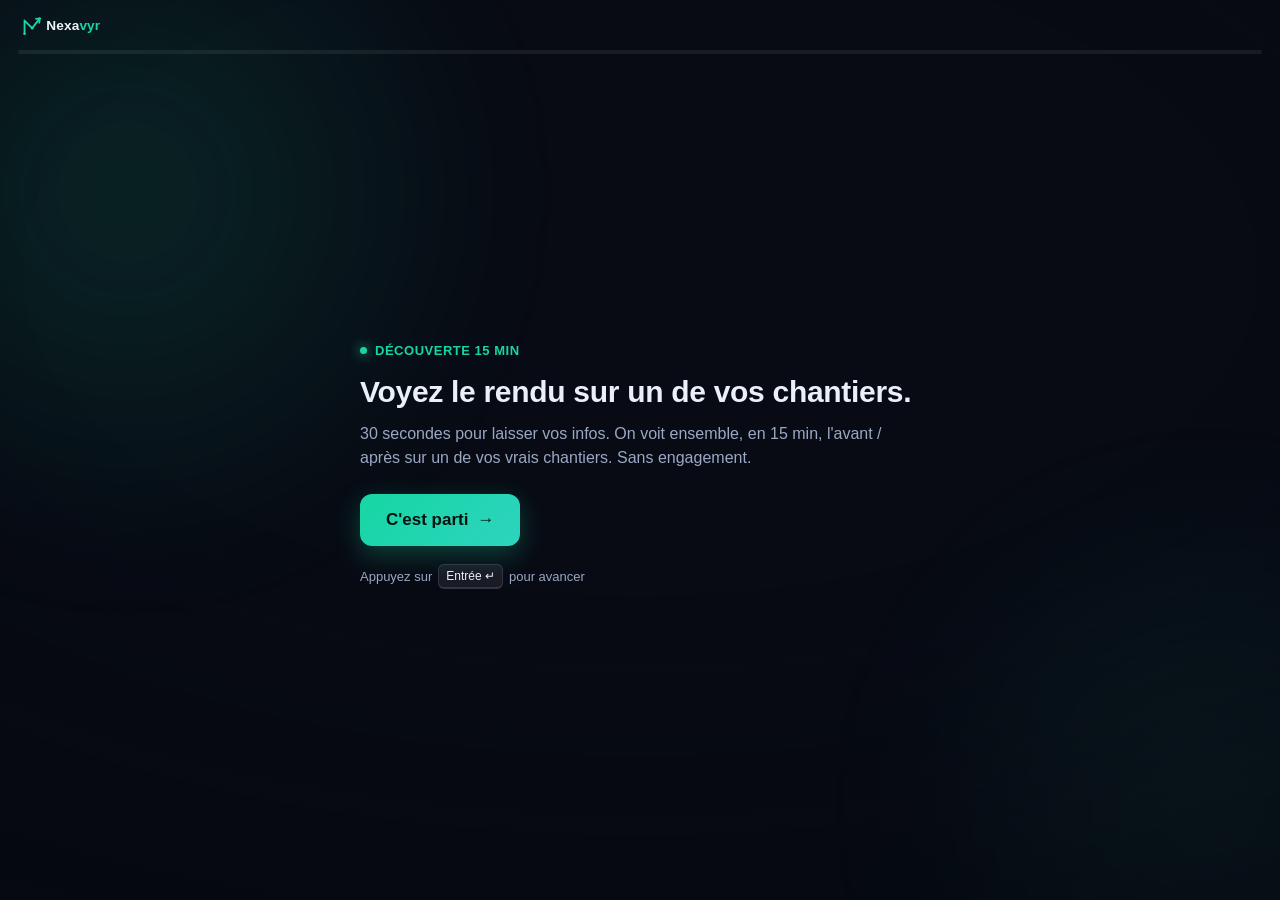
<file: rdv.html>
<!DOCTYPE html>
<html lang="fr">
<head>
<meta charset="UTF-8">
<meta name="viewport" content="width=device-width, initial-scale=1, maximum-scale=5, viewport-fit=cover">
<title>Découverte 15 min · Le rendu sur un de vos chantiers · Nexavyr</title>
<meta name="description" content="Réservez 15 min : on voit ensemble le rendu avant / après sur un de vos vrais chantiers. 30 secondes pour laisser vos infos.">
<meta name="theme-color" content="#080b14">
<link rel="icon" type="image/svg+xml" href="favicon.svg">
<style>
  :root{
    --bg:#080b14;
    --bg2:#0d1322;
    --teal:#16d6a3;
    --teal2:#2dd4bf;
    --grad:linear-gradient(135deg,#16d6a3,#2dd4bf);
    --text:#eaf0fb;
    --muted:#9aa8c4;
    --line:rgba(154,168,196,.18);
    --field:rgba(255,255,255,.04);
    --field-focus:rgba(22,214,163,.06);
    --err:#ff8a8a;
    --sat:env(safe-area-inset-top,0px);
    --sab:env(safe-area-inset-bottom,0px);
    --sal:env(safe-area-inset-left,0px);
    --sar:env(safe-area-inset-right,0px);
  }
  *{box-sizing:border-box;-webkit-tap-highlight-color:transparent;}
  html,body{margin:0;padding:0;height:100%;}
  body{
    background:var(--bg);
    color:var(--text);
    font-family:-apple-system,BlinkMacSystemFont,"Segoe UI",Roboto,Helvetica,Arial,sans-serif;
    font-size:17px;
    line-height:1.5;
    -webkit-font-smoothing:antialiased;
    overflow:hidden;
    position:fixed;
    inset:0;
  }

  /* ---------- Fond animé ---------- */
  #bg-canvas{position:fixed;inset:0;z-index:0;display:block;}
  .halo{position:fixed;border-radius:50%;filter:blur(80px);opacity:.32;z-index:0;pointer-events:none;}
  .halo.a{width:60vmax;height:60vmax;left:-20vmax;top:-15vmax;
    background:radial-gradient(circle at center,rgba(22,214,163,.45),transparent 70%);
    animation:float1 22s ease-in-out infinite;}
  .halo.b{width:55vmax;height:55vmax;right:-22vmax;bottom:-20vmax;
    background:radial-gradient(circle at center,rgba(45,212,191,.30),transparent 70%);
    animation:float2 28s ease-in-out infinite;}
  .vignette{position:fixed;inset:0;z-index:0;pointer-events:none;
    background:radial-gradient(120% 90% at 50% 30%,transparent 40%,rgba(4,6,12,.55) 100%);}
  @keyframes float1{0%,100%{transform:translate(0,0)}50%{transform:translate(6vmax,4vmax)}}
  @keyframes float2{0%,100%{transform:translate(0,0)}50%{transform:translate(-5vmax,-4vmax)}}

  /* ---------- Layout ---------- */
  .app{position:relative;z-index:2;height:100%;display:flex;flex-direction:column;
    padding:calc(var(--sat) + 14px) calc(var(--sar) + 18px) calc(var(--sab) + 16px) calc(var(--sal) + 18px);}

  header.bar{display:flex;align-items:center;justify-content:space-between;gap:12px;flex:0 0 auto;}
  header.bar img{height:24px;display:block;}
  .count{font-size:13px;color:var(--muted);font-variant-numeric:tabular-nums;}

  .progress{flex:0 0 auto;height:4px;border-radius:99px;background:rgba(255,255,255,.07);margin-top:12px;overflow:hidden;}
  .progress > i{display:block;height:100%;width:0%;border-radius:99px;background:var(--grad);
    transition:width .5s cubic-bezier(.22,1,.36,1);}

  main{flex:1 1 auto;display:flex;align-items:center;justify-content:center;position:relative;min-height:0;}
  .stage{width:100%;max-width:560px;margin:0 auto;}

  /* ---------- Steps ---------- */
  .step{display:none;}
  .step.active{display:block;animation:stepIn .5s cubic-bezier(.22,1,.36,1) both;}
  @keyframes stepIn{from{opacity:0;transform:translateY(22px)}to{opacity:1;transform:translateY(0)}}

  .kicker{display:inline-flex;align-items:center;gap:8px;font-size:13px;color:var(--teal);
    letter-spacing:.04em;text-transform:uppercase;font-weight:600;margin-bottom:14px;}
  .kicker .dot{width:7px;height:7px;border-radius:50%;background:var(--teal);box-shadow:0 0 12px var(--teal);}

  h1{font-size:30px;line-height:1.18;font-weight:700;margin:0 0 12px;letter-spacing:-.01em;}
  .step h2{font-size:25px;line-height:1.22;font-weight:700;margin:0 0 8px;letter-spacing:-.01em;}
  .sub{color:var(--muted);font-size:16px;margin:0 0 24px;}
  .opt{color:var(--muted);font-weight:400;font-size:.8em;}

  /* ---------- Fields ---------- */
  .field{width:100%;font-family:inherit;font-size:18px;color:var(--text);
    background:var(--field);border:1.5px solid var(--line);border-radius:14px;
    padding:16px 16px;outline:none;transition:border-color .2s,background .2s,box-shadow .2s;
    -webkit-appearance:none;appearance:none;}
  textarea.field{resize:none;min-height:120px;line-height:1.45;}
  .field::placeholder{color:#5d6b88;}
  .field:focus{border-color:var(--teal);background:var(--field-focus);
    box-shadow:0 0 0 4px rgba(22,214,163,.12);}

  .error{color:var(--err);font-size:14px;margin-top:10px;min-height:18px;
    opacity:0;transform:translateY(-4px);transition:opacity .2s,transform .2s;}
  .error.show{opacity:1;transform:translateY(0);}

  /* ---------- Buttons & hints ---------- */
  .row{display:flex;align-items:center;gap:12px;margin-top:24px;flex-wrap:wrap;}
  .btn{font-family:inherit;font-size:17px;font-weight:600;border:none;cursor:pointer;
    border-radius:12px;padding:15px 26px;display:inline-flex;align-items:center;gap:9px;
    transition:transform .12s ease,filter .2s,opacity .2s;min-height:52px;}
  .btn:active{transform:scale(.97);}
  .btn-primary{background:var(--grad);color:#04130d;box-shadow:0 8px 26px rgba(22,214,163,.28);}
  .btn-primary:hover{filter:brightness(1.05);}
  .btn-primary[disabled]{opacity:.6;cursor:default;}
  .btn-ghost{background:rgba(255,255,255,.05);color:var(--text);border:1.5px solid var(--line);}
  .btn-back{background:transparent;border:1.5px solid var(--line);color:var(--muted);
    width:52px;padding:0;justify-content:center;font-size:20px;}

  .hint{font-size:13px;color:var(--muted);margin-top:18px;display:flex;align-items:center;gap:6px;}
  kbd{font-family:inherit;font-size:12px;background:rgba(255,255,255,.07);border:1px solid var(--line);
    border-bottom-width:2px;border-radius:6px;padding:2px 7px;color:var(--text);}

  /* ---------- Success ---------- */
  .check{width:74px;height:74px;border-radius:50%;background:var(--grad);
    display:flex;align-items:center;justify-content:center;margin-bottom:22px;
    box-shadow:0 10px 34px rgba(22,214,163,.35);animation:pop .55s cubic-bezier(.34,1.56,.64,1) both;}
  .check svg{width:38px;height:38px;}
  @keyframes pop{0%{transform:scale(.3);opacity:0}100%{transform:scale(1);opacity:1}}

  .crosssell{margin-top:30px;padding:20px;border-radius:16px;
    border:1.5px solid var(--line);background:rgba(255,255,255,.03);}
  .crosssell p{margin:0 0 14px;color:var(--muted);font-size:15px;}
  .crosssell p strong{color:var(--text);}

  /* ---------- Sending overlay ---------- */
  .sending{display:flex;align-items:center;gap:12px;color:var(--muted);font-size:16px;margin-top:8px;}
  .spinner{width:22px;height:22px;border-radius:50%;border:3px solid rgba(255,255,255,.15);
    border-top-color:var(--teal);animation:spin .8s linear infinite;}
  @keyframes spin{to{transform:rotate(360deg)}}

  /* ---------- Mobile tuning ---------- */
  @media (max-width:420px){
    body{font-size:16px;}
    h1{font-size:26px;}
    .step h2{font-size:22px;}
    .sub{font-size:15px;}
    .app{padding-left:calc(var(--sal) + 16px);padding-right:calc(var(--sar) + 16px);}
    .btn{flex:1 1 auto;justify-content:center;}
    .btn-back{flex:0 0 auto;}
  }

  @media (prefers-reduced-motion:reduce){
    *,*::before,*::after{animation:none !important;transition:none !important;}
    .step.active{display:block;}
  }
</style>
</head>
<body>

<canvas id="bg-canvas" aria-hidden="true"></canvas>
<div class="halo a" aria-hidden="true"></div>
<div class="halo b" aria-hidden="true"></div>
<div class="vignette" aria-hidden="true"></div>

<div class="app">
  <header class="bar">
    <img src="logo.svg" alt="Nexavyr">
    <span class="count" id="counter"></span>
  </header>
  <div class="progress"><i id="bar"></i></div>

  <main>
    <div class="stage">

      <!-- 0 · Accueil -->
      <section class="step active" data-step="welcome">
        <span class="kicker"><span class="dot"></span> Découverte 15 min</span>
        <h1>Voyez le rendu sur un de vos chantiers.</h1>
        <p class="sub">30 secondes pour laisser vos infos. On voit ensemble, en 15 min, l'avant / après sur un de vos vrais chantiers. Sans engagement.</p>
        <div class="row">
          <button class="btn btn-primary" data-next>C'est parti <span aria-hidden="true">→</span></button>
        </div>
        <p class="hint">Appuyez sur <kbd>Entrée ↵</kbd> pour avancer</p>
      </section>

      <!-- 1 · Nom -->
      <section class="step" data-step="field" data-required="1" data-name="nom_complet">
        <span class="kicker"><span class="dot"></span> Vous</span>
        <h2>Quel est votre nom ?</h2>
        <p class="sub">Pour qu'on sache qui recontacter.</p>
        <input class="field" type="text" inputmode="text" autocomplete="name"
               placeholder="Prénom et nom" enterkeyhint="next">
        <div class="error"></div>
        <div class="row">
          <button class="btn btn-back" data-back aria-label="Revenir">←</button>
          <button class="btn btn-primary" data-next>Suivant <span aria-hidden="true">→</span></button>
        </div>
        <p class="hint"><kbd>Entrée ↵</kbd> pour continuer</p>
      </section>

      <!-- 2 · Entreprise -->
      <section class="step" data-step="field" data-required="1" data-name="entreprise">
        <span class="kicker"><span class="dot"></span> Votre entreprise</span>
        <h2>Le nom de votre entreprise ?</h2>
        <p class="sub">Pour préparer un exemple adapté à votre activité.</p>
        <input class="field" type="text" inputmode="text" autocomplete="organization"
               placeholder="Ex : Jardins de l'Anjou" enterkeyhint="next">
        <div class="error"></div>
        <div class="row">
          <button class="btn btn-back" data-back aria-label="Revenir">←</button>
          <button class="btn btn-primary" data-next>Suivant <span aria-hidden="true">→</span></button>
        </div>
        <p class="hint"><kbd>Entrée ↵</kbd> pour continuer</p>
      </section>

      <!-- 3 · Projet à rendre -->
      <section class="step" data-step="field" data-required="1" data-name="projet">
        <span class="kicker"><span class="dot"></span> Le projet</span>
        <h2>Un chantier qu'on pourrait rendre ?</h2>
        <p class="sub">Un devis en cours où le client a du mal à se projeter. Quelques mots suffisent.</p>
        <textarea class="field" enterkeyhint="next"
                  placeholder="Ex : réaménagement complet d'un jardin, terrasse + plage de piscine, allée en pierre…"></textarea>
        <div class="error"></div>
        <div class="row">
          <button class="btn btn-back" data-back aria-label="Revenir">←</button>
          <button class="btn btn-primary" data-next>Suivant <span aria-hidden="true">→</span></button>
        </div>
        <p class="hint"><kbd>Entrée ↵</kbd> pour continuer · <kbd>Maj+Entrée</kbd> nouvelle ligne</p>
      </section>

      <!-- 4 · Téléphone -->
      <section class="step" data-step="field" data-name="telephone">
        <span class="kicker"><span class="dot"></span> Vous joindre</span>
        <h2>Votre téléphone <span class="opt">(facultatif)</span></h2>
        <p class="sub">Le plus simple pour caler les 15 min ensemble.</p>
        <input class="field" type="tel" inputmode="tel" autocomplete="tel"
               placeholder="06 12 34 56 78" enterkeyhint="next">
        <div class="error"></div>
        <div class="row">
          <button class="btn btn-back" data-back aria-label="Revenir">←</button>
          <button class="btn btn-primary" data-next>Suivant <span aria-hidden="true">→</span></button>
        </div>
        <p class="hint"><kbd>Entrée ↵</kbd> pour continuer</p>
      </section>

      <!-- 5 · Message -->
      <section class="step" data-step="field" data-name="message">
        <span class="kicker"><span class="dot"></span> Un mot en plus</span>
        <h2>Quelque chose à préciser ? <span class="opt">(facultatif)</span></h2>
        <p class="sub">Disponibilités, type de projets, ce que vous voulez tester…</p>
        <textarea class="field" enterkeyhint="send"
                  placeholder="Ex : plutôt le matin, surtout des terrasses, envie de voir l'effet sur un gros devis…"></textarea>
        <div class="error"></div>
        <div class="row">
          <button class="btn btn-back" data-back aria-label="Revenir">←</button>
          <button class="btn btn-primary" data-next>Envoyer <span aria-hidden="true">✓</span></button>
        </div>
        <div class="sending" id="sending" style="display:none"><span class="spinner"></span> Envoi en cours…</div>
        <p class="hint" id="last-hint"><kbd>Entrée ↵</kbd> pour envoyer · <kbd>Maj+Entrée</kbd> nouvelle ligne</p>
      </section>

      <!-- 6 · Succès -->
      <section class="step" data-step="done">
        <div class="check" aria-hidden="true">
          <svg viewBox="0 0 24 24" fill="none"><path d="M5 13l4 4L19 7" stroke="#04130d" stroke-width="3" stroke-linecap="round" stroke-linejoin="round"/></svg>
        </div>
        <h2>Merci, c'est noté !</h2>
        <p class="sub">On vous recontacte sous 24h ouvrées pour caler les 15 min et voir le rendu sur un de vos chantiers.</p>
        <div class="crosssell">
          <p>En attendant, découvrez comment le <strong>rendu avant / après</strong> fait signer vos devis.</p>
          <a class="btn btn-primary" href="index.html">Voir un rendu <span aria-hidden="true">→</span></a>
        </div>
      </section>

    </div>
  </main>
</div>

<script>
(function(){
  "use strict";

  var steps = Array.prototype.slice.call(document.querySelectorAll(".step"));
  var bar = document.getElementById("bar");
  var counter = document.getElementById("counter");
  var current = 0;

  // Indices des écrans "question" pour la barre de progression (on exclut accueil & succès)
  var questionIndexes = steps
    .map(function(s,i){ return {i:i, t:s.getAttribute("data-step")}; })
    .filter(function(o){ return o.t === "field"; })
    .map(function(o){ return o.i; });
  var totalQuestions = questionIndexes.length;

  function isField(step){ return step.getAttribute("data-step") === "field"; }
  function isRequired(step){ return step.getAttribute("data-required") === "1"; }
  function inputOf(step){ return step.querySelector(".field"); }
  function errorOf(step){ return step.querySelector(".error"); }

  function updateProgress(){
    var step = steps[current];
    var pos = questionIndexes.indexOf(current); // 0-based parmi les questions
    if(pos >= 0){
      counter.textContent = (pos + 1) + " / " + totalQuestions;
      bar.style.width = ((pos) / totalQuestions * 100) + "%";
    } else if(step.getAttribute("data-step") === "done"){
      counter.textContent = "Terminé";
      bar.style.width = "100%";
    } else {
      counter.textContent = "";
      bar.style.width = "0%";
    }
  }

  function show(index, focus){
    if(index < 0 || index >= steps.length) return;
    steps[current].classList.remove("active");
    current = index;
    steps[current].classList.add("active");
    updateProgress();
    if(focus){
      var inp = inputOf(steps[current]);
      if(inp){ setTimeout(function(){ try{ inp.focus(); }catch(e){} }, 220); }
    }
    clearError(steps[current]);
  }

  function clearError(step){
    var e = errorOf(step);
    if(e){ e.classList.remove("show"); e.textContent = ""; }
  }
  function showError(step, msg){
    var e = errorOf(step);
    if(e){ e.textContent = msg; e.classList.add("show"); }
    var inp = inputOf(step);
    if(inp){ try{ inp.focus(); }catch(err){} }
  }

  function validate(step){
    if(!isField(step) || !isRequired(step)) return true;
    var inp = inputOf(step);
    if(inp && inp.value.trim() === ""){
      showError(step, "Ce champ est nécessaire pour préparer votre devis.");
      return false;
    }
    return true;
  }

  function next(){
    var step = steps[current];
    if(step.getAttribute("data-step") === "done") return;
    if(!validate(step)) return;
    // Dernier champ -> envoi
    var lastFieldIndex = questionIndexes[questionIndexes.length - 1];
    if(current === lastFieldIndex){
      submit();
      return;
    }
    show(current + 1, true);
  }

  function back(){
    if(current > 0) show(current - 1, true);
  }

  // ---- Boutons ----
  steps.forEach(function(step){
    var nb = step.querySelector("[data-next]");
    var bb = step.querySelector("[data-back]");
    if(nb) nb.addEventListener("click", function(e){ e.preventDefault(); next(); });
    if(bb) bb.addEventListener("click", function(e){ e.preventDefault(); back(); });

    // Effacer l'erreur dès que l'utilisateur tape
    var inp = inputOf(step);
    if(inp) inp.addEventListener("input", function(){ clearError(step); });
  });

  // ---- Clavier global : Entrée = avancer / Maj+Entrée = nouvelle ligne ----
  document.addEventListener("keydown", function(e){
    if(e.key !== "Enter") return;
    if(e.shiftKey) return; // laisse le retour à la ligne dans les textarea
    var step = steps[current];
    if(step.getAttribute("data-step") === "done") return;
    e.preventDefault();
    next();
  });

  // ---- Envoi Web3Forms ----
  function buildFormData(){
    var fd = new FormData();
    fd.append("access_key", "ad88f952-7ed4-48d7-b2aa-082eed0ad704");
    fd.append("subject", "🖼️ Découverte 15 min — demande de rendu (Nexavyr)");
    fd.append("from_name", "Formulaire Découverte 15 min Nexavyr");
    steps.forEach(function(step){
      if(!isField(step)) return;
      var name = step.getAttribute("data-name");
      var inp = inputOf(step);
      if(name && inp){ fd.append(name, inp.value.trim()); }
    });
    return fd;
  }

  var sending = document.getElementById("sending");
  var lastHint = document.getElementById("last-hint");
  var inFlight = false;

  function setSubmitButton(step, disabled){
    var nb = step.querySelector("[data-next]");
    if(nb){ nb.disabled = disabled; }
  }

  function submit(){
    if(inFlight) return;
    inFlight = true;
    var step = steps[current];
    clearError(step);
    if(sending) sending.style.display = "flex";
    if(lastHint) lastHint.style.display = "none";
    setSubmitButton(step, true);

    fetch("https://api.web3forms.com/submit", {
      method: "POST",
      body: buildFormData()
    })
    .then(function(res){ return res.json().catch(function(){ return {success:false}; }); })
    .then(function(data){
      if(data && data.success){
        if(sending) sending.style.display = "none";
        // Aller à l'écran succès (dernier step)
        show(steps.length - 1, false);
      } else {
        throw new Error("server");
      }
    })
    .catch(function(){
      inFlight = false;
      if(sending) sending.style.display = "none";
      if(lastHint) lastHint.style.display = "flex";
      setSubmitButton(step, false);
      showError(step, "L'envoi n'a pas abouti. Vérifiez votre connexion puis réessayez.");
    });
  }

  updateProgress();

  // ---------- Fond animé : champ d'étoiles discret ----------
  var prefersReduced = window.matchMedia && window.matchMedia("(prefers-reduced-motion: reduce)").matches;
  var canvas = document.getElementById("bg-canvas");
  if(canvas && canvas.getContext && !prefersReduced){
    var ctx = canvas.getContext("2d");
    var stars = [];
    var dpr = Math.min(window.devicePixelRatio || 1, 2);
    var W = 0, H = 0, raf = null;

    function resize(){
      W = window.innerWidth; H = window.innerHeight;
      canvas.width = W * dpr; canvas.height = H * dpr;
      canvas.style.width = W + "px"; canvas.style.height = H + "px";
      ctx.setTransform(dpr,0,0,dpr,0,0);
      var count = Math.round(Math.min(90, (W * H) / 16000));
      stars = [];
      for(var i=0;i<count;i++){
        stars.push({
          x: Math.random()*W,
          y: Math.random()*H,
          r: Math.random()*1.4 + 0.3,
          a: Math.random()*0.6 + 0.15,
          tw: Math.random()*0.02 + 0.004,
          dir: Math.random() < .5 ? 1 : -1,
          vy: Math.random()*0.12 + 0.02,
          teal: Math.random() < 0.35
        });
      }
    }

    function draw(){
      ctx.clearRect(0,0,W,H);
      for(var i=0;i<stars.length;i++){
        var s = stars[i];
        s.a += s.tw * s.dir;
        if(s.a > 0.85){ s.a = 0.85; s.dir = -1; }
        else if(s.a < 0.12){ s.a = 0.12; s.dir = 1; }
        s.y -= s.vy;
        if(s.y < -2){ s.y = H + 2; s.x = Math.random()*W; }
        ctx.beginPath();
        ctx.arc(s.x, s.y, s.r, 0, Math.PI*2);
        ctx.fillStyle = s.teal
          ? "rgba(22,214,163," + s.a + ")"
          : "rgba(234,240,251," + (s.a*0.8) + ")";
        ctx.fill();
      }
      raf = requestAn
</file>
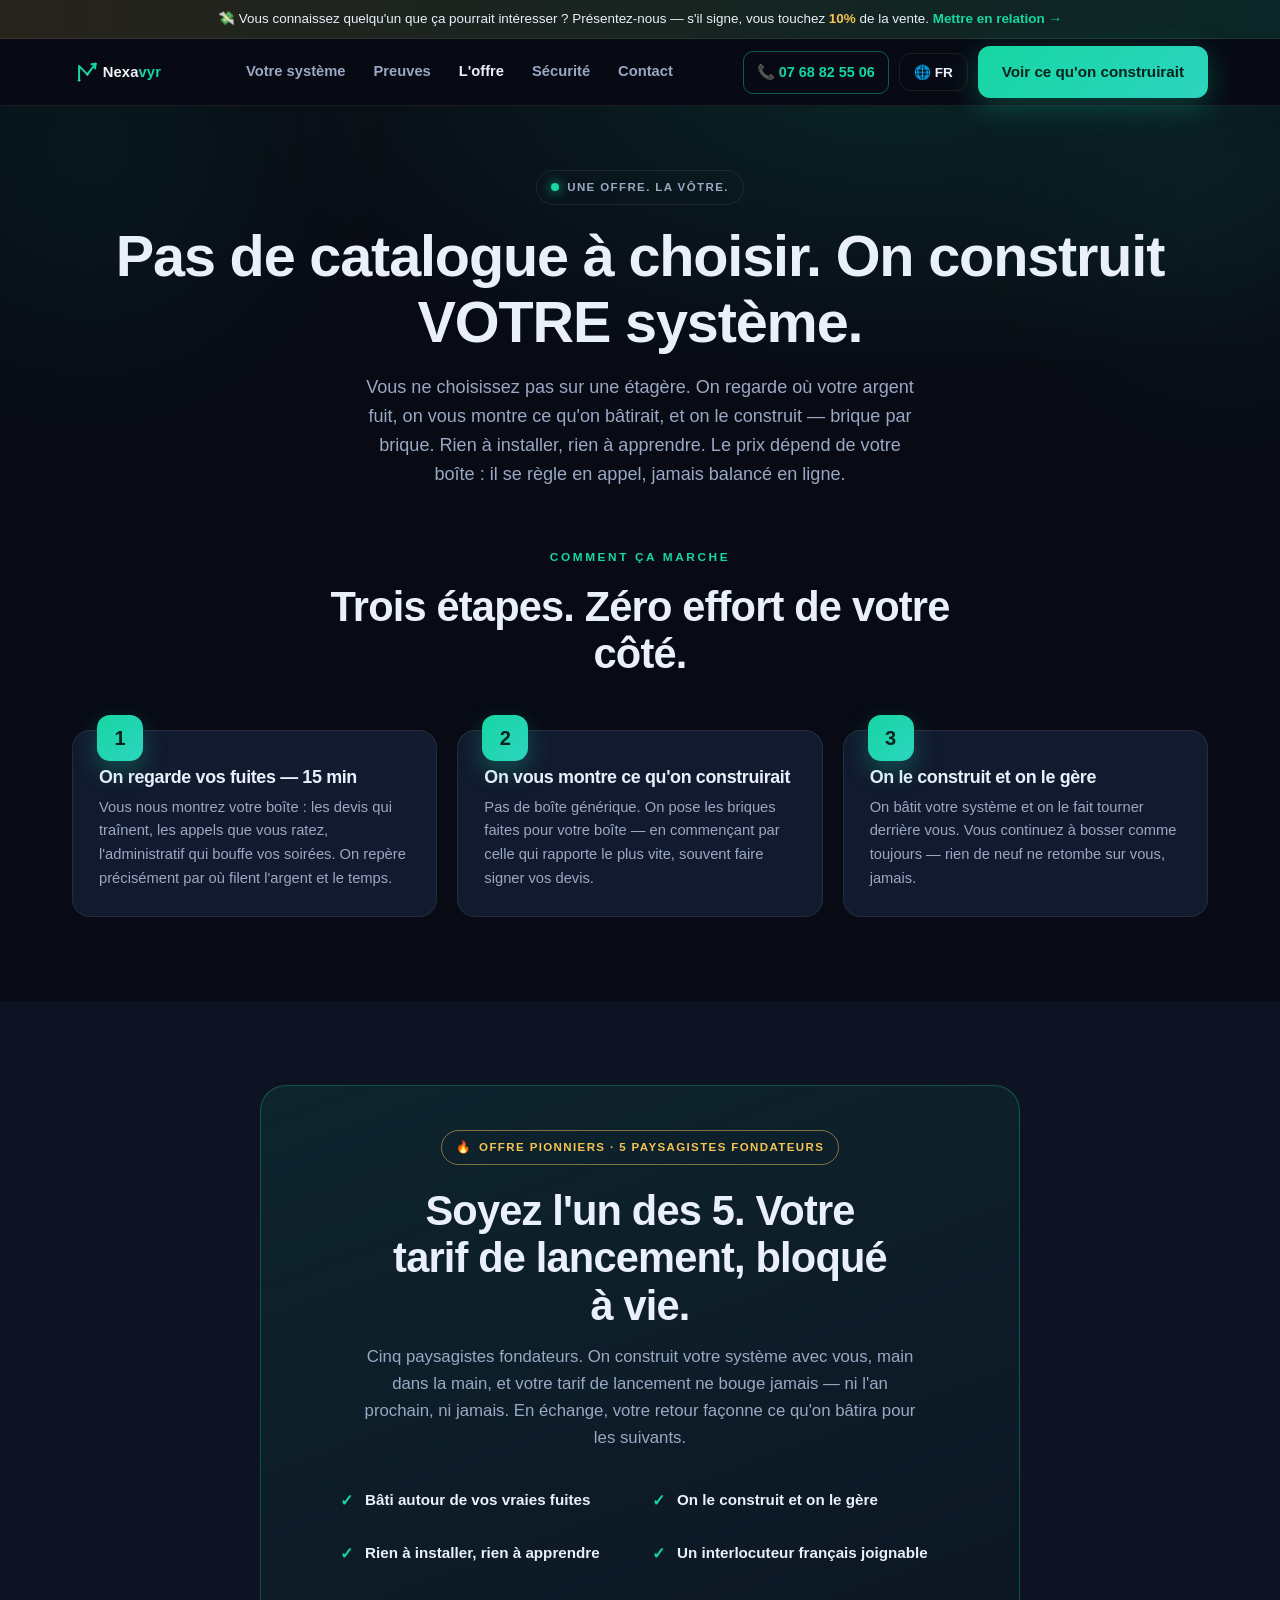
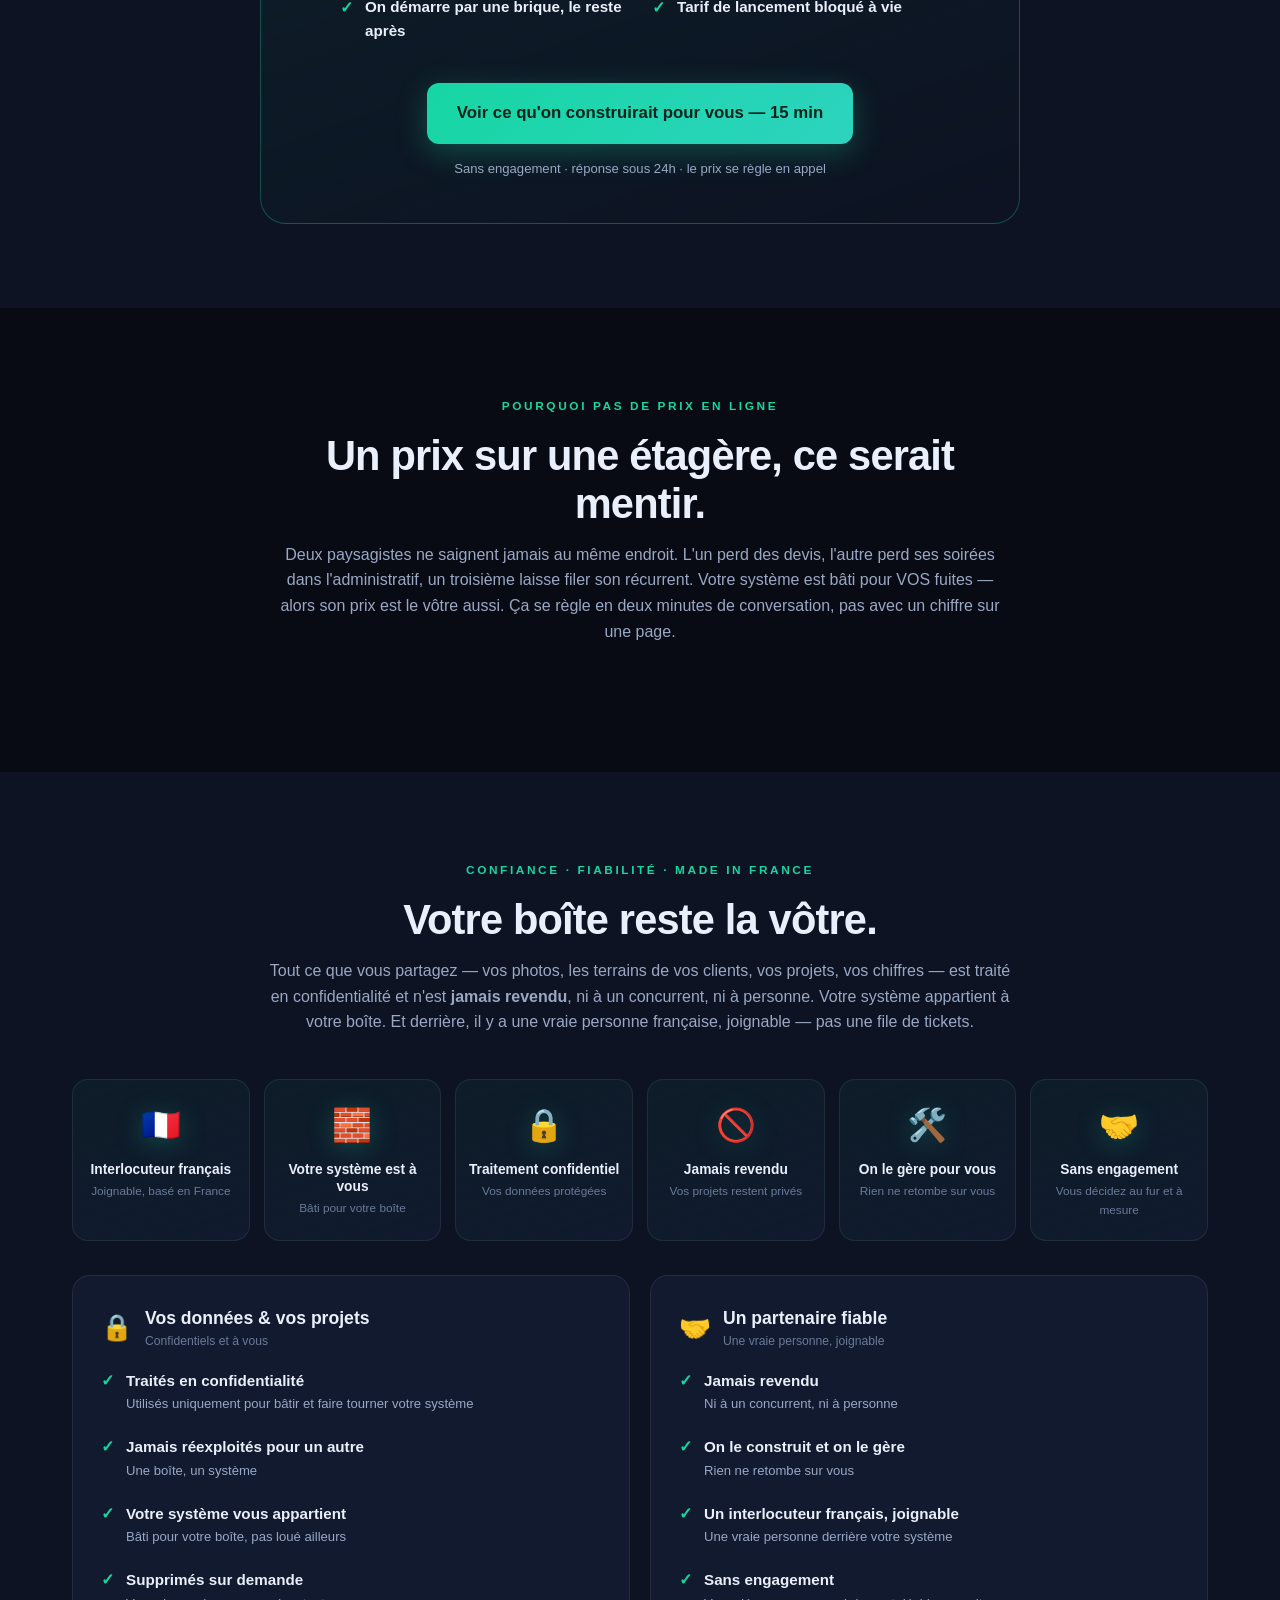
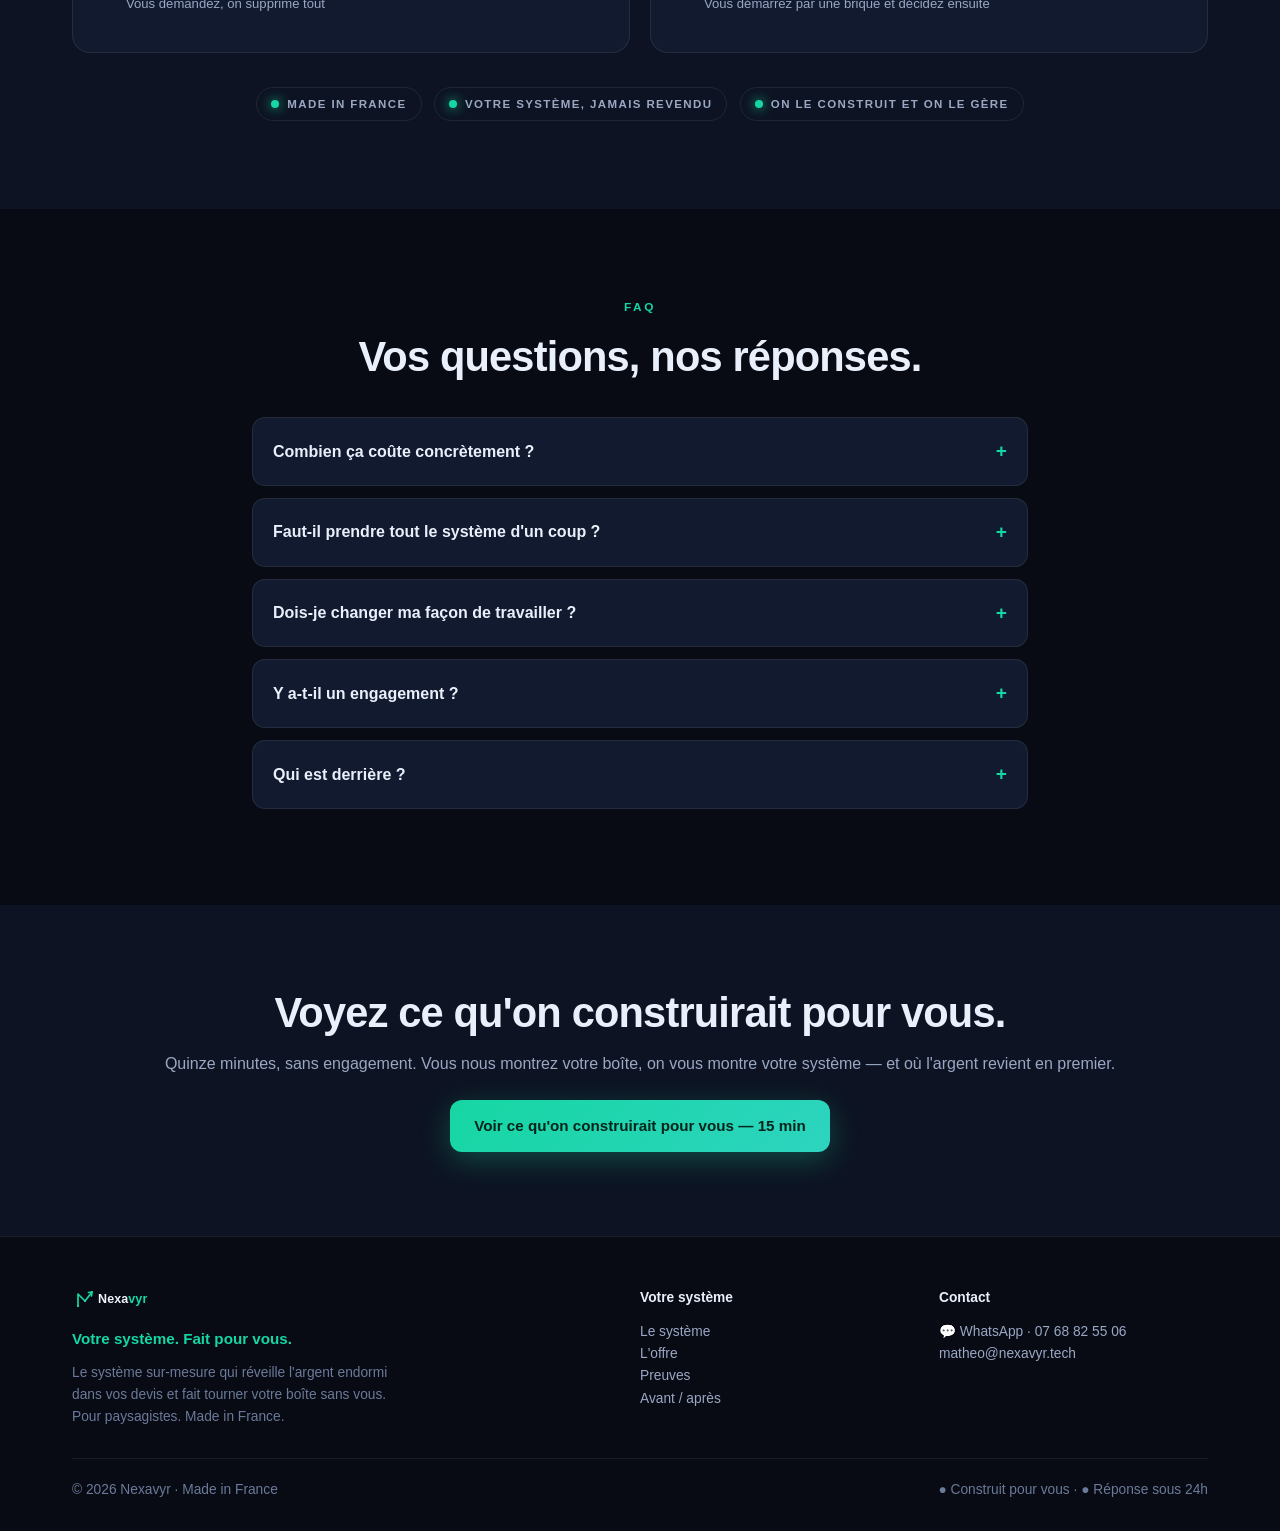
<file: tarifs.html>
<!DOCTYPE html>
<html lang="fr">
<head>
<meta charset="UTF-8">
<meta name="viewport" content="width=device-width, initial-scale=1">
<title>L'offre · On construit VOTRE système · Nexavyr</title>
<meta name="description" content="Une seule offre : on construit VOTRE système sur-mesure, brique par brique. On regarde vos fuites en 15 min, on vous montre ce qu'on bâtirait, on le construit et on le gère. Offre pionniers. Le prix se discute en RDV.">
<link rel="icon" type="image/svg+xml" href="favicon.svg">
<link rel="stylesheet" href="style.css">
<style>
  .steps3{grid-template-columns:repeat(3,1fr);counter-reset:st}
  @media(max-width:820px){.steps3{grid-template-columns:1fr}}
  .stepc{position:relative;padding-top:30px}
  .stepc .no{position:absolute;top:-16px;left:24px;width:46px;height:46px;border-radius:13px;background:var(--grad);color:#04231b;font-weight:900;font-size:1.25rem;display:flex;align-items:center;justify-content:center;box-shadow:0 10px 24px rgba(22,214,163,.28)}
  .stepc h3{font-size:1.12rem;margin:6px 0 8px}
  .stepc p{color:var(--muted);font-size:.92rem}
  .offer-box{background:linear-gradient(160deg,rgba(22,214,163,.09),var(--bg2));border:1px solid rgba(22,214,163,.3);border-radius:26px;padding:44px 34px;max-width:760px;margin:0 auto;text-align:center}
  .offer-box .checks{display:grid;grid-template-columns:1fr 1fr;gap:8px 24px;max-width:600px;margin:26px auto 0;text-align:left}
  @media(max-width:600px){.offer-box .checks{grid-template-columns:1fr}}
</style>
</head>
<body>

<div class="promo-bar" data-en="💸 Know someone this could help? Introduce them — if they sign, you earn <b>10%</b> of the sale. <a href='contact.html'>Refer someone →</a>">💸 Vous connaissez quelqu'un que ça pourrait intéresser ? Présentez-nous — s'il signe, vous touchez <b>10%</b> de la vente. <a href="contact.html">Mettre en relation →</a></div>

<header>
  <div class="wrap"><nav>
    <a class="logo" href="index.html"><img src="logo.svg" alt="Nexavyr" style="height:26px;display:block"></a>
    <div class="nav-links">
      <a href="produit.html" data-en="Your system">Votre système</a>
      <a href="preuves.html" data-en="Proof">Preuves</a>
      <a href="tarifs.html" class="active" data-en="The offer">L'offre</a>
      <a href="tarifs.html#securite" data-en="Security">Sécurité</a>
      <a href="contact.html" data-en="Contact">Contact</a>
    </div>
    <div class="nav-cta">
      <a href="tel:+33768825506" class="nav-call">📞 07 68 82 55 06</a>
      <button class="btn btn-gho lang-btn" onclick="nxToggleLang()">🌐 FR</button>
      <a href="https://cal.eu/matheo-nexavyr/decouverte" target="_blank" rel="noopener" class="btn btn-pri" data-en="See what we'd build">Voir ce qu'on construirait</a>
    </div>
  </nav></div>
</header>

<!-- HERO -->
<section class="page-hero">
  <div class="wrap center">
    <span class="pill"><span class="dot"></span> <span data-en="One offer. Yours.">Une offre. La vôtre.</span></span>
    <h1 style="margin-top:18px" data-en="No menu of options. We build YOUR system.">Pas de catalogue à choisir. On construit VOTRE système.</h1>
    <p class="lead" style="margin:18px auto 0" data-en="You don't pick from a shelf. We look at where your money leaks, we show you what we'd build, and we build it — brick by brick. Nothing to install, nothing to learn. The price depends on your business, so it's settled in the call — never thrown around online.">Vous ne choisissez pas sur une étagère. On regarde où votre argent fuit, on vous montre ce qu'on bâtirait, et on le construit — brique par brique. Rien à installer, rien à apprendre. Le prix dépend de votre boîte : il se règle en appel, jamais balancé en ligne.</p>
  </div>
</section>

<!-- COMMENT ÇA MARCHE -->
<section style="padding-top:24px">
  <div class="wrap">
    <div class="center" style="max-width:720px;margin:0 auto 52px">
      <span class="eyebrow" data-en="How it works">Comment ça marche</span>
      <h2 data-en="Three steps. Zero effort on your side.">Trois étapes. Zéro effort de votre côté.</h2>
    </div>
    <div class="grid steps3">
      <div class="card stepc reveal">
        <div class="no">1</div>
        <h3 data-en="We look at your leaks — 15 min">On regarde vos fuites — 15 min</h3>
        <p data-en="You show us your business: the quotes that stall, the calls you miss, the admin that eats your evenings. We spot exactly where the money and the time walk out.">Vous nous montrez votre boîte : les devis qui traînent, les appels que vous ratez, l'administratif qui bouffe vos soirées. On repère précisément par où filent l'argent et le temps.</p>
      </div>
      <div class="card stepc reveal">
        <div class="no">2</div>
        <h3 data-en="We show you what we'd build">On vous montre ce qu'on construirait</h3>
        <p data-en="No generic box. We lay out the bricks made for your business — starting with the one that brings money back the fastest, usually getting your quotes signed.">Pas de boîte générique. On pose les briques faites pour votre boîte — en commençant par celle qui rapporte le plus vite, souvent faire signer vos devis.</p>
      </div>
      <div class="card stepc reveal">
        <div class="no">3</div>
        <h3 data-en="We build it and we run it">On le construit et on le gère</h3>
        <p data-en="We build your system and keep it running behind you. You keep working the way you always have — nothing new lands on your plate, ever.">On bâtit votre système et on le fait tourner derrière vous. Vous continuez à bosser comme toujours — rien de neuf ne retombe sur vous, jamais.</p>
      </div>
    </div>
  </div>
</section>

<!-- L'OFFRE UNIQUE -->
<section style="background:var(--bg2)">
  <div class="wrap">
    <div class="offer-box reveal">
      <span class="pill" style="border-color:rgba(245,196,81,.5);color:var(--gold)">🔥 <span data-en="Founders offer · 5 founding landscapers">Offre pionniers · 5 paysagistes fondateurs</span></span>
      <h2 style="margin:22px auto 14px;max-width:22ch" data-en="Be one of the 5. Your launch rate, locked for life.">Soyez l'un des 5. Votre tarif de lancement, bloqué à vie.</h2>
      <p class="muted" style="max-width:560px;margin:0 auto;font-size:1.05rem" data-en="Five founding landscapers. We build your system with you, hand in hand, and your launch rate never moves — not next year, not ever. In exchange, your feedback shapes what we build for the next ones.">Cinq paysagistes fondateurs. On construit votre système avec vous, main dans la main, et votre tarif de lancement ne bouge jamais — ni l'an prochain, ni jamais. En échange, votre retour façonne ce qu'on bâtira pour les suivants.</p>
      <div class="checks">
        <div class="check"><span class="ck">✓</span><b data-en="Built around your real leaks">Bâti autour de vos vraies fuites</b></div>
        <div class="check"><span class="ck">✓</span><b data-en="We build it and we run it">On le construit et on le gère</b></div>
        <div class="check"><span class="ck">✓</span><b data-en="Nothing to install, nothing to learn">Rien à installer, rien à apprendre</b></div>
        <div class="check"><span class="ck">✓</span><b data-en="A reachable French contact">Un interlocuteur français joignable</b></div>
        <div class="check"><span class="ck">✓</span><b data-en="Start with one brick, add the rest later">On démarre par une brique, le reste après</b></div>
        <div class="check"><span class="ck">✓</span><b data-en="Launch rate locked for life">Tarif de lancement bloqué à vie</b></div>
      </div>
      <a href="https://cal.eu/matheo-nexavyr/decouverte" target="_blank" rel="noopener" class="btn btn-pri" style="margin-top:30px;font-size:1.05rem;padding:17px 30px" data-en="See what we'd build for you — 15 min">Voir ce qu'on construirait pour vous — 15 min</a>
      <p class="muted" style="font-size:.82rem;margin-top:14px" data-en="No commitment · reply within 24h · the price is settled in the call">Sans engagement · réponse sous 24h · le prix se règle en appel</p>
    </div>
  </div>
</section>

<!-- POURQUOI PAS DE PRIX EN LIGNE -->
<section>
  <div class="wrap">
    <div class="center" style="max-width:720px;margin:0 auto 44px">
      <span class="eyebrow" data-en="Why no price online">Pourquoi pas de prix en ligne</span>
      <h2 data-en="A price on a shelf would be a lie.">Un prix sur une étagère, ce serait mentir.</h2>
      <p class="muted" style="margin-top:14px" data-en="Two landscapers never bleed in the same place. One loses quotes, another loses evenings to admin, a third leaks recurring revenue. Your system is built for YOUR leaks — so its price is yours too. That's a two-minute conversation, not a number on a page.">Deux paysagistes ne saignent jamais au même endroit. L'un perd des devis, l'autre perd ses soirées dans l'administratif, un troisième laisse filer son récurrent. Votre système est bâti pour VOS fuites — alors son prix est le vôtre aussi. Ça se règle en deux minutes de conversation, pas avec un chiffre sur une page.</p>
    </div>
  </div>
</section>

<!-- SECURITE -->
<section id="securite" style="background:var(--bg2)">
  <div class="wrap">
    <div class="center" style="max-width:760px;margin:0 auto 44px">
      <span class="eyebrow" data-en="Trust · Reliability · Made in France">Confiance · Fiabilité · Made in France</span>
      <h2 data-en="Your business stays yours.">Votre boîte reste la vôtre.</h2>
      <p class="muted" style="margin-top:14px" data-en="Everything you share — your photos, your clients' plots, your projects, your numbers — is handled confidentially and <b>never resold</b>, not to a competitor, not to anyone. Your system belongs to your business. And there's a real French person behind it, reachable — not a ticket queue.">Tout ce que vous partagez — vos photos, les terrains de vos clients, vos projets, vos chiffres — est traité en confidentialité et n'est <b>jamais revendu</b>, ni à un concurrent, ni à personne. Votre système appartient à votre boîte. Et derrière, il y a une vraie personne française, joignable — pas une file de tickets.</p>
    </div>
    <div class="trust-badges">
      <div class="tbadge reveal"><span class="tb-ic">🇫🇷</span><b data-en="French contact">Interlocuteur français</b><small data-en="Reachable, France-based">Joignable, basé en France</small></div>
      <div class="tbadge reveal"><span class="tb-ic">🧱</span><b data-en="Your system is yours">Votre système est à vous</b><small data-en="Built for your business">Bâti pour votre boîte</small></div>
      <div class="tbadge reveal"><span class="tb-ic">🔒</span><b data-en="Confidential handling">Traitement confidentiel</b><small data-en="Your data protected">Vos données protégées</small></div>
      <div class="tbadge reveal"><span class="tb-ic">🚫</span><b data-en="Never resold">Jamais revendu</b><small data-en="Your projects stay private">Vos projets restent privés</small></div>
      <div class="tbadge reveal"><span class="tb-ic">🛠️</span><b data-en="We run it for you">On le gère pour vous</b><small data-en="Nothing lands on your plate">Rien ne retombe sur vous</small></div>
      <div class="tbadge reveal"><span class="tb-ic">🤝</span><b data-en="No commitment">Sans engagement</b><small data-en="You decide as you go">Vous décidez au fur et à mesure</small></div>
    </div>
    <div class="grid sec-grid">
      <div class="sec-card reveal">
        <div class="h"><span class="e">🔒</span><div><b data-en="Your data &amp; your projects">Vos données & vos projets</b><small data-en="Confidential and yours">Confidentiels et à vous</small></div></div>
        <div class="check"><span class="ck">✓</span><div><b data-en="Handled confidentially">Traités en confidentialité</b><small data-en="Only used to build and run your system">Utilisés uniquement pour bâtir et faire tourner votre système</small></div></div>
        <div class="check"><span class="ck">✓</span><div><b data-en="Never reused for anyone else">Jamais réexploités pour un autre</b><small data-en="One business, one system">Une boîte, un système</small></div></div>
        <div class="check"><span class="ck">✓</span><div><b data-en="Your system belongs to you">Votre système vous appartient</b><small data-en="Built for your business, not rented out">Bâti pour votre boîte, pas loué ailleurs</small></div></div>
        <div class="check"><span class="ck">✓</span><div><b data-en="Deleted on request">Supprimés sur demande</b><small data-en="You ask, we remove everything">Vous demandez, on supprime tout</small></div></div>
      </div>
      <div class="sec-card reveal">
        <div class="h"><span class="e">🤝</span><div><b data-en="A reliable partner">Un partenaire fiable</b><div><small data-en="A real person, reachable">Une vraie personne, joignable</small></div></div></div>
        <div class="check"><span class="ck">✓</span><div><b data-en="Never resold">Jamais revendu</b><small data-en="Not to a competitor, not to anyone">Ni à un concurrent, ni à personne</small></div></div>
        <div class="check"><span class="ck">✓</span><div><b data-en="We build it and we run it">On le construit et on le gère</b><small data-en="Nothing lands back on you">Rien ne retombe sur vous</small></div></div>
        <div class="check"><span class="ck">✓</span><div><b data-en="A French contact, directly reachable">Un interlocuteur français, joignable</b><small data-en="A real person behind your system">Une vraie personne derrière votre système</small></div></div>
        <div class="check"><span class="ck">✓</span><div><b data-en="No commitment">Sans engagement</b><small data-en="You start with one brick and decide from there">Vous démarrez par une brique et décidez ensuite</small></div></div>
      </div>
    </div>
    <div class="center" style="margin-top:30px">
      <span class="pill" style="margin:4px"><span class="dot"></span> Made in France</span>
      <span class="pill" style="margin:4px"><span class="dot"></span> <span data-en="Your system, never resold">Votre système, jamais revendu</span></span>
      <span class="pill" style="margin:4px"><span class="dot"></span> <span data-en="We build it and run it">On le construit et on le gère</span></span>
    </div>
  </div>
</section>

<!-- FAQ -->
<section>
  <div class="wrap" style="max-width:820px">
    <div class="center" style="margin-bottom:36px">
      <span class="eyebrow">FAQ</span>
      <h2 data-en="Your questions, our answers.">Vos questions, nos réponses.</h2>
    </div>
    <div class="faq-item"><div class="faq-q" onclick="this.parentElement.classList.toggle('open')"><span data-en="What does it actually cost?">Combien ça coûte concrètement ?</span><span class="pl">+</span></div><div class="faq-a" data-en="It depends on which bricks your business actually needs — that's why the figure is settled in a 15-min call, not thrown around online. The logic is simple: the first brick usually pays for itself with the quotes it gets signed.">Ça dépend des briques dont votre boîte a vraiment besoin — c'est pour ça que le montant se règle en appel de 15 min, pas balancé en ligne. La logique est simple : la première brique se rembourse souvent avec les devis qu'elle fait signer.</div></div>
    <div class="faq-item"><div class="faq-q" onclick="this.parentElement.classList.toggle('open')"><span data-en="Do I have to take the whole system at once?">Faut-il prendre tout le système d'un coup ?</span><span class="pl">+</span></div><div class="faq-a" data-en="No. We start with the brick that brings money back the fastest, and we add the rest when it makes sense for you. You never pay for what you're not using yet.">Non. On démarre par la brique qui rapporte le plus vite, et on ajoute le reste quand ça a du sens pour vous. Vous ne payez jamais ce que vous n'utilisez pas encore.</div></div>
    <div class="faq-item"><div class="faq-q" onclick="this.parentElement.classList.toggle('open')"><span data-en="Do I have to change how I work?">Dois-je changer ma façon de travailler ?</span><span class="pl">+</span></div><div class="faq-a" data-en="No. You keep working exactly as today. We build the system around you and run it — nothing to install, nothing new to learn.">Non. Vous continuez exactement comme aujourd'hui. On construit le système autour de vous et on le fait tourner — rien à installer, rien de neuf à apprendre.</div></div>
    <div class="faq-item"><div class="faq-q" onclick="this.parentElement.classList.toggle('open')"><span data-en="Is there a commitment?">Y a-t-il un engagement ?</span><span class="pl">+</span></div><div class="faq-a" data-en="No commitment. The 15-min call costs you nothing and commits you to nothing — you leave it knowing exactly what we'd build and where you'd get the money back first.">Pas d'engagement. L'appel de 15 min ne vous coûte rien et ne vous engage à rien — vous en ressortez en sachant exactement ce qu'on construirait et où vous récupérez l'argent en premier.</div></div>
    <div class="faq-item"><div class="faq-q" onclick="this.parentElement.classList.toggle('open')"><span data-en="Who's behind it?">Qui est derrière ?</span><span class="pl">+</span></div><div class="faq-a" data-en="Mathéo Maignan, founder of Nexavyr — a reachable French contact who builds your system and stays in the loop. Made in France.">Mathéo Maignan, fondateur de Nexavyr — un interlocuteur français joignable qui construit votre système et reste dans la boucle. Made in France.</div></div>
  </div>
</section>

<!-- CTA -->
<section style="background:var(--bg2)">
  <div class="wrap center">
    <h2 data-en="See what we'd build for you.">Voyez ce qu'on construirait pour vous.</h2>
    <p class="muted" style="margin:14px 0 24px" data-en="Fifteen minutes, no strings. You show us your business, we show you your system — and where the money comes back first.">Quinze minutes, sans engagement. Vous nous montrez votre boîte, on vous montre votre système — et où l'argent revient en premier.</p>
    <a href="https://cal.eu/matheo-nexavyr/decouverte" target="_blank" rel="noopener" class="btn btn-pri" data-en="See what we'd build for you — 15 min">Voir ce qu'on construirait pour vous — 15 min</a>
  </div>
</section>

<footer>
  <div class="wrap">
    <div class="foot-grid">
      <div>
        <div class="logo"><img src="logo.svg" alt="Nexavyr" style="height:22px"></div>
        <p style="color:#16d6a3;font-weight:700;margin:8px 0 0;font-size:.95rem" data-en="Your system. Built for you.">Votre système. Fait pour vous.</p>
        <p style="margin-top:10px;max-width:340px" data-en="The made-for-you system that wakes the money asleep in your quotes and keeps your business running without you. For landscapers. Made in France.">Le système sur-mesure qui réveille l'argent endormi dans vos devis et fait tourner votre boîte sans vous. Pour paysagistes. Made in France.</p>
      </div>
      <div><b style="color:var(--txt);display:block;margin-bottom:12px" data-en="Your system">Votre système</b>
        <a href="produit.html" data-en="The system">Le système</a><br><a href="tarifs.html" data-en="The offer">L'offre</a><br><a href="preuves.html" data-en="Proof">Preuves</a><br><a href="montage-chantier.html" data-en="Before / after">Avant / après</a></div>
      <div><b style="color:var(--txt);display:block;margin-bottom:12px" data-en="Contact">Contact</b>
        <a href="https://wa.me/33768825506">💬 WhatsApp · 07 68 82 55 06</a><br><a href="mailto:matheo@nexavyr.tech">matheo@nexavyr.tech</a></div>
    </div>
    <div class="foot-bottom"><span data-en="© 2026 Nexavyr · Made in France">© 2026 Nexavyr · Made in France</span><span data-en="● Built for you · ● Reply within 24h">● Construit pour vous · ● Réponse sous 24h</span></div>
  </div>
</footer>

<script src="i18n.js"></script>
<script>
  (function(){
    var els=document.querySelectorAll('.reveal');
    if('IntersectionObserver' in window){
      var io=new IntersectionObserver(function(es){es.forEach(function(e){if(e.isIntersecting)e.target.classList.add('in');});},{threshold:.12});
      els.forEach(function(el){io.observe(el);});
    } else { els.forEach(function(el){el.classList.add('in');}); }
    setTimeout(function(){ if(!document.querySelector('.reveal.in')){ els.forEach(function(el){el.classList.add('in');}); } },1600);
  })();
</script>
</body>
</html>
</file>
<file: style.css>
/* ===== NEXAVYR — feuille de style partagée ===== */
:root{
  --bg:#080b14; --bg2:#0d1322; --card:#111a2e; --card2:#16213a;
  --line:rgba(255,255,255,.08); --txt:#eaf0fb; --muted:#9aa8c4; --dim:#6b7a99;
  --acc:#16d6a3; --acc2:#2dd4bf; --gold:#f5c451; --red:#ff6b6b;
  --grad:linear-gradient(135deg,#16d6a3,#2dd4bf);
}
*{margin:0;padding:0;box-sizing:border-box}
html{scroll-behavior:smooth}
body{font-family:-apple-system,BlinkMacSystemFont,"Segoe UI",Roboto,Helvetica,Arial,sans-serif;background:var(--bg);color:var(--txt);line-height:1.6;overflow-x:hidden}
a{color:inherit;text-decoration:none}
.wrap{max-width:1180px;margin:0 auto;padding:0 22px}
section{padding:84px 0;position:relative}
h1,h2,h3{line-height:1.15;font-weight:800;letter-spacing:-.02em}
h1{font-size:clamp(2.1rem,5.2vw,3.6rem)}
h2{font-size:clamp(1.7rem,3.6vw,2.6rem)}
.eyebrow{font-size:.74rem;letter-spacing:.22em;text-transform:uppercase;color:var(--acc);font-weight:700;margin-bottom:16px;display:inline-block}
.muted{color:var(--muted)}
.center{text-align:center}
.btn{display:inline-flex;align-items:center;gap:8px;padding:14px 24px;border-radius:12px;font-weight:700;font-size:.95rem;transition:.2s;cursor:pointer;border:none}
.btn-pri{background:var(--grad);color:#04231b;box-shadow:0 8px 30px rgba(22,214,163,.28)}
.btn-pri:hover{transform:translateY(-2px);box-shadow:0 12px 38px rgba(22,214,163,.4)}
.btn-gho{background:transparent;color:var(--txt);border:1px solid var(--line)}
.btn-gho:hover{border-color:var(--acc);color:var(--acc)}
.grid{display:grid;gap:20px;align-items:start}
.card{background:var(--card);border:1px solid var(--line);border-radius:18px;padding:26px}
/* micro-interaction survol cartes (sobre, premium) */
.card,.feat,.opt{transition:transform .22s ease,box-shadow .22s ease,border-color .22s ease}
.card:hover,.feat:hover,.opt:hover{transform:translateY(-3px);box-shadow:0 14px 34px rgba(0,0,0,.32);border-color:rgba(22,214,163,.22)}
@media(prefers-reduced-motion:reduce){.card:hover,.feat:hover,.opt:hover{transform:none}}
.pill{display:inline-flex;align-items:center;gap:8px;font-size:.72rem;font-weight:700;letter-spacing:.12em;text-transform:uppercase;padding:7px 14px;border-radius:999px;border:1px solid var(--line);color:var(--muted)}
.dot{width:8px;height:8px;border-radius:50%;background:var(--acc);box-shadow:0 0 12px var(--acc);display:inline-block}

/* NAV */
header{position:sticky;top:0;z-index:50;backdrop-filter:blur(14px);background:rgba(8,11,20,.78);border-bottom:1px solid var(--line)}
nav{display:flex;align-items:center;justify-content:space-between;height:66px}
.logo{font-weight:900;font-size:1.25rem;letter-spacing:-.03em}
.logo span{background:var(--grad);-webkit-background-clip:text;background-clip:text;color:transparent}
.nav-links{display:flex;gap:28px;font-size:.92rem;color:var(--muted);font-weight:600}
.nav-links a:hover,.nav-links a.active{color:var(--txt)}
.nav-cta{display:flex;gap:10px;align-items:center}
.lang-btn{padding:10px 14px;font-size:.85rem;cursor:pointer}
.nav-call{display:inline-flex;align-items:center;gap:7px;padding:9px 13px;border-radius:10px;font-weight:800;font-size:.9rem;border:1px solid rgba(22,214,163,.4);color:var(--acc);white-space:nowrap}
.nav-call:hover{background:rgba(22,214,163,.1)}
@media(max-width:520px){.nav-call{font-size:.8rem;padding:8px 10px}}
@media(max-width:860px){.nav-links{display:none}.nav-cta .btn-gho:not(.lang-btn){display:none}}

/* bandeau parrainage */
.promo-bar{background:linear-gradient(90deg,rgba(245,196,81,.13),rgba(22,214,163,.13));border-bottom:1px solid var(--line);text-align:center;font-size:.84rem;color:var(--txt);padding:9px 16px;line-height:1.5}
.promo-bar b{color:var(--gold)}
.promo-bar a{color:var(--acc);font-weight:700;white-space:nowrap}

/* sections génériques */
.lead{font-size:1.13rem;color:var(--muted);max-width:560px}
.page-hero{padding:64px 0 30px;position:relative;overflow:hidden;background:radial-gradient(1100px 520px at 70% -8%,rgba(22,214,163,.12),transparent 60%)}
.page-hero::before,.page-hero::after{content:"";position:absolute;border-radius:50%;filter:blur(70px);opacity:.16;pointer-events:none;z-index:0}
.page-hero::before{width:42vmax;height:42vmax;left:-14vmax;top:-18vmax;background:radial-gradient(circle,rgba(22,214,163,.55),transparent 70%);animation:nxglow1 26s ease-in-out infinite}
.page-hero::after{width:36vmax;height:36vmax;right:-14vmax;top:-10vmax;background:radial-gradient(circle,rgba(45,212,191,.45),transparent 70%);animation:nxglow2 32s ease-in-out infinite}
.page-hero>.wrap{position:relative;z-index:1}
@keyframes nxglow1{0%,100%{transform:translate(0,0)}50%{transform:translate(5vmax,3vmax)}}
@keyframes nxglow2{0%,100%{transform:translate(0,0)}50%{transform:translate(-4vmax,3vmax)}}
@media(prefers-reduced-motion:reduce){.page-hero::before,.page-hero::after{animation:none}}
.reveal{opacity:0;transform:translateY(22px);transition:.7s}
.reveal.in{opacity:1;transform:none}

/* grilles utilitaires */
.g2{grid-template-columns:repeat(2,1fr)}
.g3{grid-template-columns:repeat(3,1fr)}
.g4{grid-template-columns:repeat(4,1fr)}
@media(max-width:900px){.g3,.g4{grid-template-columns:repeat(2,1fr)}}
@media(max-width:680px){.g2,.g3,.g4{grid-template-columns:1fr}}

/* options / features cards */
.opt{position:relative}
.opt .ic{font-size:1.6rem}
.opt h3{font-size:1.05rem;margin:10px 0 6px}
.opt p{color:var(--muted);font-size:.88rem}
.opt.killer{border-color:rgba(22,214,163,.4);background:linear-gradient(160deg,rgba(22,214,163,.07),var(--card))}
.opt .flag{position:absolute;top:16px;right:16px;font-size:.6rem;font-weight:800;letter-spacing:.1em;color:var(--acc);border:1px solid rgba(22,214,163,.4);padding:3px 8px;border-radius:6px}

/* checklist */
.check{display:flex;gap:12px;align-items:flex-start;padding:10px 0}
.check .ck{color:var(--acc);font-weight:900;flex-shrink:0}
.check b{font-size:.95rem}
.check small{color:var(--muted);font-size:.82rem;display:block}

/* trust badges (logos sécurité visuels) */
.trust-badges{display:grid;grid-template-columns:repeat(6,1fr);gap:14px;margin-bottom:34px}
@media(max-width:900px){.trust-badges{grid-template-columns:repeat(3,1fr)}}
@media(max-width:560px){.trust-badges{grid-template-columns:repeat(2,1fr)}}
.tbadge{text-align:center;padding:20px 12px;border:1px solid var(--line);border-radius:16px;background:linear-gradient(160deg,rgba(22,214,163,.05),var(--card));transition:.2s}
.tbadge:hover{border-color:rgba(22,214,163,.45);transform:translateY(-3px)}
.tbadge .tb-ic{font-size:2rem;display:block;margin-bottom:10px;filter:drop-shadow(0 4px 12px rgba(22,214,163,.25))}
.tbadge b{font-size:.86rem;display:block;line-height:1.25}
.tbadge small{color:var(--dim);font-size:.74rem;display:block;margin-top:4px}

/* security blocks */
.sec-grid{grid-template-columns:repeat(2,1fr)}
@media(max-width:760px){.sec-grid{grid-template-columns:1fr}}
.sec-card{background:var(--card);border:1px solid var(--line);border-radius:18px;padding:28px}
.sec-card .h{display:flex;align-items:center;gap:12px;margin-bottom:6px}
.sec-card .h .e{font-size:1.6rem}
.sec-card .h b{font-size:1.1rem}
.sec-card .h small{display:block;color:var(--dim);font-size:.76rem}

/* ROI */
.roi-box{background:linear-gradient(160deg,#13203a,#0d1322);border:1px solid var(--line);border-radius:22px;padding:34px;display:grid;grid-template-columns:1fr 1fr;gap:34px;align-items:center}
@media(max-width:820px){.roi-box{grid-template-columns:1fr}}
.roi-ctrl label{display:block;font-size:.86rem;color:var(--muted);margin:18px 0 8px;font-weight:600}
.roi-ctrl input[type=range]{width:100%;accent-color:var(--acc)}
.roi-ctrl .val{font-weight:800;color:var(--acc);font-size:1.1rem}
.roi-out{text-align:center}
.roi-out .big{font-size:3.2rem;font-weight:900;background:var(--grad);-webkit-background-clip:text;background-clip:text;color:transparent;line-height:1}
.roi-sub{display:flex;gap:14px;justify-content:center;margin-top:18px}
.roi-sub div{flex:1;border:1px solid var(--line);border-radius:12px;padding:12px}
.roi-sub .v{font-size:1.4rem;font-weight:800}
.roi-sub .k{font-size:.74rem;color:var(--dim)}

/* FAQ */
.faq-item{border:1px solid var(--line);border-radius:13px;margin-bottom:12px;overflow:hidden;background:var(--card)}
.faq-q{padding:18px 20px;font-weight:700;cursor:pointer;display:flex;justify-content:space-between;gap:12px;align-items:center}
.faq-a{padding:0 20px;max-height:0;overflow:hidden;color:var(--muted);font-size:.92rem;transition:.3s}
.faq-item.open .faq-a{max-height:320px;padding:0 20px 18px}
.faq-item.open .faq-q .pl{transform:rotate(45deg)}
.pl{transition:.2s;color:var(--acc);font-size:1.2rem}

/* audio (cas réels) */
.audio-item{display:flex;align-items:center;gap:14px;padding:14px;border:1px solid var(--line);border-radius:13px;margin-bottom:10px;background:rgba(255,255,255,.02)}
.audio-item:hover{border-color:var(--acc)}
.play{width:42px;height:42px;border-radius:50%;background:var(--grad);display:flex;align-items:center;justify-content:center;color:#04231b;flex-shrink:0;cursor:pointer}
.audio-item .meta{flex:1}.audio-item .meta b{display:block;font-size:.95rem}
.audio-item .meta small{color:var(--dim)}

/* canaux */
.chan .ic{font-size:1.7rem}.chan h3{font-size:1.05rem;margin:10px 0 6px}
.chan small{color:var(--acc);font-size:.78rem;display:block;margin-top:8px}

/* testimonials */
.quote{font-style:italic;color:var(--muted);font-size:.95rem}
.quote-foot{margin-top:16px;font-style:normal;font-size:.82rem;color:var(--dim)}

/* contact form */
.field{display:flex;flex-direction:column}
.field label{font-size:.8rem;color:var(--muted);margin-bottom:6px}
.field input,.field select,.field textarea{background:var(--bg2);border:1px solid var(--line);border-radius:10px;padding:12px;color:var(--txt);font-size:.92rem;font-family:inherit}
.field input:focus,.field select:focus,.field textarea:focus{outline:none;border-color:var(--acc)}
.full{grid-column:1/-1}

/* 3 formules (good-better-best) */
.formules{grid-template-columns:repeat(3,1fr);align-items:stretch}
@media(max-width:900px){.formules{grid-template-columns:1fr}}
.formule{display:flex;flex-direction:column;position:relative}
.formule .reco{position:absolute;top:-13px;left:50%;transform:translateX(-50%);background:var(--grad);color:#04231b;font-size:.66rem;font-weight:800;letter-spacing:.1em;text-transform:uppercase;padding:6px 14px;border-radius:999px;white-space:nowrap}
.formule.best{border-color:rgba(22,214,163,.5);background:linear-gradient(160deg,rgba(22,214,163,.08),var(--card));box-shadow:0 20px 50px rgba(22,214,163,.12)}
@media(min-width:901px){.formule.best{transform:scale(1.04)}}
.formule h3{font-size:1.25rem;margin-bottom:2px}
.formule .tag{color:var(--acc);font-size:.84rem;font-weight:700;margin-bottom:12px;display:block}
.formule .desc{color:var(--muted);font-size:.9rem;margin-bottom:14px}
.formule .check{padding:7px 0}
.formule .btn{margin-top:auto}

/* footer */
footer{border-top:1px solid var(--line);padding:50px 0 30px;color:var(--dim);font-size:.86rem}
.foot-grid{display:grid;grid-template-columns:2fr 1fr 1fr;gap:30px;margin-bottom:30px}
@media(max-width:760px){.foot-grid{grid-template-columns:1fr}}
footer a{color:var(--muted)}footer a:hover{color:var(--acc)}
.foot-bottom{border-top:1px solid var(--line);padding-top:20px;display:flex;justify-content:space-between;flex-wrap:wrap;gap:10px;}
.sys-grid .lead-brick{grid-column:1/-1}
.sys-grid .lead-brick .bimg img{width:100%;max-height:220px;object-fit:cover;border-radius:14px;display:block}
</file>
